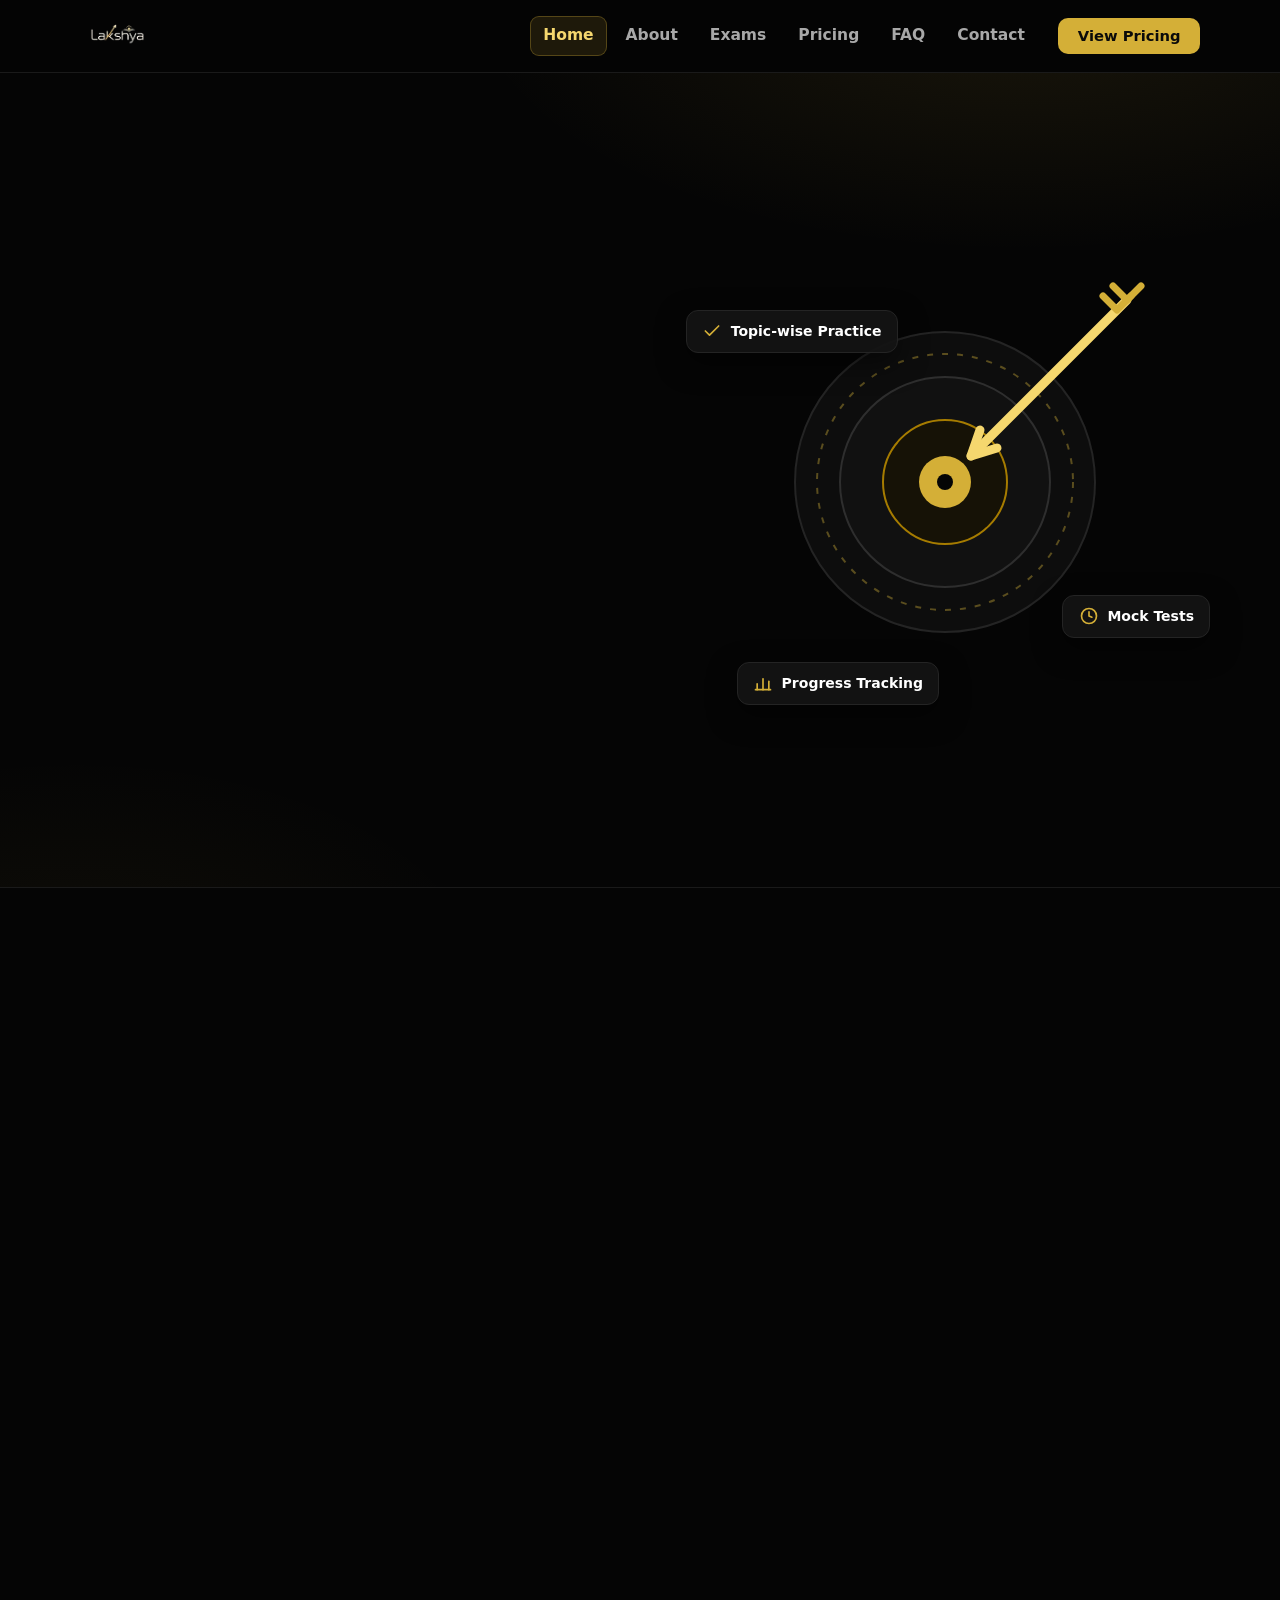
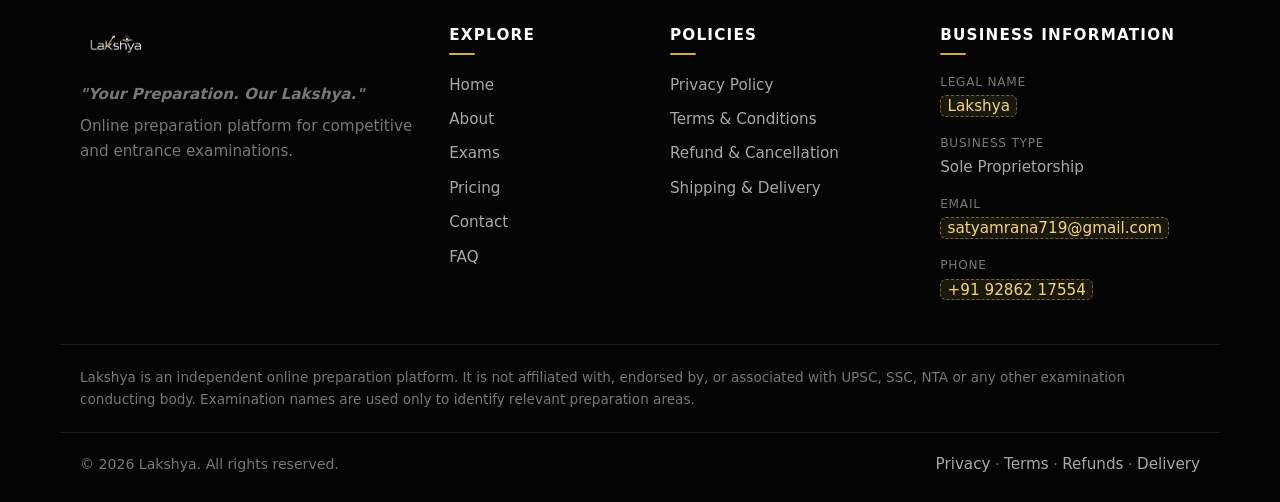
<file: index.html>
<!DOCTYPE html>
<html lang="en">
<head>
  <meta charset="UTF-8">
  <meta http-equiv="Content-Security-Policy" content="default-src 'self'; script-src 'self'; style-src 'self'; img-src 'self' data:; font-src 'self'; connect-src 'self'; form-action 'self'; base-uri 'self'; object-src 'none'">
  <meta name="viewport" content="width=device-width, initial-scale=1.0">
  <title>Lakshya — Online Exam Preparation for NDA, CDS &amp; SSC GD</title>
  <meta name="description" content="Lakshya is an online preparation platform offering structured study resources, practice questions, mock tests and previous-year question practice for NDA, CDS and SSC GD.">
  <link rel="canonical" href="https://www.REPLACE-WITH-YOUR-DOMAIN.com/">
  <meta name="robots" content="index, follow">
  <meta property="og:type" content="website">
  <meta property="og:site_name" content="Lakshya">
  <meta property="og:title" content="Lakshya — Online Exam Preparation Platform">
  <meta property="og:description" content="Structured online preparation resources for NDA, CDS and SSC GD. Prepare Smarter. Aim Higher. Achieve Your Lakshya.">
  <meta property="og:url" content="https://www.REPLACE-WITH-YOUR-DOMAIN.com/">
  <meta property="og:image" content="https://www.REPLACE-WITH-YOUR-DOMAIN.com/assets/og-image.png">
  <meta property="og:image:width" content="1200">
  <meta property="og:image:height" content="630">
  <meta property="og:locale" content="en_IN">
  <meta name="twitter:card" content="summary_large_image">
  <meta name="twitter:title" content="Lakshya — Online Exam Preparation Platform">
  <meta name="twitter:description" content="Structured online preparation resources for NDA, CDS and SSC GD.">
  <meta name="twitter:image" content="https://www.REPLACE-WITH-YOUR-DOMAIN.com/assets/og-image.png">
  <link rel="icon" type="image/svg+xml" href="assets/favicon.svg">
  <link rel="apple-touch-icon" href="assets/apple-touch-icon.png">
  <meta name="theme-color" content="#050505">
  <link rel="stylesheet" href="css/styles.css">
  <script type="application/ld+json">
  {
    "@context": "https://schema.org",
    "@type": "Organization",
    "name": "Lakshya",
    "description": "Online preparation platform for competitive and entrance examinations.",
    "url": "https://www.REPLACE-WITH-YOUR-DOMAIN.com/"
  }
  </script>
</head>
<body>
  <a class="skip-link" href="#main">Skip to main content</a>

  <header class="site-header">
    <div class="container header-inner">
      <a class="brand" href="index.html" aria-label="Lakshya — Home">
        <img class="brand-logo" src="assets/logo.png" alt="Lakshya" width="167" height="92">
      </a>
      <nav class="site-nav" id="site-nav" aria-label="Main navigation">
        <ul>
          <li><a href="index.html" aria-current="page">Home</a></li>
          <li><a href="about.html">About</a></li>
          <li><a href="exams.html">Exams</a></li>
          <li><a href="pricing.html">Pricing</a></li>
          <li><a href="faq.html">FAQ</a></li>
          <li><a href="contact.html">Contact</a></li>
        </ul>
        <div class="nav-cta-wrap">
          <a class="btn btn-accent" href="https://github.com/semwalsuraj707-cloud/lakshyaweb/releases/latest/download/app-release.apk">Download Apk, V 1.0.0</a>
          <a class="btn btn-accent" href="pricing.html">View Pricing</a>
        </div>
      </nav>
      <a class="btn btn-accent btn-sm header-cta" href="pricing.html">View Pricing</a>
      <button class="nav-toggle" type="button" aria-expanded="false" aria-controls="site-nav">
        <span class="visually-hidden">Toggle navigation menu</span>
        <svg class="icon i-menu" viewBox="0 0 24 24" fill="none" stroke="currentColor" stroke-width="2" stroke-linecap="round" aria-hidden="true" focusable="false"><line x1="4" y1="7" x2="20" y2="7"/><line x1="4" y1="12" x2="20" y2="12"/><line x1="4" y1="17" x2="20" y2="17"/></svg>
        <svg class="icon i-close" viewBox="0 0 24 24" fill="none" stroke="currentColor" stroke-width="2" stroke-linecap="round" aria-hidden="true" focusable="false"><line x1="6" y1="6" x2="18" y2="18"/><line x1="18" y1="6" x2="6" y2="18"/></svg>
      </button>
    </div>
  </header>

  <main id="main">

    <!-- ================= HERO ================= -->
    <section class="hero">
      <div class="container hero-inner">
        <div class="hero-copy" data-reveal>
          <span class="eyebrow">Online Exam Preparation Platform</span>
          <h1>Prepare Smarter. Aim Higher. Achieve Your <span class="accent">Lakshya</span>.</h1>
          <p class="lead">Lakshya provides structured online preparation resources for India's leading competitive and entrance examinations — NDA, CDS and SSC GD — so you can prepare systematically, practise consistently and track your progress.</p>
          <div class="hero-ctas">
            <a class="btn btn-primary" href="exams.html">Explore Exams
              <svg class="icon" viewBox="0 0 24 24" fill="none" stroke="currentColor" stroke-width="2" stroke-linecap="round" stroke-linejoin="round" aria-hidden="true" focusable="false"><line x1="5" y1="12" x2="19" y2="12"/><polyline points="12 5 19 12 12 19"/></svg>
            </a>
            <a class="btn btn-primary" href="https://github.com/semwalsuraj707-cloud/lakshyaweb/releases/latest/download/app-release.apk">
              Download Apk, V 1.0.0
              <svg class="icon" viewBox="0 0 24 24" fill="none" stroke="currentColor" stroke-width="2" stroke-linecap="round" stroke-linejoin="round" aria-hidden="true" focusable="false"><path d="M21 15v4a2 2 0 0 1-2 2H5a2 2 0 0 1-2-2v-4"/><polyline points="7 10 12 15 17 10"/><line x1="12" y1="15" x2="12" y2="3"/></svg>
            </a>
            <a class="btn btn-outline" href="pricing.html">View Pricing</a>
          </div>
          <p class="hero-note">Self-paced digital learning resources. Lakshya is an independent platform and is not affiliated with any examination conducting body.</p>
        </div>

        <div class="hero-visual" aria-hidden="true">
          <div class="target-wrap">
            <svg viewBox="0 0 420 420" focusable="false">
              <circle cx="210" cy="210" r="150" fill="#0d0d0d"/>
              <circle cx="210" cy="210" r="150" fill="none" stroke="#242424" stroke-width="2"/>
              <circle cx="210" cy="210" r="128" fill="none" stroke="#5a4d1e" stroke-width="2" stroke-dasharray="6 9"/>
              <circle cx="210" cy="210" r="105" fill="#111111"/>
              <circle cx="210" cy="210" r="105" fill="none" stroke="#2e2e2e" stroke-width="2"/>
              <circle cx="210" cy="210" r="62" fill="#161206"/>
              <circle cx="210" cy="210" r="62" fill="none" stroke="#A67C00" stroke-width="2"/>
              <circle cx="210" cy="210" r="26" fill="#D4AF37"/>
              <circle cx="210" cy="210" r="8" fill="#050505"/>
              <line x1="392" y1="28" x2="236" y2="184" stroke="#F5D76E" stroke-width="9" stroke-linecap="round"/>
              <polyline points="245,158 236,184 262,176" fill="none" stroke="#F5D76E" stroke-width="9" stroke-linecap="round" stroke-linejoin="round"/>
              <polyline points="378,14 392,28 406,14" fill="none" stroke="#D4AF37" stroke-width="7" stroke-linecap="round" stroke-linejoin="round"/>
              <polyline points="368,24 382,38 396,24" fill="none" stroke="#D4AF37" stroke-width="7" stroke-linecap="round" stroke-linejoin="round"/>
            </svg>
          </div>
          <div class="float-chip chip-1">
            <svg class="icon" viewBox="0 0 24 24" fill="none" stroke="currentColor" stroke-width="2" stroke-linecap="round" stroke-linejoin="round" aria-hidden="true" focusable="false"><polyline points="20 6 9 17 4 12"/></svg>
            Topic-wise Practice
          </div>
          <div class="float-chip chip-2">
            <svg class="icon" viewBox="0 0 24 24" fill="none" stroke="currentColor" stroke-width="2" stroke-linecap="round" stroke-linejoin="round" aria-hidden="true" focusable="false"><circle cx="12" cy="12" r="9"/><polyline points="12 7 12 12 15.5 13.5"/></svg>
            Mock Tests
          </div>
          <div class="float-chip chip-3">
            <svg class="icon" viewBox="0 0 24 24" fill="none" stroke="currentColor" stroke-width="2" stroke-linecap="round" stroke-linejoin="round" aria-hidden="true" focusable="false"><line x1="5" y1="20" x2="5" y2="13"/><line x1="12" y1="20" x2="12" y2="7"/><line x1="19" y1="20" x2="19" y2="10"/><line x1="3" y1="20" x2="21" y2="20"/></svg>
            Progress Tracking
          </div>
        </div>
      </div>
    </section>

    <!-- ================= WHY LAKSHYA ================= -->
    <!-- EDITABLE: keep these cards aligned with what your platform actually offers. -->
    <section class="section">
      <div class="container">
        <div class="section-head" data-reveal>
          <span class="eyebrow">Why Lakshya</span>
          <h2>Preparation, Organised</h2>
          <p>Everything you need to prepare methodically — in one place, at your own pace.</p>
        </div>
        <div class="grid cols-3">
          <article class="card" data-reveal>
            <div class="icon-box">
              <svg class="icon-lg" viewBox="0 0 24 24" fill="none" stroke="currentColor" stroke-width="2" stroke-linecap="round" stroke-linejoin="round" aria-hidden="true" focusable="false"><polygon points="12 3 21 8 12 13 3 8"/><polyline points="3 13 12 18 21 13"/></svg>
            </div>
            <h3>Structured Preparation</h3>
            <p>Exam-oriented resources organised topic by topic, so you always know what to study next.</p>
          </article>
          <article class="card" data-reveal>
            <div class="icon-box is-accent">
              <svg class="icon-lg" viewBox="0 0 24 24" fill="none" stroke="currentColor" stroke-width="2" stroke-linecap="round" stroke-linejoin="round" aria-hidden="true" focusable="false"><rect x="5" y="4" width="14" height="17" rx="2"/><rect x="9" y="2" width="6" height="4" rx="1"/><polyline points="9 13 11 15 15 11"/></svg>
            </div>
            <h3>Practice Questions</h3>
            <p>Strengthen concepts with practice questions across subjects and difficulty levels.</p>
          </article>
          <article class="card" data-reveal>
            <div class="icon-box">
              <svg class="icon-lg" viewBox="0 0 24 24" fill="none" stroke="currentColor" stroke-width="2" stroke-linecap="round" stroke-linejoin="round" aria-hidden="true" focusable="false"><circle cx="12" cy="12" r="9"/><polyline points="12 7 12 12 15.5 13.5"/></svg>
            </div>
            <h3>Mock Tests</h3>
            <p>Simulate exam conditions, manage your time and build confidence before the real thing.</p>
          </article>
          <article class="card" data-reveal>
            <div class="icon-box is-accent">
              <svg class="icon-lg" viewBox="0 0 24 24" fill="none" stroke="currentColor" stroke-width="2" stroke-linecap="round" stroke-linejoin="round" aria-hidden="true" focusable="false"><polyline points="1 4 1 10 7 10"/><path d="M3.51 15a9 9 0 1 0 2.13-9.36L1 10"/></svg>
            </div>
            <h3>Previous-Year Questions</h3>
            <p>Learn from the past with previous-year question practice for the examinations we support.</p>
          </article>
          <article class="card" data-reveal>
            <div class="icon-box">
              <svg class="icon-lg" viewBox="0 0 24 24" fill="none" stroke="currentColor" stroke-width="2" stroke-linecap="round" stroke-linejoin="round" aria-hidden="true" focusable="false"><line x1="5" y1="20" x2="5" y2="13"/><line x1="12" y1="20" x2="12" y2="7"/><line x1="19" y1="20" x2="19" y2="10"/><line x1="3" y1="20" x2="21" y2="20"/></svg>
            </div>
            <h3>Performance Analytics</h3>
            <p>Understand your strong and weak areas with clear, actionable performance insights.</p>
          </article>
          <article class="card" data-reveal>
            <div class="icon-box is-accent">
              <svg class="icon-lg" viewBox="0 0 24 24" fill="none" stroke="currentColor" stroke-width="2" stroke-linecap="round" stroke-linejoin="round" aria-hidden="true" focusable="false"><rect x="3" y="4" width="18" height="13" rx="2"/><line x1="8" y1="21" x2="16" y2="21"/><line x1="12" y1="17" x2="12" y2="21"/></svg>
            </div>
            <h3>Learn Anywhere</h3>
            <p>Self-paced digital resources you can access on your schedule — at home or on the go.</p>
          </article>
        </div>
      </div>
    </section>

    <!-- ================= EXAMS WE SUPPORT ================= -->
    <section class="section section-soft">
      <div class="container">
        <div class="section-head" data-reveal>
          <span class="eyebrow">Exams We Support</span>
          <h2>One Platform. Six Goals.</h2>
          <p>Preparation resources for defence, SSC and entrance examinations.</p>
        </div>
        <div class="grid cols-3">
          <article class="card exam-mini" data-reveal>
            <span class="exam-full">National Defence Academy</span>
            <h3>NDA</h3>
            <p>Preparation resources for the National Defence Academy examination.</p>
            <a class="text-link" href="exams.html#nda">View exam details
              <svg class="icon" viewBox="0 0 24 24" fill="none" stroke="currentColor" stroke-width="2" stroke-linecap="round" stroke-linejoin="round" aria-hidden="true" focusable="false"><line x1="5" y1="12" x2="19" y2="12"/><polyline points="12 5 19 12 12 19"/></svg>
            </a>
          </article>
          <article class="card exam-mini" data-reveal>
            <span class="exam-full">Combined Defence Services</span>
            <h3>CDS</h3>
            <p>Preparation resources for the Combined Defence Services examination.</p>
            <a class="text-link" href="exams.html#cds">View exam details
              <svg class="icon" viewBox="0 0 24 24" fill="none" stroke="currentColor" stroke-width="2" stroke-linecap="round" stroke-linejoin="round" aria-hidden="true" focusable="false"><line x1="5" y1="12" x2="19" y2="12"/><polyline points="12 5 19 12 12 19"/></svg>
            </a>
          </article>
          <article class="card exam-mini" data-reveal>
            <span class="exam-full">SSC General Duty</span>
            <h3>SSC GD</h3>
            <p>Preparation resources for SSC General Duty examination.</p>
            <a class="text-link" href="exams.html#ssc-gd">View exam details
              <svg class="icon" viewBox="0 0 24 24" fill="none" stroke="currentColor" stroke-width="2" stroke-linecap="round" stroke-linejoin="round" aria-hidden="true" focusable="false"><line x1="5" y1="12" x2="19" y2="12"/><polyline points="12 5 19 12 12 19"/></svg>
            </a>
          </article>
          </div>
      </div>
    </section>

    <!-- ================= LEARNING FEATURES ================= -->
    <!-- EDITABLE: keep this list aligned with the features your platform actually offers. -->
    <section class="section">
      <div class="container">
        <div class="split">
          <div data-reveal>
            <span class="eyebrow">Learning Features</span>
            <h2 class="split-title">Built Around How Learning Actually Works</h2>
            <p>Every Lakshya plan is designed around a simple loop: understand the topic, practise it, test yourself, and revise what needs work.</p>
            <ul class="check-list">
              <li>
                <svg class="icon" viewBox="0 0 24 24" fill="none" stroke="currentColor" stroke-width="2.4" stroke-linecap="round" stroke-linejoin="round" aria-hidden="true" focusable="false"><polyline points="20 6 9 17 4 12"/></svg>
                <span><strong>Topic-wise preparation</strong> — study the syllabus in a planned, logical order.</span>
              </li>
              <li>
                <svg class="icon" viewBox="0 0 24 24" fill="none" stroke="currentColor" stroke-width="2.4" stroke-linecap="round" stroke-linejoin="round" aria-hidden="true" focusable="false"><polyline points="20 6 9 17 4 12"/></svg>
                <span><strong>Practice questions</strong> — apply every concept immediately after learning it.</span>
              </li>
              <li>
                <svg class="icon" viewBox="0 0 24 24" fill="none" stroke="currentColor" stroke-width="2.4" stroke-linecap="round" stroke-linejoin="round" aria-hidden="true" focusable="false"><polyline points="20 6 9 17 4 12"/></svg>
                <span><strong>Mock tests</strong> — rehearse real exam timing and pressure.</span>
              </li>
              <li>
                <svg class="icon" viewBox="0 0 24 24" fill="none" stroke="currentColor" stroke-width="2.4" stroke-linecap="round" stroke-linejoin="round" aria-hidden="true" focusable="false"><polyline points="20 6 9 17 4 12"/></svg>
                <span><strong>Previous-year-question practice</strong> — understand how concepts have been asked before.</span>
              </li>
              <li>
                <svg class="icon" viewBox="0 0 24 24" fill="none" stroke="currentColor" stroke-width="2.4" stroke-linecap="round" stroke-linejoin="round" aria-hidden="true" focusable="false"><polyline points="20 6 9 17 4 12"/></svg>
                <span><strong>Performance analytics</strong> — see which topics need more attention.</span>
              </li>
              <li>
                <svg class="icon" viewBox="0 0 24 24" fill="none" stroke="currentColor" stroke-width="2.4" stroke-linecap="round" stroke-linejoin="round" aria-hidden="true" focusable="false"><polyline points="20 6 9 17 4 12"/></svg>
                <span><strong>Structured learning resources</strong> — organised material instead of scattered sources.</span>
              </li>
              <li>
                <svg class="icon" viewBox="0 0 24 24" fill="none" stroke="currentColor" stroke-width="2.4" stroke-linecap="round" stroke-linejoin="round" aria-hidden="true" focusable="false"><polyline points="20 6 9 17 4 12"/></svg>
                <span><strong>Progress tracking</strong> — know exactly how far you have come and what is left.</span>
              </li>
            </ul>
            <p class="mt-2"><small>Feature availability may vary by examination and by plan. See the <a href="pricing.html">Pricing</a> page for plan details.</small></p>
          </div>
          <div class="premium-panel" data-reveal>
            <h3>Premium Learning</h3>
            <p class="premium-lead">Go further with the complete Lakshya preparation system.</p>
            <ul class="premium-list">
              <li>Premium learning resources for your exam</li>
              <li>Additional practice and test access</li>
              <li>Performance analytics where available</li>
              <li>Structured preparation path from basics to revision</li>
              <li>Progress tracking across topics</li>
            </ul>
            <a class="btn btn-accent btn-block" href="pricing.html">View Pricing</a>
            <p class="premium-note">Free plan available — see Pricing for details.</p>
          </div>
        </div>
      </div>
    </section>

    <!-- ================= HOW LAKSHYA WORKS ================= -->
    <section class="section section-soft">
      <div class="container">
        <div class="section-head" data-reveal>
          <span class="eyebrow">How It Works</span>
          <h2>How Lakshya Works</h2>
          <p>From choosing your exam to tracking your progress — four simple steps.</p>
        </div>
        <div class="grid cols-4">
          <article class="card step" data-reveal>
            <span class="step-num">1</span>
            <h3>Choose your exam</h3>
            <p>Pick the examination you are preparing for — NDA, CDS or SSC GD.</p>
          </article>
          <article class="card step" data-reveal>
            <span class="step-num">2</span>
            <h3>Pick your plan</h3>
            <p>Start with the Free plan or unlock Premium for the full set of preparation resources.</p>
          </article>
          <article class="card step" data-reveal>
            <span class="step-num">3</span>
            <h3>Learn &amp; practise</h3>
            <p>Work through structured topics, practice questions, mock tests and previous-year questions.</p>
          </article>
          <article class="card step" data-reveal>
            <span class="step-num">4</span>
            <h3>Track &amp; revise</h3>
            <p>Follow your progress, focus on weak areas and revise systematically before exam day.</p>
          </article>
        </div>
      </div>
    </section>

    <!-- ================= FAQ PREVIEW ================= -->
    <section class="section">
      <div class="container">
        <div class="section-head" data-reveal>
          <span class="eyebrow">FAQ</span>
          <h2>Questions, Answered Honestly</h2>
          <p>Straight answers about how Lakshya works.</p>
        </div>
        <div class="faq-list">
          <details class="faq-item" data-reveal>
            <summary>
              What is Lakshya?
              <svg class="icon" viewBox="0 0 24 24" fill="none" stroke="currentColor" stroke-width="2" stroke-linecap="round" stroke-linejoin="round" aria-hidden="true" focusable="false"><polyline points="6 9 12 15 18 9"/></svg>
            </summary>
            <div class="faq-a">
              <p>Lakshya is an online preparation platform offering structured learning resources, practice questions, mock tests and previous-year question practice for competitive and entrance examinations in India. It is operated as a sole proprietorship.</p>
            </div>
          </details>
          <details class="faq-item" data-reveal>
            <summary>
              Which examinations does Lakshya support?
              <svg class="icon" viewBox="0 0 24 24" fill="none" stroke="currentColor" stroke-width="2" stroke-linecap="round" stroke-linejoin="round" aria-hidden="true" focusable="false"><polyline points="6 9 12 15 18 9"/></svg>
            </summary>
            <div class="faq-a">
              <p>We currently provide preparation resources for NDA, CDS and SSC GD. See the <a href="exams.html">Exams page</a> for details.</p>
            </div>
          </details>
          <details class="faq-item" data-reveal>
            <summary>
              Is Lakshya affiliated with UPSC or SSC?
              <svg class="icon" viewBox="0 0 24 24" fill="none" stroke="currentColor" stroke-width="2" stroke-linecap="round" stroke-linejoin="round" aria-hidden="true" focusable="false"><polyline points="6 9 12 15 18 9"/></svg>
            </summary>
            <div class="faq-a">
              <p>No. Lakshya is an independent education platform. It is not affiliated with, endorsed by, or associated with UPSC, SSC, NTA or any government body. Examination names are used only to identify relevant preparation areas. Always verify official exam details from official notifications.</p>
            </div>
          </details>
          <details class="faq-item" data-reveal>
            <summary>
              Does Lakshya guarantee examination selection?
              <svg class="icon" viewBox="0 0 24 24" fill="none" stroke="currentColor" stroke-width="2" stroke-linecap="round" stroke-linejoin="round" aria-hidden="true" focusable="false"><polyline points="6 9 12 15 18 9"/></svg>
            </summary>
            <div class="faq-a">
              <p>No. Lakshya provides educational preparation resources only. We do not and cannot guarantee examination results, ranks, admissions, selection or employment. Outcomes depend on each learner's effort and performance.</p>
            </div>
          </details>
        </div>
        <p class="text-center mt-3" data-reveal><a class="btn btn-outline" href="faq.html">View All FAQs</a></p>
      </div>
    </section>

    <!-- ================= CONTACT CTA ================= -->
    <section class="section section-soft">
      <div class="container">
        <div class="cta-band" data-reveal>
          <h2>Have Questions About Lakshya?</h2>
          <p>Whether it is about plans, payments or preparation — we are happy to help. Reach out and we will respond as soon as we can.</p>
          <div class="hero-ctas">
            <a class="btn btn-light" href="https://github.com/semwalsuraj707-cloud/lakshyaweb/releases/latest/download/app-release.apk">Download Apk, V 1.0.0</a>
            <a class="btn btn-light" href="contact.html">Contact Us</a>
            <a class="btn btn-ghost-light" href="faq.html">Read the FAQ</a>
          </div>
        </div>
      </div>
    </section>

  </main>

  <!-- ================= FOOTER ================= -->
  <footer class="site-footer">
    <div class="container footer-grid">
      <div class="footer-brand">
        <a class="brand" href="index.html" aria-label="Lakshya — Home">
          <img class="brand-logo" src="assets/logo.png" alt="Lakshya" width="167" height="92">
        </a>
        <p class="footer-tagline">"Your Preparation. Our Lakshya."</p>
        <p>Online preparation platform for competitive and entrance examinations.</p>
      </div>
      <nav aria-label="Footer — explore">
        <h3>Explore</h3>
        <ul>
          <li><a href="index.html">Home</a></li>
          <li><a href="about.html">About</a></li>
          <li><a href="exams.html">Exams</a></li>
          <li><a href="pricing.html">Pricing</a></li>
          <li><a href="contact.html">Contact</a></li>
          <li><a href="faq.html">FAQ</a></li>
        </ul>
      </nav>
      <nav aria-label="Footer — policies">
        <h3>Policies</h3>
        <ul>
          <li><a href="privacy-policy.html">Privacy Policy</a></li>
          <li><a href="terms.html">Terms &amp; Conditions</a></li>
          <li><a href="refund-policy.html">Refund &amp; Cancellation</a></li>
          <li><a href="shipping-policy.html">Shipping &amp; Delivery</a></li>
        </ul>
      </nav>
      <div class="footer-info">
        <h3>Business Information</h3>
        <dl class="footer-info-list">
          <dt>Legal Name</dt>
          <dd><span class="ph">Lakshya</span></dd>
          <dt>Business Type</dt>
          <dd>Sole Proprietorship</dd>
          <dt>Email</dt>
          <dd><span class="ph">satyamrana719@gmail.com</span></dd>
          <dt>Phone</dt>
          <dd><span class="ph">+91 92862 17554</span></dd>
        </dl>
      </div>
    </div>
    <div class="container footer-disclaimer">
      <p>Lakshya is an independent online preparation platform. It is not affiliated with, endorsed by, or associated with UPSC, SSC, NTA or any other examination conducting body. Examination names are used only to identify relevant preparation areas.</p>
    </div>
    <div class="container footer-bottom">
      <p>© <span class="js-year">2026</span> Lakshya. All rights reserved.</p>
      <p><a href="privacy-policy.html">Privacy</a> · <a href="terms.html">Terms</a> · <a href="refund-policy.html">Refunds</a> · <a href="shipping-policy.html">Delivery</a></p>
    </div>
  </footer>

  <script src="js/main.js" defer></script>
</body>
</html>
</file>
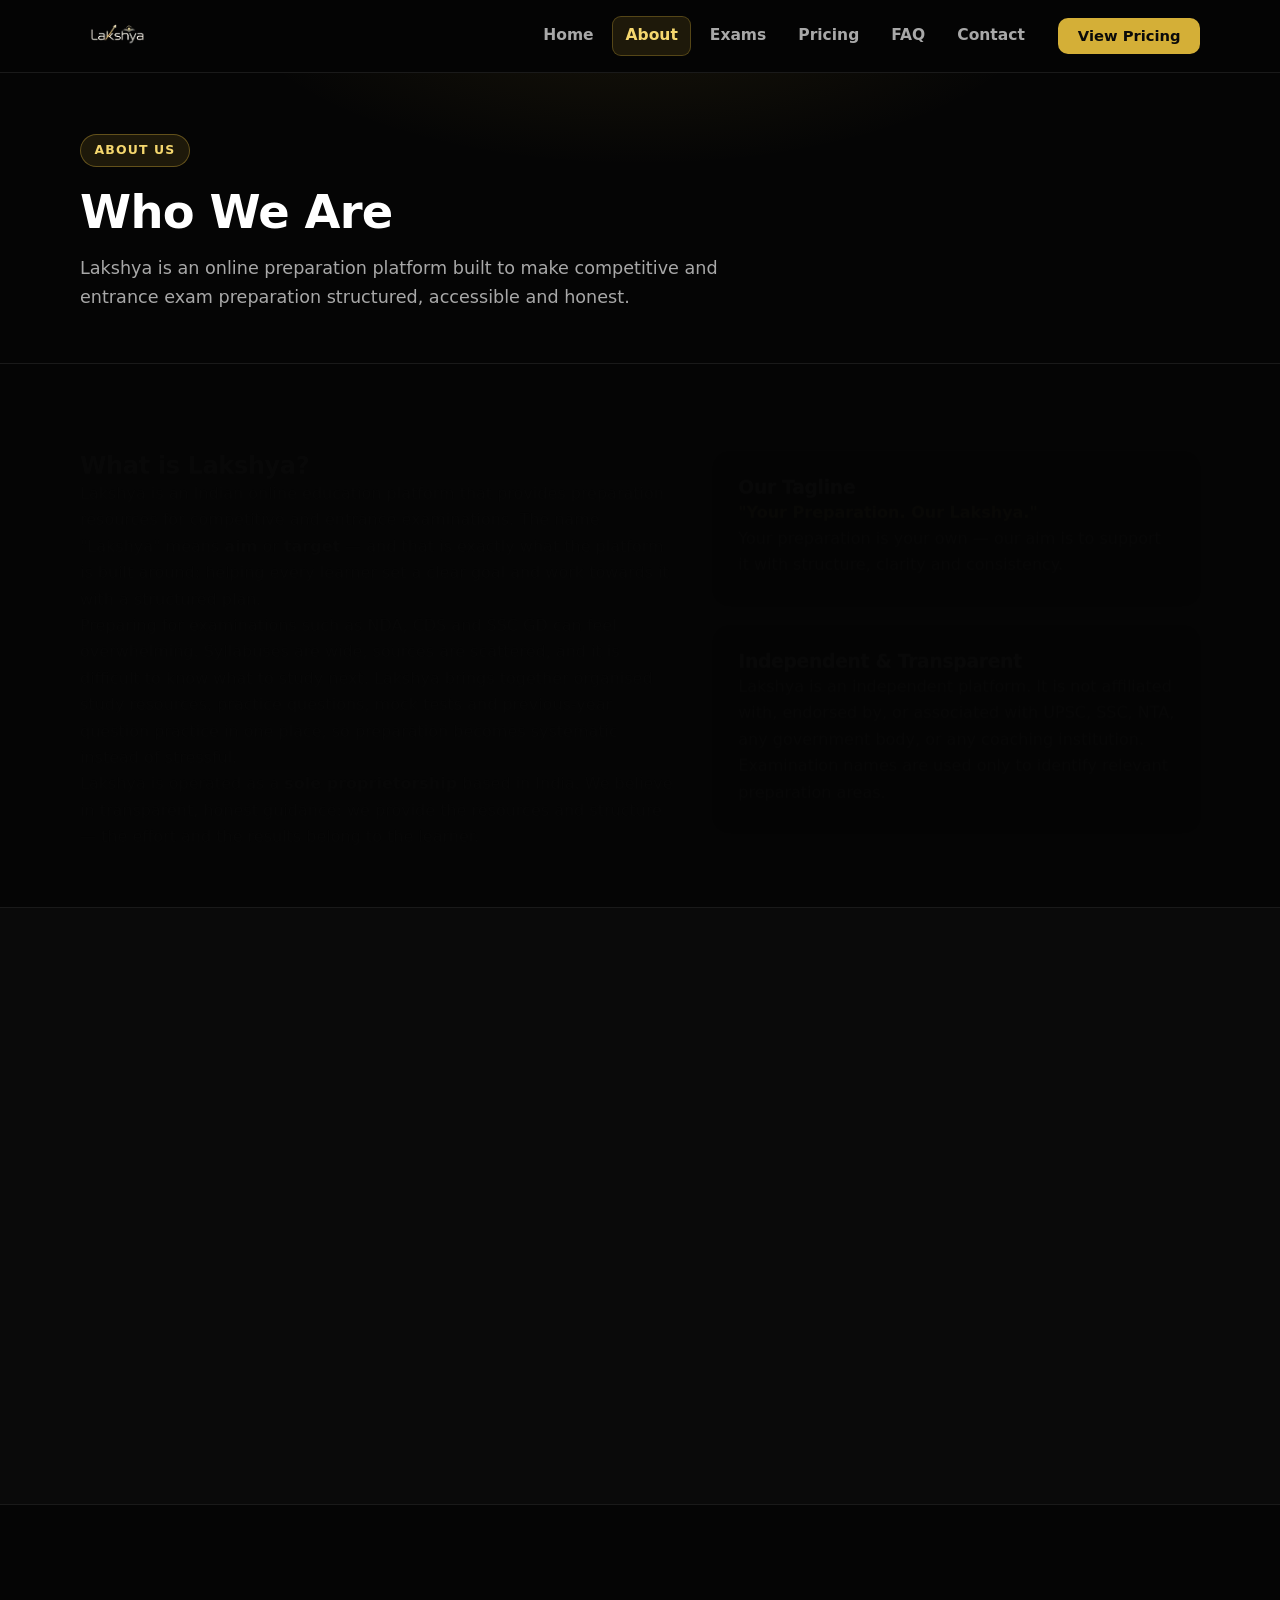
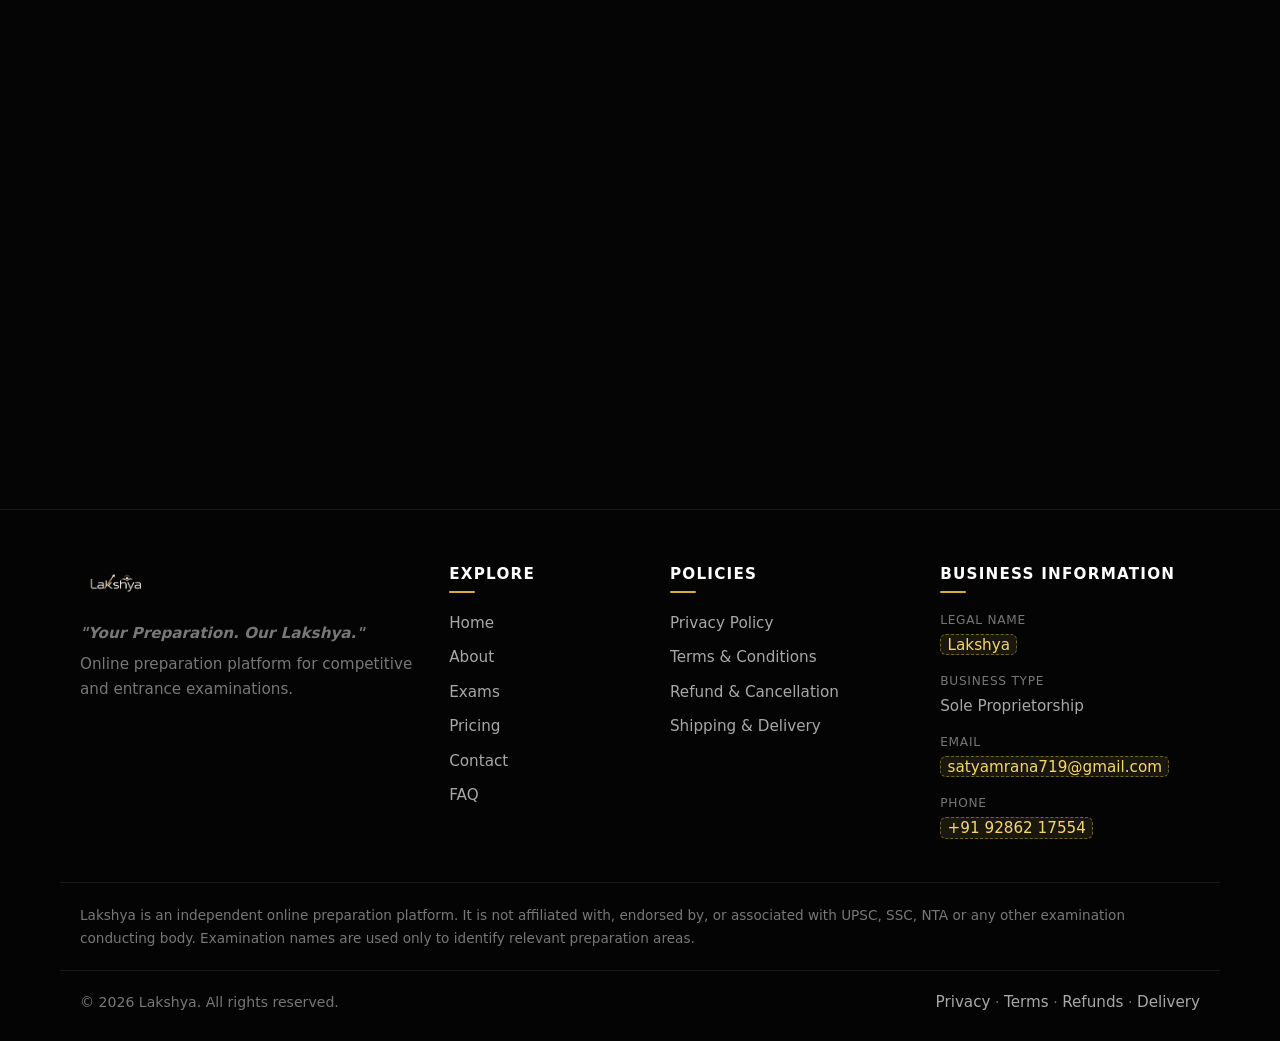
<file: about.html>
<!DOCTYPE html>
<html lang="en">
<head>
  <meta charset="UTF-8">
  <meta http-equiv="Content-Security-Policy" content="default-src 'self'; script-src 'self'; style-src 'self'; img-src 'self' data:; font-src 'self'; connect-src 'self'; form-action 'self'; base-uri 'self'; object-src 'none'">
  <meta name="viewport" content="width=device-width, initial-scale=1.0">
  <title>About Us | Lakshya — Online Exam Preparation Platform</title>
  <meta name="description" content="Learn about Lakshya — an Indian online preparation platform for NDA, CDS and SSC GD. Our mission, our approach to exam preparation, and official business information.">
  <link rel="canonical" href="https://www.REPLACE-WITH-YOUR-DOMAIN.com/about.html">
  <meta name="robots" content="index, follow">
  <meta property="og:type" content="website">
  <meta property="og:site_name" content="Lakshya">
  <meta property="og:title" content="About Lakshya">
  <meta property="og:description" content="Lakshya is an online preparation platform for competitive and entrance examinations. Our mission, approach, and official business information.">
  <meta property="og:url" content="https://www.REPLACE-WITH-YOUR-DOMAIN.com/about.html">
  <meta property="og:image" content="https://www.REPLACE-WITH-YOUR-DOMAIN.com/assets/og-image.png">
  <meta property="og:image:width" content="1200">
  <meta property="og:image:height" content="630">
  <meta property="og:locale" content="en_IN">
  <meta name="twitter:card" content="summary_large_image">
  <meta name="twitter:title" content="About Lakshya">
  <meta name="twitter:description" content="Lakshya is an online preparation platform for competitive and entrance examinations.">
  <meta name="twitter:image" content="https://www.REPLACE-WITH-YOUR-DOMAIN.com/assets/og-image.png">
  <link rel="icon" type="image/svg+xml" href="assets/favicon.svg">
  <link rel="apple-touch-icon" href="assets/apple-touch-icon.png">
  <meta name="theme-color" content="#050505">
  <link rel="stylesheet" href="css/styles.css">
</head>
<body>
  <a class="skip-link" href="#main">Skip to main content</a>

  <header class="site-header">
    <div class="container header-inner">
      <a class="brand" href="index.html" aria-label="Lakshya — Home">
        <img class="brand-logo" src="assets/logo.png" alt="Lakshya" width="167" height="92">
      </a>
      <nav class="site-nav" id="site-nav" aria-label="Main navigation">
        <ul>
          <li><a href="index.html">Home</a></li>
          <li><a href="about.html" aria-current="page">About</a></li>
          <li><a href="exams.html">Exams</a></li>
          <li><a href="pricing.html">Pricing</a></li>
          <li><a href="faq.html">FAQ</a></li>
          <li><a href="contact.html">Contact</a></li>
        </ul>
        <div class="nav-cta-wrap">
          <a class="btn btn-accent" href="https://github.com/semwalsuraj707-cloud/lakshyaweb/releases/latest/download/app-release.apk">Download Apk, V 1.0.0</a>
          <a class="btn btn-accent" href="pricing.html">View Pricing</a>
        </div>
      </nav>
      <a class="btn btn-accent btn-sm header-cta" href="pricing.html">View Pricing</a>
      <button class="nav-toggle" type="button" aria-expanded="false" aria-controls="site-nav">
        <span class="visually-hidden">Toggle navigation menu</span>
        <svg class="icon i-menu" viewBox="0 0 24 24" fill="none" stroke="currentColor" stroke-width="2" stroke-linecap="round" aria-hidden="true" focusable="false"><line x1="4" y1="7" x2="20" y2="7"/><line x1="4" y1="12" x2="20" y2="12"/><line x1="4" y1="17" x2="20" y2="17"/></svg>
        <svg class="icon i-close" viewBox="0 0 24 24" fill="none" stroke="currentColor" stroke-width="2" stroke-linecap="round" aria-hidden="true" focusable="false"><line x1="6" y1="6" x2="18" y2="18"/><line x1="18" y1="6" x2="6" y2="18"/></svg>
      </button>
    </div>
  </header>

  <main id="main">

    <!-- ================= PAGE HERO ================= -->
    <section class="page-hero">
      <div class="container">
        <span class="eyebrow">About Us</span>
        <h1>Who We Are</h1>
        <p class="lead">Lakshya is an online preparation platform built to make competitive and entrance exam preparation structured, accessible and honest.</p>
      </div>
    </section>

    <!-- ================= WHAT IS LAKSHYA ================= -->
    <section class="section">
      <div class="container">
        <div class="about-grid">
          <div data-reveal>
            <h2>What is Lakshya?</h2>
            <p>Lakshya is an Indian online education platform that provides preparation resources for competitive and entrance examinations. The name "Lakshya" means <strong>aim</strong> or <strong>target</strong> — and that is exactly what the platform is built around: helping every learner set a clear goal and work towards it with a structured plan.</p>
            <p>Preparing for examinations such as NDA, CDS and SSC GD can feel overwhelming. Syllabuses are wide, sources are scattered, and it is difficult to know what to study next. Lakshya brings together organised study resources, practice questions, mock tests and previous-year question practice in one place, so preparation becomes systematic instead of stressful.</p>
            <p>Lakshya is operated as a <strong>sole proprietorship</strong> based in India. We believe in transparent, honest guidance: we provide the resources and structure — the effort and the results belong to the learner.</p>
          </div>
          <div class="about-side" data-reveal>
            <div class="mini-panel">
              <h3>Our Tagline</h3>
              <p class="tagline">"Your Preparation. Our Lakshya."</p>
              <p>Your preparation is your own — our aim is to support it with structure, clarity and consistency.</p>
            </div>
            <div class="mini-panel is-accent">
              <h3>Independent &amp; Transparent</h3>
              <p>Lakshya is an independent platform. It is not affiliated with, endorsed by, or associated with UPSC, SSC, NTA, any government body, or any coaching institution. Examination names are used only to identify relevant preparation areas.</p>
            </div>
          </div>
        </div>
      </div>
    </section>

    <!-- ================= MISSION ================= -->
    <section class="section section-soft">
      <div class="container">
        <div class="section-head" data-reveal>
          <span class="eyebrow">Our Purpose</span>
          <h2>Our Mission</h2>
          <p>To make high-quality, structured exam preparation accessible to every learner in India — regardless of location, background or budget.</p>
        </div>
        <div class="grid cols-3">
          <article class="card" data-reveal>
            <div class="icon-box">
              <svg class="icon-lg" viewBox="0 0 24 24" fill="none" stroke="currentColor" stroke-width="2" stroke-linecap="round" stroke-linejoin="round" aria-hidden="true" focusable="false"><path d="M2 3h6a4 4 0 0 1 4 4v14a3 3 0 0 0-3-3H2z"/><path d="M22 3h-6a4 4 0 0 0-4 4v14a3 3 0 0 1 3-3h7z"/></svg>
            </div>
            <h3>Structure over chaos</h3>
            <p>Replace scattered sources with a clear, topic-wise preparation path for each examination we support.</p>
          </article>
          <article class="card" data-reveal>
            <div class="icon-box is-accent">
              <svg class="icon-lg" viewBox="0 0 24 24" fill="none" stroke="currentColor" stroke-width="2" stroke-linecap="round" stroke-linejoin="round" aria-hidden="true" focusable="false"><circle cx="12" cy="12" r="9"/><polyline points="12 7 12 12 15.5 13.5"/></svg>
            </div>
            <h3>Consistency over shortcuts</h3>
            <p>Daily practice, regular revision and honest feedback beat last-minute cramming. Our resources are designed for steady progress.</p>
          </article>
          <article class="card" data-reveal>
            <div class="icon-box">
              <svg class="icon-lg" viewBox="0 0 24 24" fill="none" stroke="currentColor" stroke-width="2" stroke-linecap="round" stroke-linejoin="round" aria-hidden="true" focusable="false"><rect x="5" y="11" width="14" height="9" rx="2"/><path d="M8 11V7a4 4 0 0 1 8 0v4"/></svg>
            </div>
            <h3>Honesty over hype</h3>
            <p>We never promise selections, ranks or jobs. We provide preparation resources — and we say so plainly.</p>
          </article>
        </div>
      </div>
    </section>

    <!-- ================= APPROACH ================= -->
    <section class="section">
      <div class="container">
        <div class="section-head" data-reveal>
          <span class="eyebrow">Our Approach</span>
          <h2>How We Think About Exam Preparation</h2>
          <p>Four principles guide every resource we build.</p>
        </div>
        <div class="grid cols-2">
          <article class="card" data-reveal>
            <h3>1. Syllabus-first planning</h3>
            <p>We organise preparation around the official syllabus areas of each examination, broken into manageable topics with a logical study order.</p>
          </article>
          <article class="card" data-reveal>
            <h3>2. Practice-driven learning</h3>
            <p>Concepts are reinforced with practice questions, mock tests and previous-year question practice, because testing yourself is how learning sticks.</p>
          </article>
          <article class="card" data-reveal>
            <h3>3. Self-paced flexibility</h3>
            <p>School, college and work schedules differ. Our resources are digital and self-paced, so learners study when it suits them best.</p>
          </article>
          <article class="card" data-reveal>
            <h3>4. Honest guidance</h3>
            <p>We do not promise selections, ranks, admissions or jobs. We provide preparation resources and clear information — and we always advise learners to verify exam details in official notifications.</p>
          </article>
        </div>

        <div class="chip-block" data-reveal>
          <h3 class="text-center chip-block-title">Examinations We Support</h3>
          <p class="chip-row center">
            <span class="chip">NDA</span>
            <span class="chip">CDS</span>
            <span class="chip">SSC GD</span>
          </p>
          <p class="text-center mt-2"><a class="text-link" href="exams.html">Explore the exams directory</a></p>
        </div>
      </div>
    </section>

    <!-- ================= WHY LEARNERS CAN USE LAKSHYA ================= -->
    <section class="section section-soft">
      <div class="container">
        <div class="about-grid">
          <div data-reveal>
            <h2>Why Prepare With Lakshya?</h2>
            <ul class="check-list">
              <li>
                <svg class="icon" viewBox="0 0 24 24" fill="none" stroke="currentColor" stroke-width="2.4" stroke-linecap="round" stroke-linejoin="round" aria-hidden="true" focusable="false"><polyline points="20 6 9 17 4 12"/></svg>
                <span><strong>Everything organised in one place</strong> — study resources, practice and tests mapped to your exam.</span>
              </li>
              <li>
                <svg class="icon" viewBox="0 0 24 24" fill="none" stroke="currentColor" stroke-width="2.4" stroke-linecap="round" stroke-linejoin="round" aria-hidden="true" focusable="false"><polyline points="20 6 9 17 4 12"/></svg>
                <span><strong>Self-paced and fully digital</strong> — no commuting, no fixed schedules, learn on any device.</span>
              </li>
              <li>
                <svg class="icon" viewBox="0 0 24 24" fill="none" stroke="currentColor" stroke-width="2.4" stroke-linecap="round" stroke-linejoin="round" aria-hidden="true" focusable="false"><polyline points="20 6 9 17 4 12"/></svg>
                <span><strong>A free plan to start with</strong> — try basic resources before choosing Premium.</span>
              </li>
              <li>
                <svg class="icon" viewBox="0 0 24 24" fill="none" stroke="currentColor" stroke-width="2.4" stroke-linecap="round" stroke-linejoin="round" aria-hidden="true" focusable="false"><polyline points="20 6 9 17 4 12"/></svg>
                <span><strong>Transparent pricing and policies</strong> — plan features, refund and delivery terms are published openly on this website.</span>
              </li>
              <li>
                <svg class="icon" viewBox="0 0 24 24" fill="none" stroke="currentColor" stroke-width="2.4" stroke-linecap="round" stroke-linejoin="round" aria-hidden="true" focusable="false"><polyline points="20 6 9 17 4 12"/></svg>
                <span><strong>Honest communication</strong> — no unrealistic promises about results, ever.</span>
              </li>
            </ul>
            <div class="hero-ctas">
              <a class="btn btn-primary" href="exams.html">Explore Exams</a>
              <a class="btn btn-outline" href="pricing.html">View Pricing</a>
            </div>
          </div>
          <div class="about-side" data-reveal>
            <div class="mini-panel is-navy">
              <h3>Our Focus</h3>
              <p>Structured and accessible digital preparation. We aim to keep Lakshya simple, affordable and genuinely useful — a calm, organised way to prepare for the examinations that matter to you.</p>
            </div>
            <div class="mini-panel">
              <h3>Always Verify Officially</h3>
              <p>Exam dates, eligibility and patterns change. Always confirm the latest details from the official notifications and websites of the respective examination conducting bodies.</p>
            </div>
          </div>
        </div>
      </div>
    </section>

    <!-- ================= BUSINESS INFORMATION ================= -->
    <section class="section" id="business-information">
      <div class="container">
        <div class="section-head" data-reveal>
          <span class="eyebrow">Official Details</span>
          <h2>Business Information</h2>
          <p>The official business details of Lakshya. Values shown as highlighted placeholders are to be completed by the business owner.</p>
        </div>
        <div class="biz-info" data-reveal>
          <dl>
            <dt>Business Name</dt>
            <dd><span class="ph">Lakshya</span></dd>
            <dt>Brand Name</dt>
            <dd>Lakshya</dd>
            <dt>Business Type</dt>
            <dd>Sole Proprietorship</dd>
            <dt>Business Email</dt>
            <dd><span class="ph">satyamrana719@gmail.com</span></dd>
            <dt>Phone</dt>
            <dd><span class="ph">+91 92862 17554</span></dd>
          </dl>
        </div>
        <p class="note mt-3" data-reveal>
          <strong>Note:</strong> Lakshya operates as a sole proprietorship. It is not a private limited company, LLP or partnership, and it is not affiliated with any government body or examination conducting authority.
        </p>
      </div>
    </section>
  </main>

  <!-- ================= FOOTER ================= -->
  <footer class="site-footer">
    <div class="container footer-grid">
      <div class="footer-brand">
        <a class="brand" href="index.html" aria-label="Lakshya — Home">
          <img class="brand-logo" src="assets/logo.png" alt="Lakshya" width="167" height="92">
        </a>
        <p class="footer-tagline">"Your Preparation. Our Lakshya."</p>
        <p>Online preparation platform for competitive and entrance examinations.</p>
      </div>
      <nav aria-label="Footer — explore">
        <h3>Explore</h3>
        <ul>
          <li><a href="index.html">Home</a></li>
          <li><a href="about.html">About</a></li>
          <li><a href="exams.html">Exams</a></li>
          <li><a href="pricing.html">Pricing</a></li>
          <li><a href="contact.html">Contact</a></li>
          <li><a href="faq.html">FAQ</a></li>
        </ul>
      </nav>
      <nav aria-label="Footer — policies">
        <h3>Policies</h3>
        <ul>
          <li><a href="privacy-policy.html">Privacy Policy</a></li>
          <li><a href="terms.html">Terms &amp; Conditions</a></li>
          <li><a href="refund-policy.html">Refund &amp; Cancellation</a></li>
          <li><a href="shipping-policy.html">Shipping &amp; Delivery</a></li>
        </ul>
      </nav>
      <div class="footer-info">
        <h3>Business Information</h3>
        <dl class="footer-info-list">
          <dt>Legal Name</dt>
          <dd><span class="ph">Lakshya</span></dd>
          <dt>Business Type</dt>
          <dd>Sole Proprietorship</dd>
          <dt>Email</dt>
          <dd><span class="ph">satyamrana719@gmail.com</span></dd>
          <dt>Phone</dt>
          <dd><span class="ph">+91 92862 17554</span></dd>
        </dl>
      </div>
    </div>
    <div class="container footer-disclaimer">
      <p>Lakshya is an independent online preparation platform. It is not affiliated with, endorsed by, or associated with UPSC, SSC, NTA or any other examination conducting body. Examination names are used only to identify relevant preparation areas.</p>
    </div>
    <div class="container footer-bottom">
      <p>© <span class="js-year">2026</span> Lakshya. All rights reserved.</p>
      <p><a href="privacy-policy.html">Privacy</a> · <a href="terms.html">Terms</a> · <a href="refund-policy.html">Refunds</a> · <a href="shipping-policy.html">Delivery</a></p>
    </div>
  </footer>

  <script src="js/main.js" defer></script>
</body>
</html>
</file>
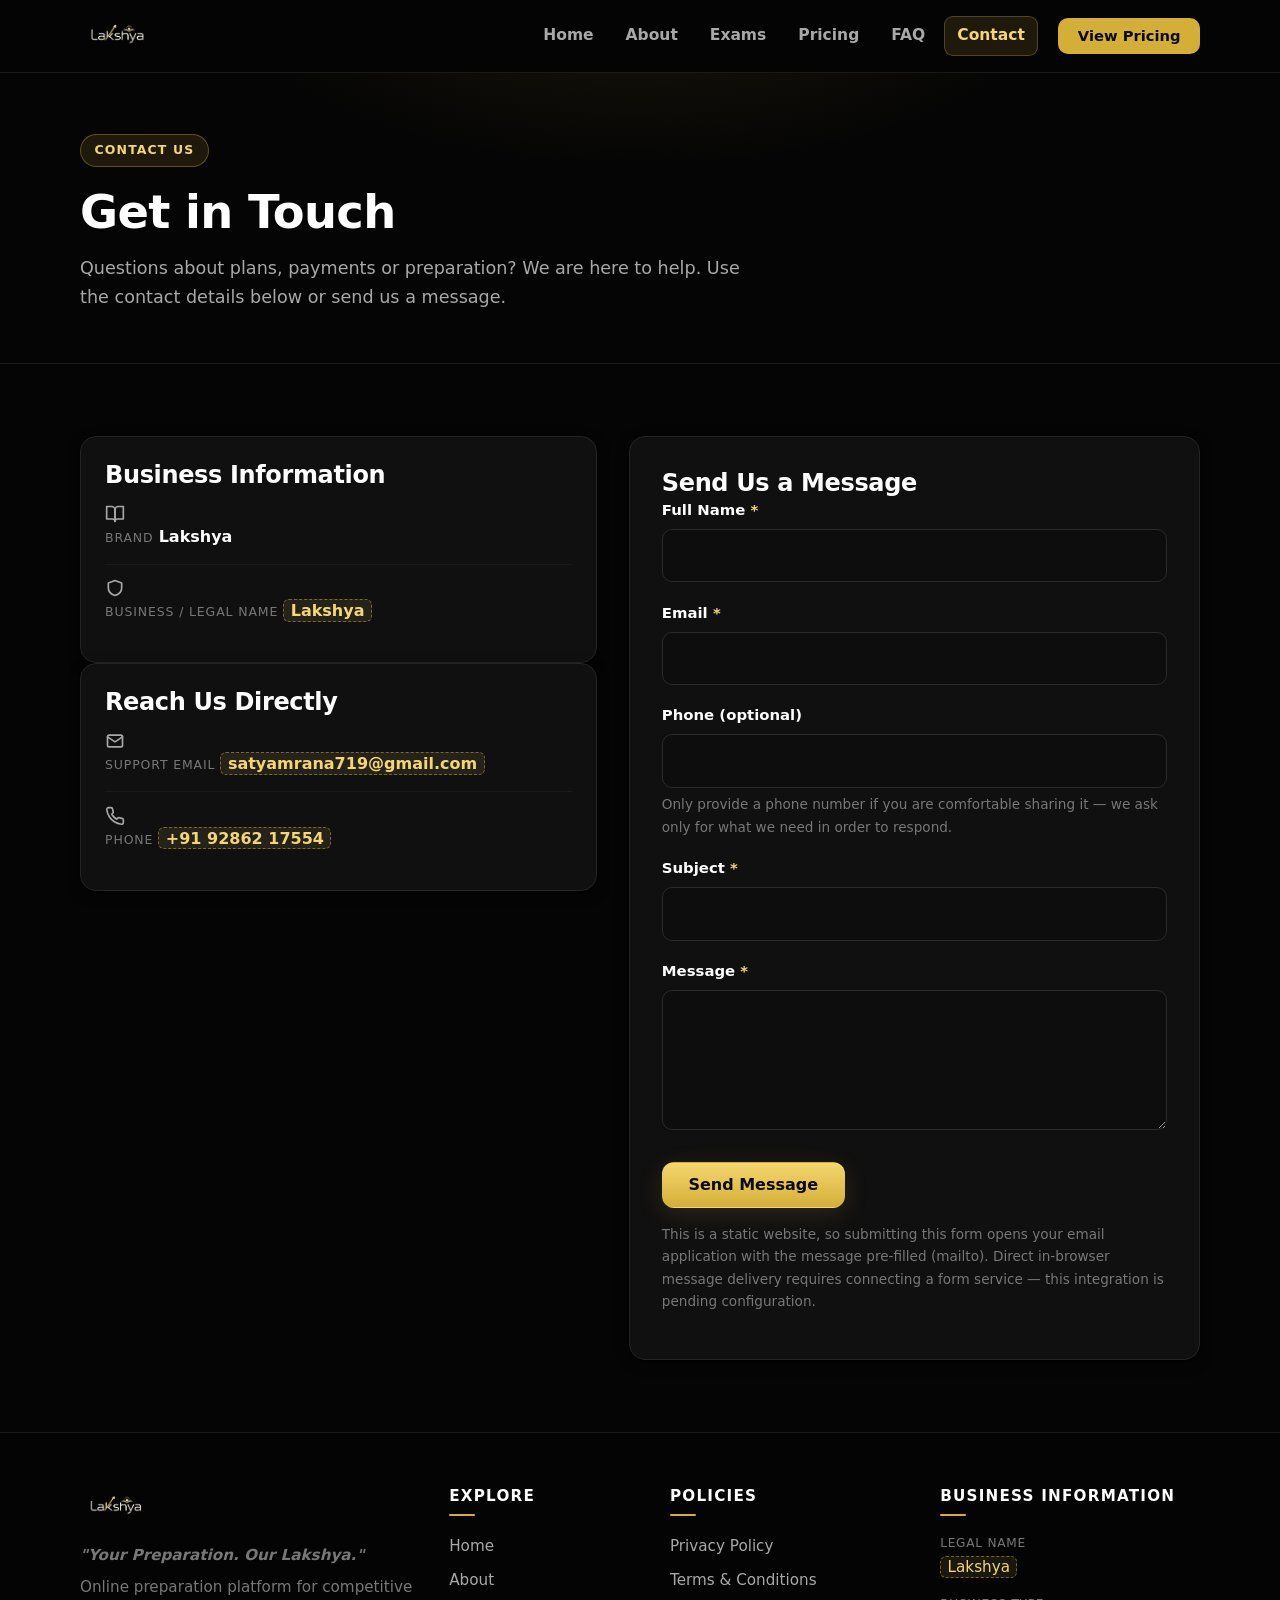
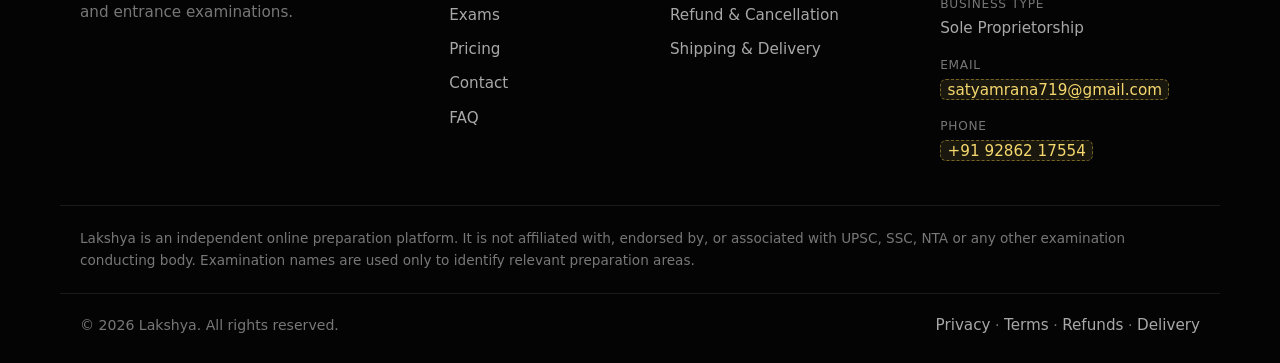
<file: contact.html>
<!DOCTYPE html>
<html lang="en">
<head>
  <meta charset="UTF-8">
  <meta http-equiv="Content-Security-Policy" content="default-src 'self'; script-src 'self'; style-src 'self'; img-src 'self' data:; font-src 'self'; connect-src 'self'; form-action 'self'; base-uri 'self'; object-src 'none'">
  <meta name="viewport" content="width=device-width, initial-scale=1.0">
  <title>Contact Us | Lakshya — Online Exam Preparation Platform</title>
  <meta name="description" content="Contact Lakshya for support, business enquiries and payment-related questions. Find our official business details, support email and contact form.">
  <link rel="canonical" href="https://www.REPLACE-WITH-YOUR-DOMAIN.com/contact.html">
  <meta name="robots" content="index, follow">
  <meta property="og:type" content="website">
  <meta property="og:site_name" content="Lakshya">
  <meta property="og:title" content="Contact Lakshya">
  <meta property="og:description" content="Support, business enquiries and payment support — official contact details for Lakshya.">
  <meta property="og:url" content="https://www.REPLACE-WITH-YOUR-DOMAIN.com/contact.html">
  <meta property="og:image" content="https://www.REPLACE-WITH-YOUR-DOMAIN.com/assets/og-image.png">
  <meta property="og:image:width" content="1200">
  <meta property="og:image:height" content="630">
  <meta property="og:locale" content="en_IN">
  <meta name="twitter:card" content="summary_large_image">
  <meta name="twitter:title" content="Contact Lakshya">
  <meta name="twitter:description" content="Support, business enquiries and payment support — official contact details for Lakshya.">
  <meta name="twitter:image" content="https://www.REPLACE-WITH-YOUR-DOMAIN.com/assets/og-image.png">
  <link rel="icon" type="image/svg+xml" href="assets/favicon.svg">
  <link rel="apple-touch-icon" href="assets/apple-touch-icon.png">
  <meta name="theme-color" content="#050505">
  <link rel="stylesheet" href="css/styles.css">
</head>
<body>
  <a class="skip-link" href="#main">Skip to main content</a>

  <header class="site-header">
    <div class="container header-inner">
      <a class="brand" href="index.html" aria-label="Lakshya — Home">
        <img class="brand-logo" src="assets/logo.png" alt="Lakshya" width="167" height="92">
      </a>
      <nav class="site-nav" id="site-nav" aria-label="Main navigation">
        <ul>
          <li><a href="index.html">Home</a></li>
          <li><a href="about.html">About</a></li>
          <li><a href="exams.html">Exams</a></li>
          <li><a href="pricing.html">Pricing</a></li>
          <li><a href="faq.html">FAQ</a></li>
          <li><a href="contact.html" aria-current="page">Contact</a></li>
        </ul>
        <div class="nav-cta-wrap">
          <a class="btn btn-accent" href="https://github.com/semwalsuraj707-cloud/lakshyaweb/releases/latest/download/app-release.apk">Download Apk, V 1.0.0</a>
          <a class="btn btn-accent" href="pricing.html">View Pricing</a>
        </div>
      </nav>
      <a class="btn btn-accent btn-sm header-cta" href="pricing.html">View Pricing</a>
      <button class="nav-toggle" type="button" aria-expanded="false" aria-controls="site-nav">
        <span class="visually-hidden">Toggle navigation menu</span>
        <svg class="icon i-menu" viewBox="0 0 24 24" fill="none" stroke="currentColor" stroke-width="2" stroke-linecap="round" aria-hidden="true" focusable="false"><line x1="4" y1="7" x2="20" y2="7"/><line x1="4" y1="12" x2="20" y2="12"/><line x1="4" y1="17" x2="20" y2="17"/></svg>
        <svg class="icon i-close" viewBox="0 0 24 24" fill="none" stroke="currentColor" stroke-width="2" stroke-linecap="round" aria-hidden="true" focusable="false"><line x1="6" y1="6" x2="18" y2="18"/><line x1="18" y1="6" x2="6" y2="18"/></svg>
      </button>
    </div>
  </header>

  <main id="main">

    <!-- ================= PAGE HERO ================= -->
    <section class="page-hero">
      <div class="container">
        <span class="eyebrow">Contact Us</span>
        <h1>Get in Touch</h1>
        <p class="lead">Questions about plans, payments or preparation? We are here to help. Use the contact details below or send us a message.</p>
      </div>
    </section>

    <!-- ================= CONTACT ================= -->
    <section class="section">
      <div class="container contact-layout">

        <!-- ----- Business details ----- -->
        <div>
          <div class="info-card" data-reveal>
            <h2>Business Information</h2>
            <div class="info-line">
              <svg class="icon" viewBox="0 0 24 24" fill="none" stroke="currentColor" stroke-width="2" stroke-linecap="round" stroke-linejoin="round" aria-hidden="true" focusable="false"><path d="M2 3h6a4 4 0 0 1 4 4v14a3 3 0 0 0-3-3H2z"/><path d="M22 3h-6a4 4 0 0 0-4 4v14a3 3 0 0 1 3-3h7z"/></svg>
              <div>
                <span class="info-label">Brand</span>
                <span class="info-value">Lakshya</span>
              </div>
            </div>
            <div class="info-line">
              <svg class="icon" viewBox="0 0 24 24" fill="none" stroke="currentColor" stroke-width="2" stroke-linecap="round" stroke-linejoin="round" aria-hidden="true" focusable="false"><path d="M12 3l8 3v6c0 5-3.5 7.6-8 9-4.5-1.4-8-4-8-9V6z"/></svg>
              <div>
                <span class="info-label">Business / Legal Name</span>
                <span class="info-value"><span class="ph">Lakshya</span></span>
              </div>
            </div>
          </div>

          <div class="info-card" data-reveal>
            <h2>Reach Us Directly</h2>
            <div class="info-line">
              <svg class="icon" viewBox="0 0 24 24" fill="none" stroke="currentColor" stroke-width="2" stroke-linecap="round" stroke-linejoin="round" aria-hidden="true" focusable="false"><rect x="3" y="5" width="18" height="14" rx="2"/><polyline points="3 7 12 13 21 7"/></svg>
              <div>
                <span class="info-label">Support Email</span>
                <span class="info-value"><span class="ph">satyamrana719@gmail.com</span></span>
              </div>
            </div>
            <div class="info-line">
              <svg class="icon" viewBox="0 0 24 24" fill="none" stroke="currentColor" stroke-width="2" stroke-linecap="round" stroke-linejoin="round" aria-hidden="true" focusable="false"><path d="M22 16.92v3a2 2 0 0 1-2.18 2 19.79 19.79 0 0 1-8.63-3.07 19.5 19.5 0 0 1-6-6A19.79 19.79 0 0 1 2.12 4.18 2 2 0 0 1 4.11 2h3a2 2 0 0 1 2 1.72c.13.96.36 1.9.7 2.81a2 2 0 0 1-.45 2.11L8.09 9.91a16 16 0 0 0 6 6l1.27-1.27a2 2 0 0 1 2.11-.45c.91.34 1.85.57 2.81.7A2 2 0 0 1 22 16.92z"/></svg>
              <div>
                <span class="info-label">Phone</span>
                <span class="info-value"><span class="ph">+91 92862 17554</span></span>
              </div>
            </div>
          </div>

          <div class="info-card" data-reveal>
            <h2>Enquiry Types</h2>
            <div class="info-line">
              <svg class="icon" viewBox="0 0 24 24" fill="none" stroke="currentColor" stroke-width="2" stroke-linecap="round" stroke-linejoin="round" aria-hidden="true" focusable="false"><rect x="5" y="4" width="14" height="17" rx="2"/><rect x="9" y="2" width="6" height="4" rx="1"/><polyline points="9 13 11 15 15 11"/></svg>
              <div>
                <span class="info-label">Support Email (study access &amp; technical help)</span>
                <span class="info-value"><span class="ph">satyamrana719@gmail.com</span></span>
              </div>
            </div>
            <div class="info-line">
              <svg class="icon" viewBox="0 0 24 24" fill="none" stroke="currentColor" stroke-width="2" stroke-linecap="round" stroke-linejoin="round" aria-hidden="true" focusable="false"><path d="M2 3h6a4 4 0 0 1 4 4v14a3 3 0 0 0-3-3H2z"/><path d="M22 3h-6a4 4 0 0 0-4 4v14a3 3 0 0 1 3-3h7z"/></svg>
              <div>
                <span class="info-label">Business Enquiries (partnerships &amp; general)</span>
                <span class="info-value"><span class="ph">satyamrana719@gmail.com</span></span>
              </div>
            </div>
            <div class="info-line">
              <svg class="icon" viewBox="0 0 24 24" fill="none" stroke="currentColor" stroke-width="2" stroke-linecap="round" stroke-linejoin="round" aria-hidden="true" focusable="false"><path d="M7 3h10"/><path d="M7 7.5h10"/><path d="M14.5 3c0 4.5-3.4 6.8-7.5 6.8L15 21"/></svg>
              <div>
                <span class="info-label">Payment Support (payments, refunds &amp; billing)</span>
                <span class="info-value"><span class="ph">satyamrana719@gmail.com</span> — also see the <a href="refund-policy.html">Refund &amp; Cancellation Policy</a></span>
              </div>
            </div>
          </div>
        </div>

        <!-- ----- Contact form ----- -->
        <div data-reveal>
          <form id="contact-form" class="contact-form" data-recipient="satyamrana719@gmail.com">
            <h2>Send Us a Message</h2>
            <div class="form-row">
              <label for="cf-name">Full Name <span class="req" aria-hidden="true">*</span></label>
              <input type="text" id="cf-name" name="name" autocomplete="name" required>
            </div>
            <div class="form-row">
              <label for="cf-email">Email <span class="req" aria-hidden="true">*</span></label>
              <input type="email" id="cf-email" name="email" autocomplete="email" required>
            </div>
            <div class="form-row">
              <label for="cf-phone">Phone (optional)</label>
              <input type="tel" id="cf-phone" name="phone" autocomplete="tel">
              <p class="form-hint">Only provide a phone number if you are comfortable sharing it — we ask only for what we need in order to respond.</p>
            </div>
            <div class="form-row">
              <label for="cf-subject">Subject <span class="req" aria-hidden="true">*</span></label>
              <input type="text" id="cf-subject" name="subject" required>
            </div>
            <div class="form-row">
              <label for="cf-message">Message <span class="req" aria-hidden="true">*</span></label>
              <textarea id="cf-message" name="message" required></textarea>
            </div>
            <button class="btn btn-primary" type="submit">Send Message</button>
            <p class="form-note">This is a static website, so submitting this form opens your email application with the message pre-filled (mailto). Direct in-browser message delivery requires connecting a form service — this integration is pending configuration.</p>
            <p class="form-status" id="form-status" role="status" aria-live="polite"></p>
          </form>
        </div>

      </div>
    </section>

  </main>

  <!-- ================= FOOTER ================= -->
  <footer class="site-footer">
    <div class="container footer-grid">
      <div class="footer-brand">
        <a class="brand" href="index.html" aria-label="Lakshya — Home">
          <img class="brand-logo" src="assets/logo.png" alt="Lakshya" width="167" height="92">
        </a>
        <p class="footer-tagline">"Your Preparation. Our Lakshya."</p>
        <p>Online preparation platform for competitive and entrance examinations.</p>
      </div>
      <nav aria-label="Footer — explore">
        <h3>Explore</h3>
        <ul>
          <li><a href="index.html">Home</a></li>
          <li><a href="about.html">About</a></li>
          <li><a href="exams.html">Exams</a></li>
          <li><a href="pricing.html">Pricing</a></li>
          <li><a href="contact.html">Contact</a></li>
          <li><a href="faq.html">FAQ</a></li>
        </ul>
      </nav>
      <nav aria-label="Footer — policies">
        <h3>Policies</h3>
        <ul>
          <li><a href="privacy-policy.html">Privacy Policy</a></li>
          <li><a href="terms.html">Terms &amp; Conditions</a></li>
          <li><a href="refund-policy.html">Refund &amp; Cancellation</a></li>
          <li><a href="shipping-policy.html">Shipping &amp; Delivery</a></li>
        </ul>
      </nav>
      <div class="footer-info">
        <h3>Business Information</h3>
        <dl class="footer-info-list">
          <dt>Legal Name</dt>
          <dd><span class="ph">Lakshya</span></dd>
          <dt>Business Type</dt>
          <dd>Sole Proprietorship</dd>
          <dt>Email</dt>
          <dd><span class="ph">satyamrana719@gmail.com</span></dd>
          <dt>Phone</dt>
          <dd><span class="ph">+91 92862 17554</span></dd>
        </dl>
      </div>
    </div>
    <div class="container footer-disclaimer">
      <p>Lakshya is an independent online preparation platform. It is not affiliated with, endorsed by, or associated with UPSC, SSC, NTA or any other examination conducting body. Examination names are used only to identify relevant preparation areas.</p>
    </div>
    <div class="container footer-bottom">
      <p>© <span class="js-year">2026</span> Lakshya. All rights reserved.</p>
      <p><a href="privacy-policy.html">Privacy</a> · <a href="terms.html">Terms</a> · <a href="refund-policy.html">Refunds</a> · <a href="shipping-policy.html">Delivery</a></p>
    </div>
  </footer>

  <script src="js/main.js" defer></script>
</body>
</html>
</file>
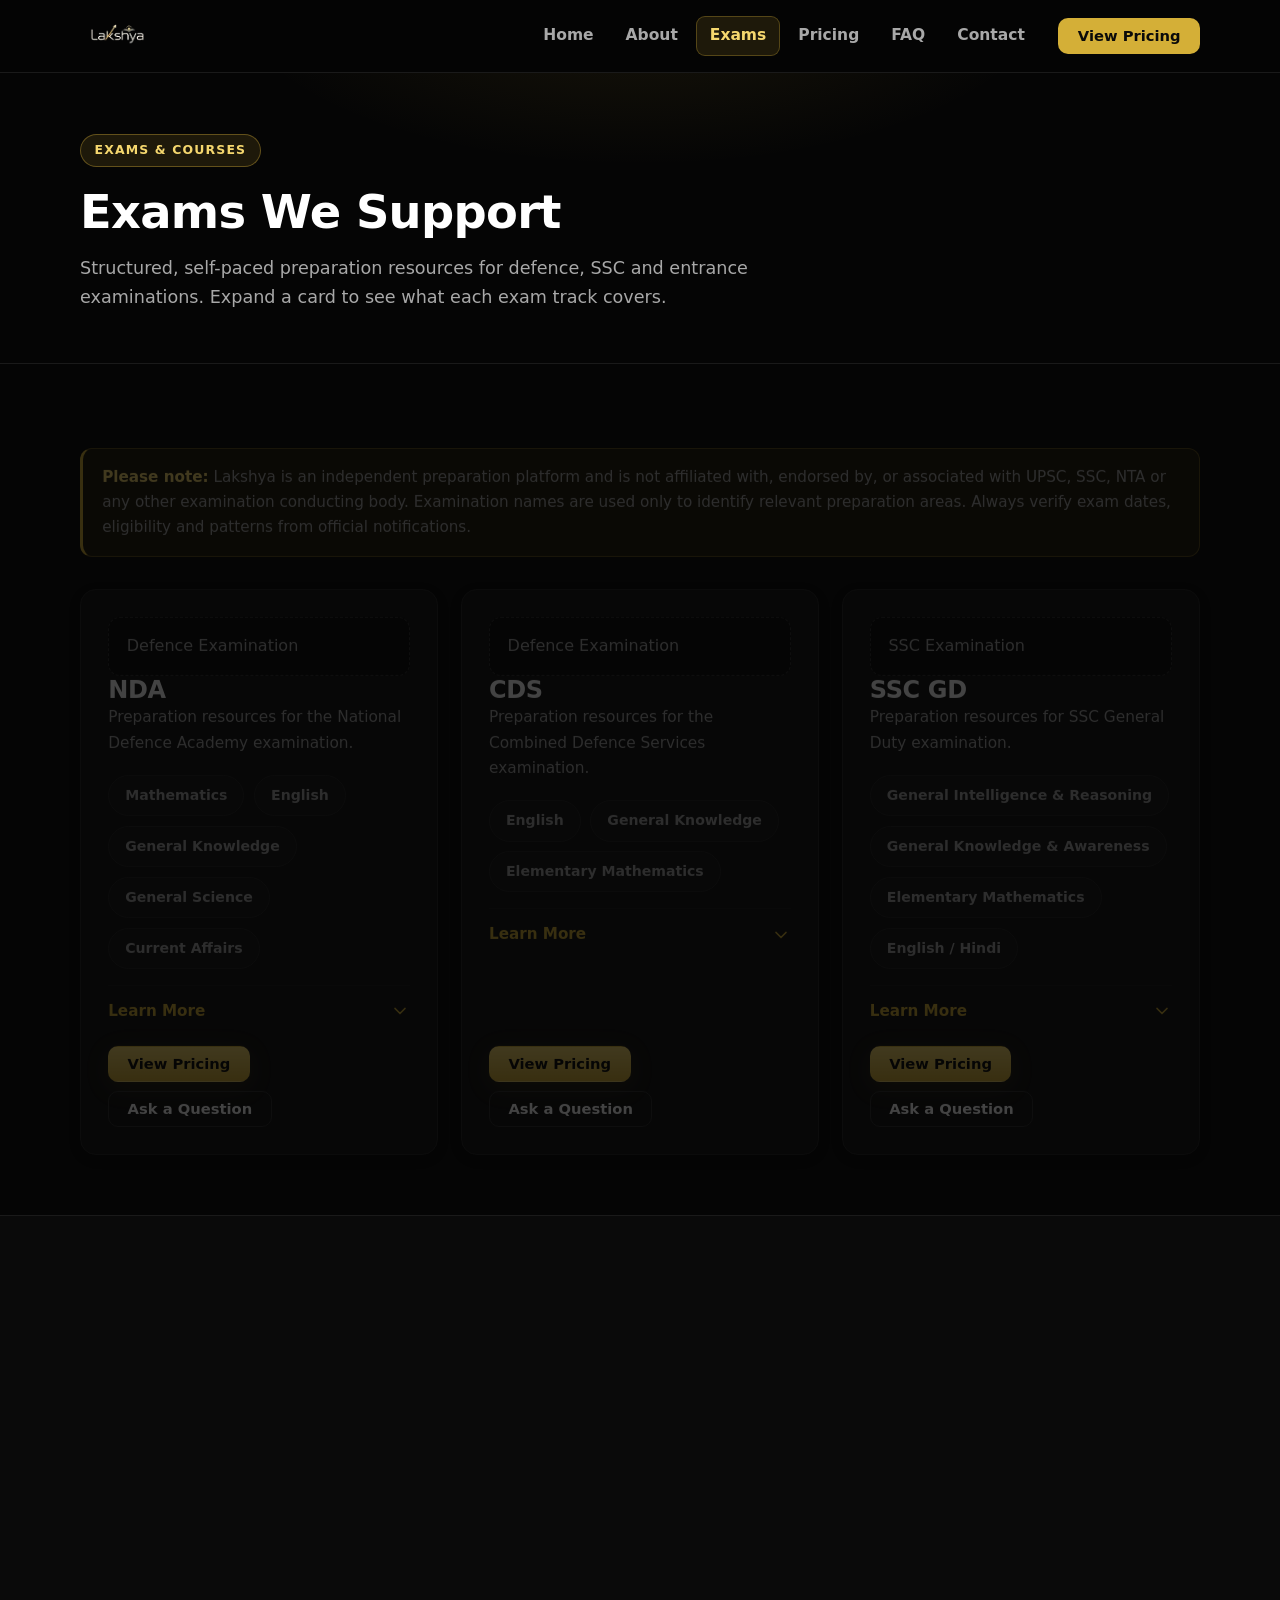
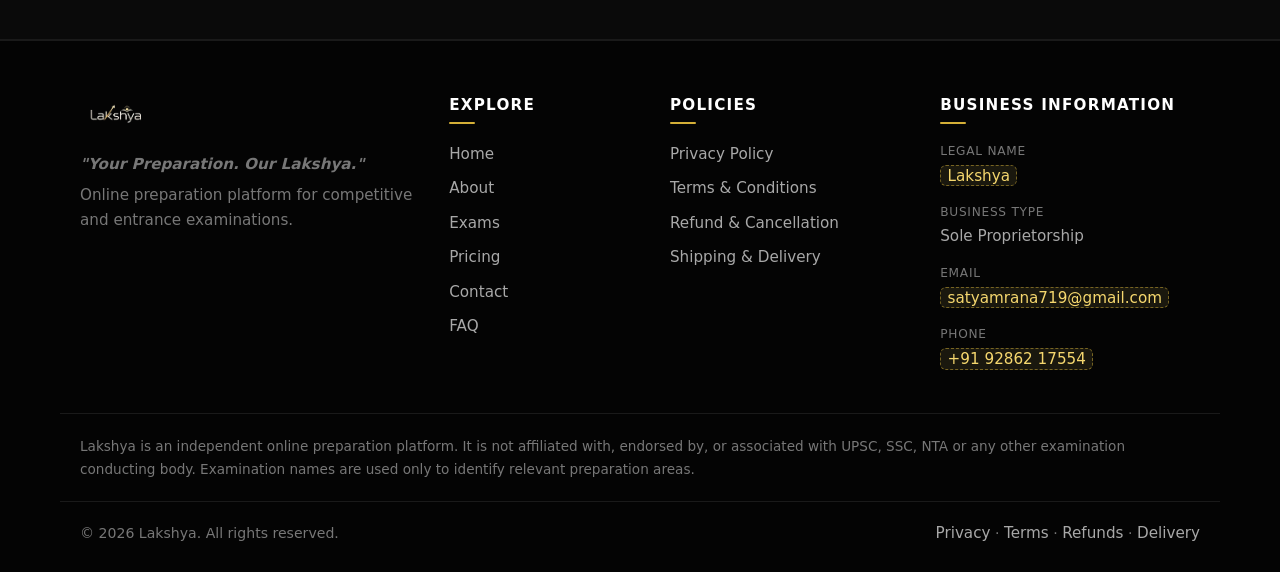
<file: exams.html>
<!DOCTYPE html>
<html lang="en">
<head>
  <meta charset="UTF-8">
  <meta http-equiv="Content-Security-Policy" content="default-src 'self'; script-src 'self'; style-src 'self'; img-src 'self' data:; font-src 'self'; connect-src 'self'; form-action 'self'; base-uri 'self'; object-src 'none'">
  <meta name="viewport" content="width=device-width, initial-scale=1.0">
  <title>Exams We Support — NDA, CDS, SSC GD | Lakshya</title>
  <meta name="description" content="Explore Lakshya's online preparation resources for NDA, CDS and SSC GD — structured study material, practice questions, mock tests and previous-year question practice.">
  <link rel="canonical" href="https://www.REPLACE-WITH-YOUR-DOMAIN.com/exams.html">
  <meta name="robots" content="index, follow">
  <meta property="og:type" content="website">
  <meta property="og:site_name" content="Lakshya">
  <meta property="og:title" content="Exams We Support | Lakshya">
  <meta property="og:description" content="Preparation resources for NDA, CDS and SSC GD — structured, self-paced and practice-driven.">
  <meta property="og:url" content="https://www.REPLACE-WITH-YOUR-DOMAIN.com/exams.html">
  <meta property="og:image" content="https://www.REPLACE-WITH-YOUR-DOMAIN.com/assets/og-image.png">
  <meta property="og:image:width" content="1200">
  <meta property="og:image:height" content="630">
  <meta property="og:locale" content="en_IN">
  <meta name="twitter:card" content="summary_large_image">
  <meta name="twitter:title" content="Exams We Support | Lakshya">
  <meta name="twitter:description" content="Preparation resources for NDA, CDS and SSC GD.">
  <meta name="twitter:image" content="https://www.REPLACE-WITH-YOUR-DOMAIN.com/assets/og-image.png">
  <link rel="icon" type="image/svg+xml" href="assets/favicon.svg">
  <link rel="apple-touch-icon" href="assets/apple-touch-icon.png">
  <meta name="theme-color" content="#050505">
  <link rel="stylesheet" href="css/styles.css">
</head>
<body>
  <a class="skip-link" href="#main">Skip to main content</a>

  <header class="site-header">
    <div class="container header-inner">
      <a class="brand" href="index.html" aria-label="Lakshya — Home">
        <img class="brand-logo" src="assets/logo.png" alt="Lakshya" width="167" height="92">
      </a>
      <nav class="site-nav" id="site-nav" aria-label="Main navigation">
        <ul>
          <li><a href="index.html">Home</a></li>
          <li><a href="about.html">About</a></li>
          <li><a href="exams.html" aria-current="page">Exams</a></li>
          <li><a href="pricing.html">Pricing</a></li>
          <li><a href="faq.html">FAQ</a></li>
          <li><a href="contact.html">Contact</a></li>
        </ul>
        <div class="nav-cta-wrap">
          <a class="btn btn-accent" href="https://github.com/semwalsuraj707-cloud/lakshyaweb/releases/latest/download/app-release.apk">Download Apk, V 1.0.0</a>
          <a class="btn btn-accent" href="pricing.html">View Pricing</a>
        </div>
      </nav>
      <a class="btn btn-accent btn-sm header-cta" href="pricing.html">View Pricing</a>
      <button class="nav-toggle" type="button" aria-expanded="false" aria-controls="site-nav">
        <span class="visually-hidden">Toggle navigation menu</span>
        <svg class="icon i-menu" viewBox="0 0 24 24" fill="none" stroke="currentColor" stroke-width="2" stroke-linecap="round" aria-hidden="true" focusable="false"><line x1="4" y1="7" x2="20" y2="7"/><line x1="4" y1="12" x2="20" y2="12"/><line x1="4" y1="17" x2="20" y2="17"/></svg>
        <svg class="icon i-close" viewBox="0 0 24 24" fill="none" stroke="currentColor" stroke-width="2" stroke-linecap="round" aria-hidden="true" focusable="false"><line x1="6" y1="6" x2="18" y2="18"/><line x1="18" y1="6" x2="6" y2="18"/></svg>
      </button>
    </div>
  </header>

  <main id="main">

    <!-- ================= PAGE HERO ================= -->
    <section class="page-hero">
      <div class="container">
        <span class="eyebrow">Exams &amp; Courses</span>
        <h1>Exams We Support</h1>
        <p class="lead">Structured, self-paced preparation resources for defence, SSC and entrance examinations. Expand a card to see what each exam track covers.</p>
      </div>
    </section>

    <section class="section">
      <div class="container">
        <p class="note" data-reveal>
          <strong>Please note:</strong> Lakshya is an independent preparation platform and is not affiliated with, endorsed by, or associated with UPSC, SSC, NTA or any other examination conducting body. Examination names are used only to identify relevant preparation areas. Always verify exam dates, eligibility and patterns from official notifications.
        </p>

        <div class="grid cols-2 exam-grid mt-3">

          <!-- ============ NDA ============ -->
          <article class="card exam-card" id="nda" data-reveal>
            <span class="exam-full">Defence Examination</span>
            <h2>NDA</h2>
            <p>Preparation resources for the National Defence Academy examination.</p>
            <div class="chip-row">
              <span class="chip">Mathematics</span>
              <span class="chip">English</span>
              <span class="chip">General Knowledge</span>
              <span class="chip">General Science</span>
              <span class="chip">Current Affairs</span>
            </div>
            <details class="exam-details">
              <summary>
                Learn More
                <svg class="icon" viewBox="0 0 24 24" fill="none" stroke="currentColor" stroke-width="2" stroke-linecap="round" stroke-linejoin="round" aria-hidden="true" focusable="false"><polyline points="6 9 12 15 18 9"/></svg>
              </summary>
              <div class="exam-details-body">
                <p><strong>About the exam:</strong> The National Defence Academy &amp; Naval Academy examination is conducted by the Union Public Service Commission (UPSC) for admission to the National Defence Academy.</p>
                <p><strong>Commonly covered areas:</strong> Mathematics, and a General Ability Test covering English, Physics, Chemistry, General Science, History &amp; Freedom Movement, Geography and Current Events.</p>
                <p><strong>What Lakshya provides:</strong> topic-wise study resources, practice questions, previous-year-question practice and mock-test style practice for this track, organised for self-paced study.</p>
                <p class="small-print">Refer to the latest official UPSC notification for the authoritative syllabus and pattern.</p>
              </div>
            </details>
            <div class="exam-cta">
              <a class="btn btn-primary btn-sm" href="pricing.html">View Pricing</a>
              <a class="btn btn-outline btn-sm" href="contact.html">Ask a Question</a>
            </div>
          </article>

          <!-- ============ CDS ============ -->
          <article class="card exam-card" id="cds" data-reveal>
            <span class="exam-full">Defence Examination</span>
            <h2>CDS</h2>
            <p>Preparation resources for the Combined Defence Services examination.</p>
            <div class="chip-row">
              <span class="chip">English</span>
              <span class="chip">General Knowledge</span>
              <span class="chip">Elementary Mathematics</span>
            </div>
            <details class="exam-details">
              <summary>
                Learn More
                <svg class="icon" viewBox="0 0 24 24" fill="none" stroke="currentColor" stroke-width="2" stroke-linecap="round" stroke-linejoin="round" aria-hidden="true" focusable="false"><polyline points="6 9 12 15 18 9"/></svg>
              </summary>
              <div class="exam-details-body">
                <p><strong>About the exam:</strong> The Combined Defence Services examination is conducted by the Union Public Service Commission (UPSC) for recruitment into the Indian Military Academy, Naval Academy, Air Force Academy and Officers Training Academy.</p>
                <p><strong>Commonly covered areas:</strong> English, General Knowledge and Elementary Mathematics (subject combination varies by academy — check the official notification).</p>
                <p><strong>What Lakshya provides:</strong> topic-wise study resources, practice questions, previous-year-question practice and mock-test style practice for this track, organised for self-paced study.</p>
                <p class="small-print">Refer to the latest official UPSC notification for the authoritative syllabus and pattern.</p>
              </div>
            </details>
            <div class="exam-cta">
              <a class="btn btn-primary btn-sm" href="pricing.html">View Pricing</a>
              <a class="btn btn-outline btn-sm" href="contact.html">Ask a Question</a>
            </div>
          </article>

          <!-- ============ SSC GD ============ -->
          <article class="card exam-card" id="ssc-gd" data-reveal>
            <span class="exam-full">SSC Examination</span>
            <h2>SSC GD</h2>
            <p>Preparation resources for SSC General Duty examination.</p>
            <div class="chip-row">
              <span class="chip">General Intelligence &amp; Reasoning</span>
              <span class="chip">General Knowledge &amp; Awareness</span>
              <span class="chip">Elementary Mathematics</span>
              <span class="chip">English / Hindi</span>
            </div>
            <details class="exam-details">
              <summary>
                Learn More
                <svg class="icon" viewBox="0 0 24 24" fill="none" stroke="currentColor" stroke-width="2" stroke-linecap="round" stroke-linejoin="round" aria-hidden="true" focusable="false"><polyline points="6 9 12 15 18 9"/></svg>
              </summary>
              <div class="exam-details-body">
                <p><strong>About the exam:</strong> The SSC General Duty (GD) Constable examination is conducted by the Staff Selection Commission (SSC) for recruitment of Constable (GD) in Central Armed Police Forces, SSF and Rifleman (GD) in Assam Rifles.</p>
                <p><strong>Commonly covered areas:</strong> General Intelligence &amp; Reasoning, General Knowledge &amp; General Awareness, Elementary Mathematics and English/Hindi.</p>
                <p><strong>What Lakshya provides:</strong> topic-wise study resources, practice questions, previous-year-question practice and mock-test style practice for this track, organised for self-paced study.</p>
                <p class="small-print">Refer to the latest official SSC notification for the authoritative syllabus and pattern.</p>
              </div>
            </details>
            <div class="exam-cta">
              <a class="btn btn-primary btn-sm" href="pricing.html">View Pricing</a>
              <a class="btn btn-outline btn-sm" href="contact.html">Ask a Question</a>
            </div>
          </article>

          </div>
      </div>
    </section>

    <!-- ================= CTA ================= -->
    <section class="section section-soft">
      <div class="container">
        <div class="cta-band" data-reveal>
          <h2>Ready to Start Preparing?</h2>
          <p>Start with the Free plan, or unlock the full Premium preparation experience for your exam.</p>
          <div class="hero-ctas">
            <a class="btn btn-light" href="pricing.html">View Pricing</a>
            <a class="btn btn-ghost-light" href="contact.html">Talk to Us</a>
          </div>
        </div>
      </div>
    </section>

  </main>

  <!-- ================= FOOTER ================= -->
  <footer class="site-footer">
    <div class="container footer-grid">
      <div class="footer-brand">
        <a class="brand" href="index.html" aria-label="Lakshya — Home">
          <img class="brand-logo" src="assets/logo.png" alt="Lakshya" width="167" height="92">
        </a>
        <p class="footer-tagline">"Your Preparation. Our Lakshya."</p>
        <p>Online preparation platform for competitive and entrance examinations.</p>
      </div>
      <nav aria-label="Footer — explore">
        <h3>Explore</h3>
        <ul>
          <li><a href="index.html">Home</a></li>
          <li><a href="about.html">About</a></li>
          <li><a href="exams.html">Exams</a></li>
          <li><a href="pricing.html">Pricing</a></li>
          <li><a href="contact.html">Contact</a></li>
          <li><a href="faq.html">FAQ</a></li>
        </ul>
      </nav>
      <nav aria-label="Footer — policies">
        <h3>Policies</h3>
        <ul>
          <li><a href="privacy-policy.html">Privacy Policy</a></li>
          <li><a href="terms.html">Terms &amp; Conditions</a></li>
          <li><a href="refund-policy.html">Refund &amp; Cancellation</a></li>
          <li><a href="shipping-policy.html">Shipping &amp; Delivery</a></li>
        </ul>
      </nav>
      <div class="footer-info">
        <h3>Business Information</h3>
        <dl class="footer-info-list">
          <dt>Legal Name</dt>
          <dd><span class="ph">Lakshya</span></dd>
          <dt>Business Type</dt>
          <dd>Sole Proprietorship</dd>
          <dt>Email</dt>
          <dd><span class="ph">satyamrana719@gmail.com</span></dd>
          <dt>Phone</dt>
          <dd><span class="ph">+91 92862 17554</span></dd>
        </dl>
      </div>
    </div>
    <div class="container footer-disclaimer">
      <p>Lakshya is an independent online preparation platform. It is not affiliated with, endorsed by, or associated with UPSC, SSC, NTA or any other examination conducting body. Examination names are used only to identify relevant preparation areas.</p>
    </div>
    <div class="container footer-bottom">
      <p>© <span class="js-year">2026</span> Lakshya. All rights reserved.</p>
      <p><a href="privacy-policy.html">Privacy</a> · <a href="terms.html">Terms</a> · <a href="refund-policy.html">Refunds</a> · <a href="shipping-policy.html">Delivery</a></p>
    </div>
  </footer>

  <script src="js/main.js" defer></script>
</body>
</html>
</file>
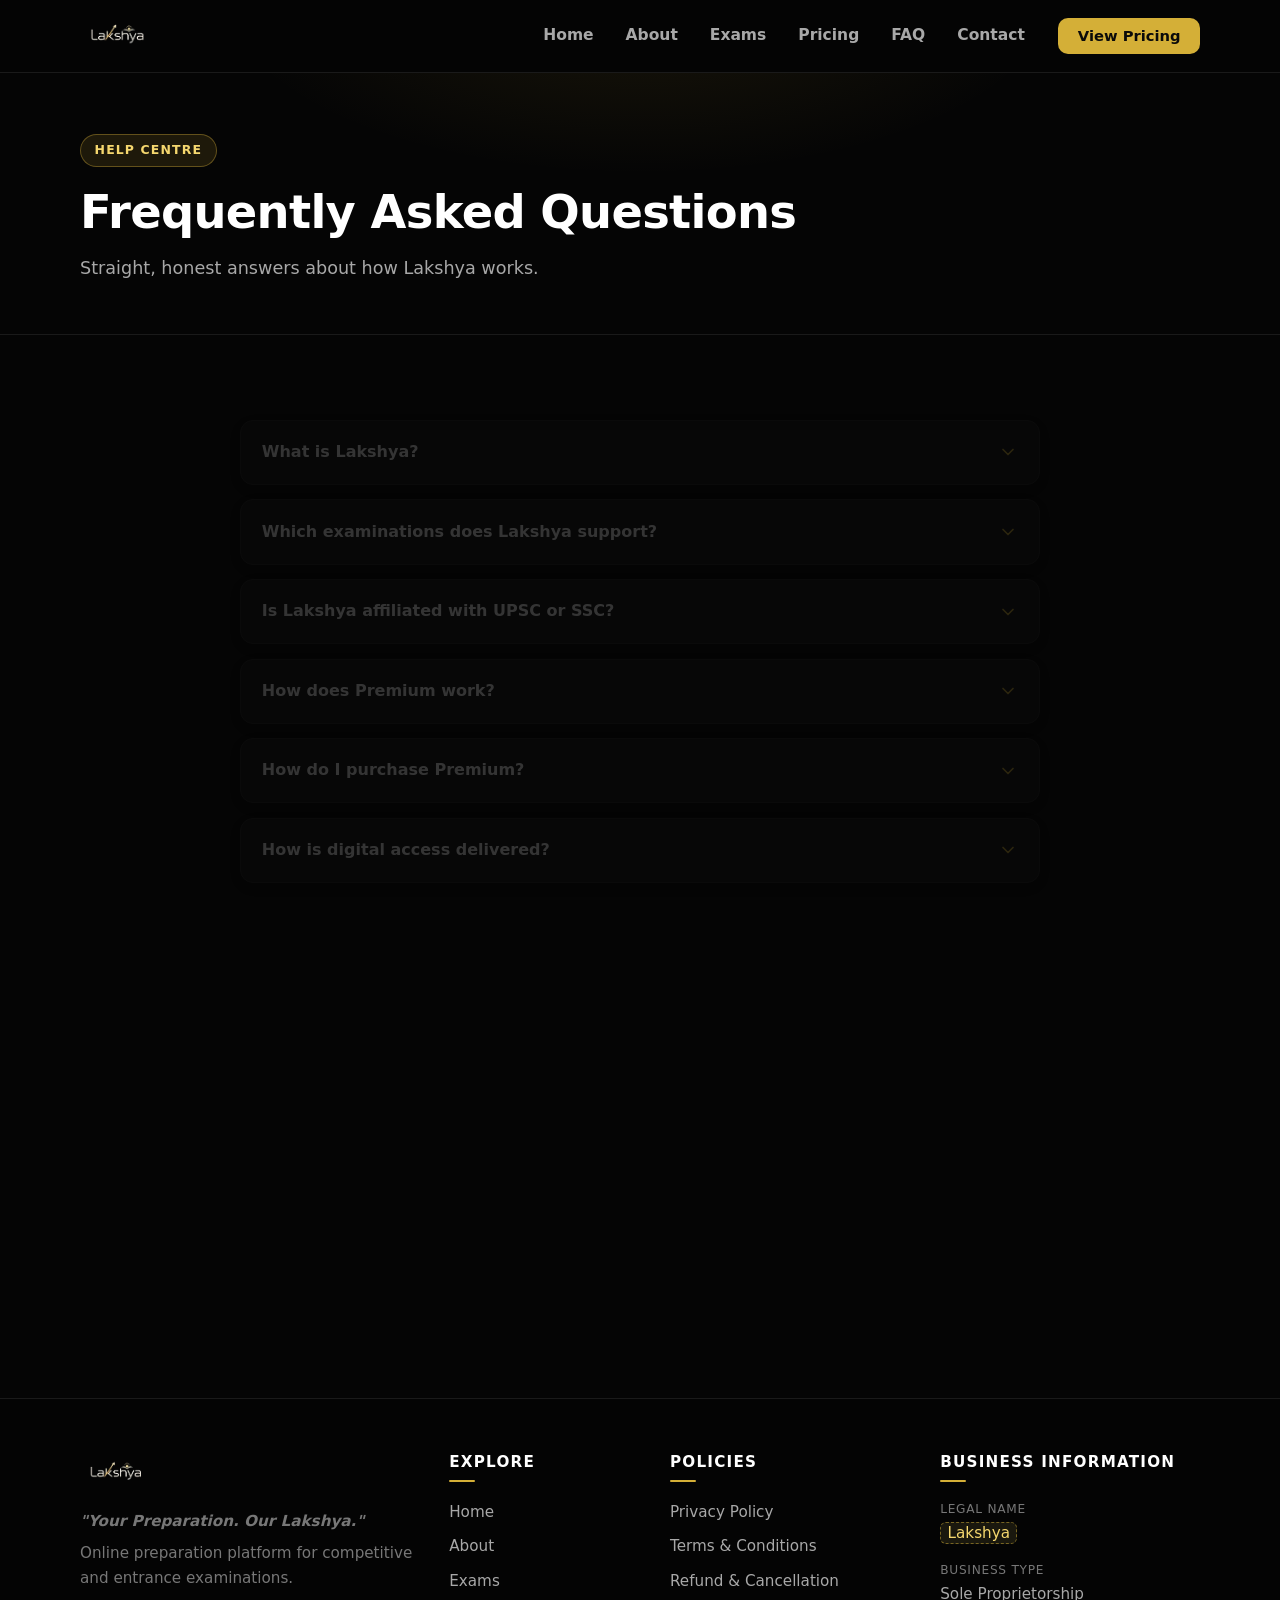
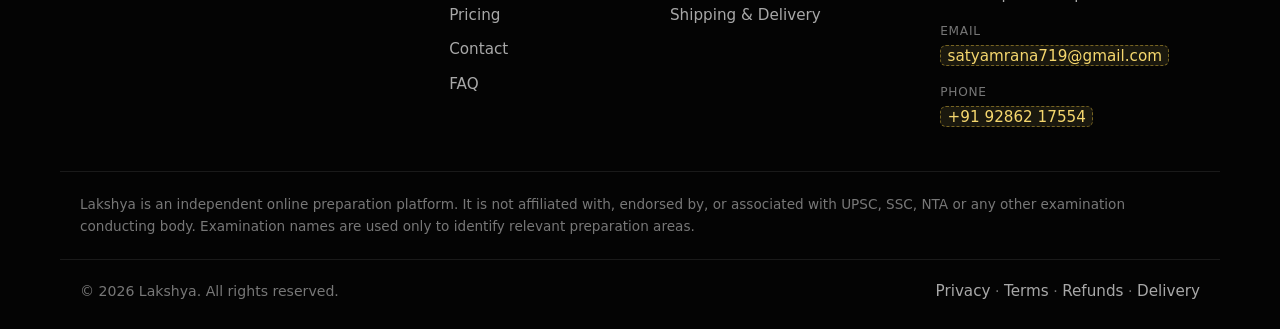
<file: faq.html>
<!DOCTYPE html>
<html lang="en">
<head>
  <meta charset="UTF-8">
  <meta http-equiv="Content-Security-Policy" content="default-src 'self'; script-src 'self'; style-src 'self'; img-src 'self' data:; font-src 'self'; connect-src 'self'; form-action 'self'; base-uri 'self'; object-src 'none'">
  <meta name="viewport" content="width=device-width, initial-scale=1.0">
  <title>Frequently Asked Questions | Lakshya</title>
  <meta name="description" content="Answers to common questions about Lakshya — supported exams, Premium plans, digital delivery, payments, refunds, cancellation and our independence from exam authorities.">
  <link rel="canonical" href="https://www.REPLACE-WITH-YOUR-DOMAIN.com/faq.html">
  <meta name="robots" content="index, follow">
  <meta property="og:type" content="website">
  <meta property="og:site_name" content="Lakshya">
  <meta property="og:title" content="Frequently Asked Questions | Lakshya">
  <meta property="og:description" content="Straight answers about the Lakshya preparation platform.">
  <meta property="og:url" content="https://www.REPLACE-WITH-YOUR-DOMAIN.com/faq.html">
  <meta property="og:image" content="https://www.REPLACE-WITH-YOUR-DOMAIN.com/assets/og-image.png">
  <meta property="og:image:width" content="1200">
  <meta property="og:image:height" content="630">
  <meta property="og:locale" content="en_IN">
  <meta name="twitter:card" content="summary_large_image">
  <meta name="twitter:title" content="Frequently Asked Questions | Lakshya">
  <meta name="twitter:description" content="Straight answers about the Lakshya preparation platform.">
  <meta name="twitter:image" content="https://www.REPLACE-WITH-YOUR-DOMAIN.com/assets/og-image.png">
  <link rel="icon" type="image/svg+xml" href="assets/favicon.svg">
  <link rel="apple-touch-icon" href="assets/apple-touch-icon.png">
  <meta name="theme-color" content="#050505">
  <link rel="stylesheet" href="css/styles.css">
</head>
<body>
  <a class="skip-link" href="#main">Skip to main content</a>

  <header class="site-header">
    <div class="container header-inner">
      <a class="brand" href="index.html" aria-label="Lakshya — Home">
        <img class="brand-logo" src="assets/logo.png" alt="Lakshya" width="167" height="92">
      </a>
      <nav class="site-nav" id="site-nav" aria-label="Main navigation">
        <ul>
          <li><a href="index.html">Home</a></li>
          <li><a href="about.html">About</a></li>
          <li><a href="exams.html">Exams</a></li>
          <li><a href="pricing.html">Pricing</a></li>
          <li><a href="faq.html">FAQ</a></li>
          <li><a href="contact.html">Contact</a></li>
        </ul>
        <div class="nav-cta-wrap">
          <a class="btn btn-accent" href="https://github.com/semwalsuraj707-cloud/lakshyaweb/releases/latest/download/app-release.apk">Download Apk, V 1.0.0</a>
          <a class="btn btn-accent" href="pricing.html">View Pricing</a>
        </div>
      </nav>
      <a class="btn btn-accent btn-sm header-cta" href="pricing.html">View Pricing</a>
      <button class="nav-toggle" type="button" aria-expanded="false" aria-controls="site-nav">
        <span class="visually-hidden">Toggle navigation menu</span>
        <svg class="icon i-menu" viewBox="0 0 24 24" fill="none" stroke="currentColor" stroke-width="2" stroke-linecap="round" aria-hidden="true" focusable="false"><line x1="4" y1="7" x2="20" y2="7"/><line x1="4" y1="12" x2="20" y2="12"/><line x1="4" y1="17" x2="20" y2="17"/></svg>
        <svg class="icon i-close" viewBox="0 0 24 24" fill="none" stroke="currentColor" stroke-width="2" stroke-linecap="round" aria-hidden="true" focusable="false"><line x1="6" y1="6" x2="18" y2="18"/><line x1="18" y1="6" x2="6" y2="18"/></svg>
      </button>
    </div>
  </header>

  <main id="main">

    <!-- ================= PAGE HERO ================= -->
    <section class="page-hero">
      <div class="container">
        <span class="eyebrow">Help Centre</span>
        <h1>Frequently Asked Questions</h1>
        <p class="lead">Straight, honest answers about how Lakshya works.</p>
      </div>
    </section>

    <section class="section">
      <div class="container">
        <div class="faq-list">

          <details class="faq-item" data-reveal>
            <summary>
              What is Lakshya?
              <svg class="icon" viewBox="0 0 24 24" fill="none" stroke="currentColor" stroke-width="2" stroke-linecap="round" stroke-linejoin="round" aria-hidden="true" focusable="false"><polyline points="6 9 12 15 18 9"/></svg>
            </summary>
            <div class="faq-a">
              <p>Lakshya is an online preparation platform that provides structured learning resources, practice questions, mock tests and previous-year question practice for competitive and entrance examinations in India. It is operated as a sole proprietorship. See the <a href="about.html">About</a> page for more details.</p>
            </div>
          </details>

          <details class="faq-item" data-reveal>
            <summary>
              Which examinations does Lakshya support?
              <svg class="icon" viewBox="0 0 24 24" fill="none" stroke="currentColor" stroke-width="2" stroke-linecap="round" stroke-linejoin="round" aria-hidden="true" focusable="false"><polyline points="6 9 12 15 18 9"/></svg>
            </summary>
            <div class="faq-a">
              <p>We currently provide preparation resources for NDA, CDS and SSC GD. Visit the <a href="exams.html">Exams page</a> for details of each track.</p>
            </div>
          </details>

          <details class="faq-item" data-reveal>
            <summary>
              Is Lakshya affiliated with UPSC or SSC?
              <svg class="icon" viewBox="0 0 24 24" fill="none" stroke="currentColor" stroke-width="2" stroke-linecap="round" stroke-linejoin="round" aria-hidden="true" focusable="false"><polyline points="6 9 12 15 18 9"/></svg>
            </summary>
            <div class="faq-a">
              <p>No. Lakshya is an independent education platform. It is not affiliated with, endorsed by, or associated with UPSC, SSC, NTA or any government body. Examination names are used only to identify relevant preparation areas. Always verify official exam details from official notifications and websites of the respective conducting bodies.</p>
            </div>
          </details>

          <details class="faq-item" data-reveal>
            <summary>
              How does Premium work?
              <svg class="icon" viewBox="0 0 24 24" fill="none" stroke="currentColor" stroke-width="2" stroke-linecap="round" stroke-linejoin="round" aria-hidden="true" focusable="false"><polyline points="6 9 12 15 18 9"/></svg>
            </summary>
            <div class="faq-a">
              <p>Premium unlocks the complete Lakshya preparation experience for your chosen examination — premium learning resources, additional practice and test access, performance analytics where available, and structured, topic-wise preparation resources. Exact inclusions are listed on the <a href="pricing.html">Pricing</a> page, and the billing model (monthly/yearly or one-time) is shown at checkout.</p>
            </div>
          </details>

          <details class="faq-item" data-reveal>
            <summary>
              How do I purchase Premium?
              <svg class="icon" viewBox="0 0 24 24" fill="none" stroke="currentColor" stroke-width="2" stroke-linecap="round" stroke-linejoin="round" aria-hidden="true" focusable="false"><polyline points="6 9 12 15 18 9"/></svg>
            </summary>
            <div class="faq-a">
              <p>Premium is priced at ₹99 — see the <a href="pricing.html">Pricing</a> page. To activate it, contact us through the <a href="contact.html">Contact page</a> or email satyamrana719@gmail.com, and we will set up your access.</p>
            </div>
          </details>

          <details class="faq-item" data-reveal>
            <summary>
              How is digital access delivered?
              <svg class="icon" viewBox="0 0 24 24" fill="none" stroke="currentColor" stroke-width="2" stroke-linecap="round" stroke-linejoin="round" aria-hidden="true" focusable="false"><polyline points="6 9 12 15 18 9"/></svg>
            </summary>
            <div class="faq-a">
              <p>Lakshya products are digital. Access is delivered electronically to your Lakshya account after successful payment confirmation — there is no physical shipping. Details are in our <a href="shipping-policy.html">Shipping &amp; Delivery Policy</a>.</p>
            </div>
          </details>


          <details class="faq-item" data-reveal>
            <summary>
              What happens if my payment succeeds but Premium is not activated?
              <svg class="icon" viewBox="0 0 24 24" fill="none" stroke="currentColor" stroke-width="2" stroke-linecap="round" stroke-linejoin="round" aria-hidden="true" focusable="false"><polyline points="6 9 12 15 18 9"/></svg>
            </summary>
            <div class="faq-a">
              <p>Contact us with your payment date, amount, transaction reference and registered email address. We will verify the payment with our payment service provider and either activate your access or ensure the amount is returned to you. See the <a href="shipping-policy.html">Shipping &amp; Delivery Policy</a> for the exact steps.</p>
            </div>
          </details>

          <details class="faq-item" data-reveal>
            <summary>
              How can I contact support?
              <svg class="icon" viewBox="0 0 24 24" fill="none" stroke="currentColor" stroke-width="2" stroke-linecap="round" stroke-linejoin="round" aria-hidden="true" focusable="false"><polyline points="6 9 12 15 18 9"/></svg>
            </summary>
            <div class="faq-a">
              <p>You can reach us through the <a href="contact.html">Contact page</a>, or by email or phone — the current details are listed there and on the About page.</p>
            </div>
          </details>

          <details class="faq-item" data-reveal>
            <summary>
              Can I cancel my subscription?
              <svg class="icon" viewBox="0 0 24 24" fill="none" stroke="currentColor" stroke-width="2" stroke-linecap="round" stroke-linejoin="round" aria-hidden="true" focusable="false"><polyline points="6 9 12 15 18 9"/></svg>
            </summary>
            <div class="faq-a">
              <p>Yes — cancellation rules for your plan are stated in our <a href="refund-policy.html">Refund &amp; Cancellation Policy</a>. In general, you can stop renewing before the next billing date; the access you have already purchased remains available until the end of its period.</p>
            </div>
          </details>

          <details class="faq-item" data-reveal>
            <summary>
              How do refunds work?
              <svg class="icon" viewBox="0 0 24 24" fill="none" stroke="currentColor" stroke-width="2" stroke-linecap="round" stroke-linejoin="round" aria-hidden="true" focusable="false"><polyline points="6 9 12 15 18 9"/></svg>
            </summary>
            <div class="faq-a">
              <p>Refund eligibility, the request process and timelines are described in the <a href="refund-policy.html">Refund &amp; Cancellation Policy</a>. Duplicate, failed and accidental payments are handled there too. Approved refunds are returned to the original payment method via our payment service provider.</p>
            </div>
          </details>

          <details class="faq-item" data-reveal>
            <summary>
              Does Lakshya guarantee examination selection?
              <svg class="icon" viewBox="0 0 24 24" fill="none" stroke="currentColor" stroke-width="2" stroke-linecap="round" stroke-linejoin="round" aria-hidden="true" focusable="false"><polyline points="6 9 12 15 18 9"/></svg>
            </summary>
            <div class="faq-a">
              <p>No. Lakshya provides educational preparation resources only. We do not and cannot guarantee examination results, ranks, admissions, selection, or employment. Your outcome depends on your own preparation and performance in the examination. Any claim of a guaranteed result, anywhere, is not from Lakshya.</p>
            </div>
          </details>

        </div>

        <p class="text-center mt-3" data-reveal>Still have a question? <a href="contact.html">Contact us</a> — we are happy to help.</p>
      </div>
    </section>



  </main>

  <!-- ================= FOOTER ================= -->
  <footer class="site-footer">
    <div class="container footer-grid">
      <div class="footer-brand">
        <a class="brand" href="index.html" aria-label="Lakshya — Home">
          <img class="brand-logo" src="assets/logo.png" alt="Lakshya" width="167" height="92">
        </a>
        <p class="footer-tagline">"Your Preparation. Our Lakshya."</p>
        <p>Online preparation platform for competitive and entrance examinations.</p>
      </div>
      <nav aria-label="Footer — explore">
        <h3>Explore</h3>
        <ul>
          <li><a href="index.html">Home</a></li>
          <li><a href="about.html">About</a></li>
          <li><a href="exams.html">Exams</a></li>
          <li><a href="pricing.html">Pricing</a></li>
          <li><a href="contact.html">Contact</a></li>
          <li><a href="faq.html">FAQ</a></li>
        </ul>
      </nav>
      <nav aria-label="Footer — policies">
        <h3>Policies</h3>
        <ul>
          <li><a href="privacy-policy.html">Privacy Policy</a></li>
          <li><a href="terms.html">Terms &amp; Conditions</a></li>
          <li><a href="refund-policy.html">Refund &amp; Cancellation</a></li>
          <li><a href="shipping-policy.html">Shipping &amp; Delivery</a></li>
        </ul>
      </nav>
      <div class="footer-info">
        <h3>Business Information</h3>
        <dl class="footer-info-list">
          <dt>Legal Name</dt>
          <dd><span class="ph">Lakshya</span></dd>
          <dt>Business Type</dt>
          <dd>Sole Proprietorship</dd>
          <dt>Email</dt>
          <dd><span class="ph">satyamrana719@gmail.com</span></dd>
          <dt>Phone</dt>
          <dd><span class="ph">+91 92862 17554</span></dd>
        </dl>
      </div>
    </div>
    <div class="container footer-disclaimer">
      <p>Lakshya is an independent online preparation platform. It is not affiliated with, endorsed by, or associated with UPSC, SSC, NTA or any other examination conducting body. Examination names are used only to identify relevant preparation areas.</p>
    </div>
    <div class="container footer-bottom">
      <p>© <span class="js-year">2026</span> Lakshya. All rights reserved.</p>
      <p><a href="privacy-policy.html">Privacy</a> · <a href="terms.html">Terms</a> · <a href="refund-policy.html">Refunds</a> · <a href="shipping-policy.html">Delivery</a></p>
    </div>
  </footer>

  <script src="js/main.js" defer></script>
</body>
</html>
</file>
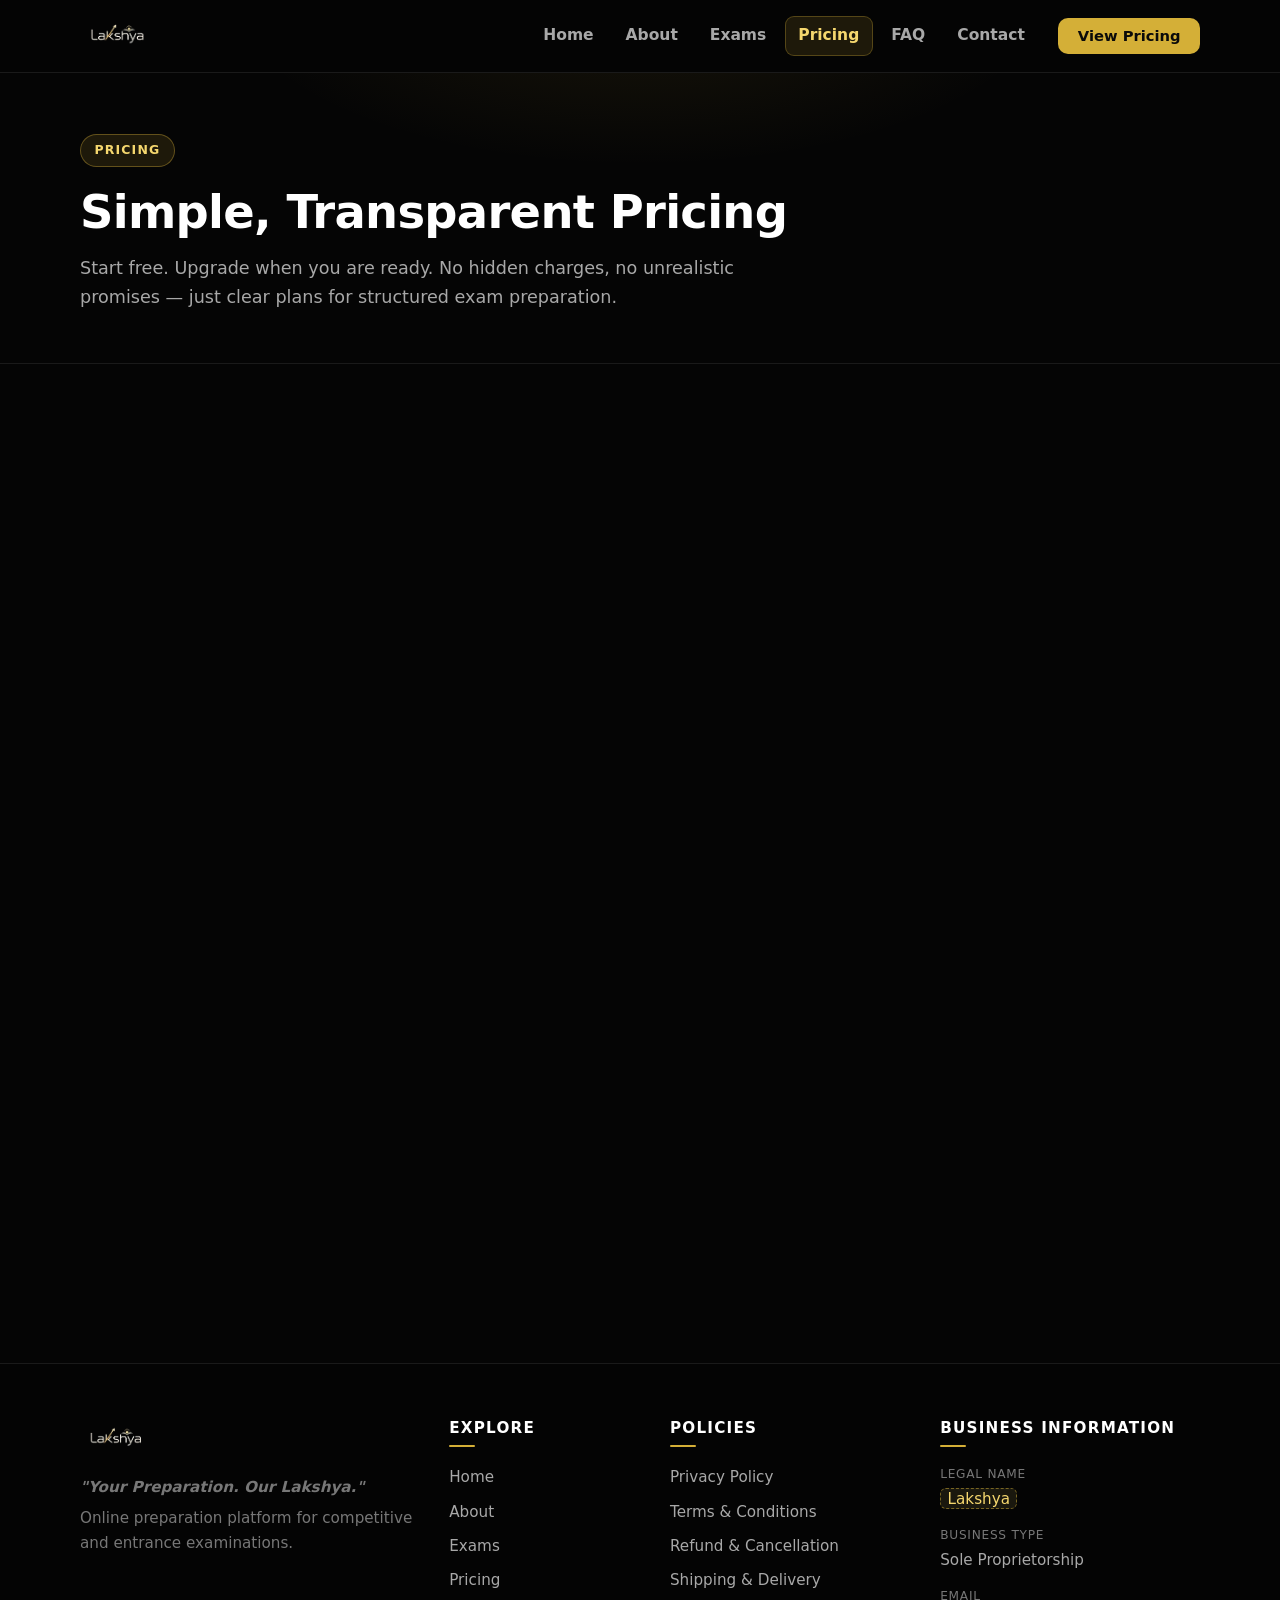
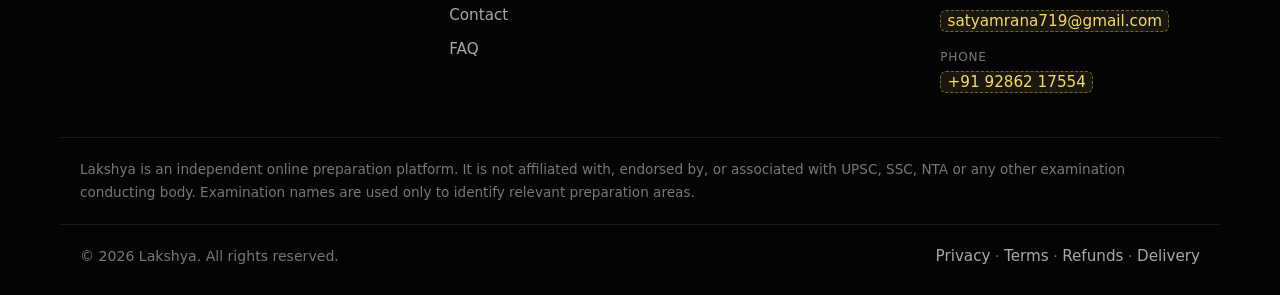
<file: pricing.html>
<!DOCTYPE html>
<html lang="en">
<head>
  <meta charset="UTF-8">
  <meta http-equiv="Content-Security-Policy" content="default-src 'self'; script-src 'self'; style-src 'self'; img-src 'self' data:; font-src 'self'; connect-src 'self'; form-action 'self'; base-uri 'self'; object-src 'none'">
  <meta name="viewport" content="width=device-width, initial-scale=1.0">
  <title>Pricing — Free &amp; Premium Plans | Lakshya</title>
  <meta name="description" content="Transparent pricing for Lakshya's online exam preparation platform. Start free with basic resources or upgrade to Premium for complete structured preparation, additional practice and analytics.">
  <link rel="canonical" href="https://www.REPLACE-WITH-YOUR-DOMAIN.com/pricing.html">
  <meta name="robots" content="index, follow">
  <meta property="og:type" content="website">
  <meta property="og:site_name" content="Lakshya">
  <meta property="og:title" content="Pricing | Lakshya">
  <meta property="og:description" content="Transparent Free and Premium plans for structured online exam preparation.">
  <meta property="og:url" content="https://www.REPLACE-WITH-YOUR-DOMAIN.com/pricing.html">
  <meta property="og:image" content="https://www.REPLACE-WITH-YOUR-DOMAIN.com/assets/og-image.png">
  <meta property="og:image:width" content="1200">
  <meta property="og:image:height" content="630">
  <meta property="og:locale" content="en_IN">
  <meta name="twitter:card" content="summary_large_image">
  <meta name="twitter:title" content="Pricing | Lakshya">
  <meta name="twitter:description" content="Transparent Free and Premium plans for structured online exam preparation.">
  <meta name="twitter:image" content="https://www.REPLACE-WITH-YOUR-DOMAIN.com/assets/og-image.png">
  <link rel="icon" type="image/svg+xml" href="assets/favicon.svg">
  <link rel="apple-touch-icon" href="assets/apple-touch-icon.png">
  <meta name="theme-color" content="#050505">
  <link rel="stylesheet" href="css/styles.css">
</head>
<body>
  <a class="skip-link" href="#main">Skip to main content</a>

  <header class="site-header">
    <div class="container header-inner">
      <a class="brand" href="index.html" aria-label="Lakshya — Home">
        <img class="brand-logo" src="assets/logo.png" alt="Lakshya" width="167" height="92">
      </a>
      <nav class="site-nav" id="site-nav" aria-label="Main navigation">
        <ul>
          <li><a href="index.html">Home</a></li>
          <li><a href="about.html">About</a></li>
          <li><a href="exams.html">Exams</a></li>
          <li><a href="pricing.html" aria-current="page">Pricing</a></li>
          <li><a href="faq.html">FAQ</a></li>
          <li><a href="contact.html">Contact</a></li>
        </ul>
        <div class="nav-cta-wrap">
          <a class="btn btn-accent" href="https://github.com/semwalsuraj707-cloud/lakshyaweb/releases/latest/download/app-release.apk">Download Apk, V 1.0.0</a>
          <a class="btn btn-accent" href="pricing.html">View Pricing</a>
        </div>
      </nav>
      <a class="btn btn-accent btn-sm header-cta" href="pricing.html">View Pricing</a>
      <button class="nav-toggle" type="button" aria-expanded="false" aria-controls="site-nav">
        <span class="visually-hidden">Toggle navigation menu</span>
        <svg class="icon i-menu" viewBox="0 0 24 24" fill="none" stroke="currentColor" stroke-width="2" stroke-linecap="round" aria-hidden="true" focusable="false"><line x1="4" y1="7" x2="20" y2="7"/><line x1="4" y1="12" x2="20" y2="12"/><line x1="4" y1="17" x2="20" y2="17"/></svg>
        <svg class="icon i-close" viewBox="0 0 24 24" fill="none" stroke="currentColor" stroke-width="2" stroke-linecap="round" aria-hidden="true" focusable="false"><line x1="6" y1="6" x2="18" y2="18"/><line x1="18" y1="6" x2="6" y2="18"/></svg>
      </button>
    </div>
  </header>

  <main id="main">

    <!-- ================= PAGE HERO ================= -->
    <section class="page-hero">
      <div class="container">
        <span class="eyebrow">Pricing</span>
        <h1>Simple, Transparent Pricing</h1>
        <p class="lead">Start free. Upgrade when you are ready. No hidden charges, no unrealistic promises — just clear plans for structured exam preparation.</p>
      </div>
    </section>

    <!-- ================= PLANS ================= -->
    <section class="section">
      <div class="container">
        <div class="pricing-grid">

          <!-- ---------- FREE PLAN ---------- -->
          <article class="plan" data-reveal>
            <h3>Free</h3>
            <p class="plan-desc">A starting point to experience structured preparation on Lakshya.</p>
            <p class="plan-price">₹0</p>
            <span class="plan-billing">Free forever — no payment details required</span>
            <ul class="check-list">
              <li>
                <svg class="icon" viewBox="0 0 24 24" fill="none" stroke="currentColor" stroke-width="2.4" stroke-linecap="round" stroke-linejoin="round" aria-hidden="true" focusable="false"><polyline points="20 6 9 17 4 12"/></svg>
                <span>Basic learning resources for supported exams</span>
              </li>
              <li>
                <svg class="icon" viewBox="0 0 24 24" fill="none" stroke="currentColor" stroke-width="2.4" stroke-linecap="round" stroke-linejoin="round" aria-hidden="true" focusable="false"><polyline points="20 6 9 17 4 12"/></svg>
                <span>Selected practice questions</span>
              </li>
              <li>
                <svg class="icon" viewBox="0 0 24 24" fill="none" stroke="currentColor" stroke-width="2.4" stroke-linecap="round" stroke-linejoin="round" aria-hidden="true" focusable="false"><polyline points="20 6 9 17 4 12"/></svg>
                <span>Basic access to available materials</span>
              </li>
            </ul>
            <a class="btn btn-outline btn-block" href="exams.html">Explore Exams</a>
          </article>

          <!-- ---------- PREMIUM PLAN ---------- -->
          <article class="plan plan-featured" data-reveal>
            <span class="plan-badge">Recommended</span>
            <h3>Premium</h3>
            <p class="plan-desc">The complete Lakshya preparation experience for your chosen examination.</p>
            <p class="plan-price">₹99</p>
            <span class="plan-billing">Complete Premium access</span>
            <ul class="check-list">
              <li>
                <svg class="icon" viewBox="0 0 24 24" fill="none" stroke="currentColor" stroke-width="2.4" stroke-linecap="round" stroke-linejoin="round" aria-hidden="true" focusable="false"><polyline points="20 6 9 17 4 12"/></svg>
                <span>Premium learning resources for your exam</span>
              </li>
              <li>
                <svg class="icon" viewBox="0 0 24 24" fill="none" stroke="currentColor" stroke-width="2.4" stroke-linecap="round" stroke-linejoin="round" aria-hidden="true" focusable="false"><polyline points="20 6 9 17 4 12"/></svg>
                <span>Additional practice and test access</span>
              </li>
              <li>
                <svg class="icon" viewBox="0 0 24 24" fill="none" stroke="currentColor" stroke-width="2.4" stroke-linecap="round" stroke-linejoin="round" aria-hidden="true" focusable="false"><polyline points="20 6 9 17 4 12"/></svg>
                <span>Performance analytics (where available)</span>
              </li>
              <li>
                <svg class="icon" viewBox="0 0 24 24" fill="none" stroke="currentColor" stroke-width="2.4" stroke-linecap="round" stroke-linejoin="round" aria-hidden="true" focusable="false"><polyline points="20 6 9 17 4 12"/></svg>
                <span>Structured preparation resources, organised topic-wise</span>
              </li>
              <li>
                <svg class="icon" viewBox="0 0 24 24" fill="none" stroke="currentColor" stroke-width="2.4" stroke-linecap="round" stroke-linejoin="round" aria-hidden="true" focusable="false"><polyline points="20 6 9 17 4 12"/></svg>
                <span>Progress tracking across your preparation</span>
              </li>
            </ul>
            <a class="btn btn-accent btn-block" href="contact.html">Contact Us to Enroll</a>
          </article>

        </div>

        <p class="pricing-note" data-reveal>
          Prices and plan features may be updated from time to time. The plan you purchase is governed by the features described at the time of your purchase, and by our <a href="terms.html">Terms &amp; Conditions</a>.
        </p>

        <!-- ---------- PAYMENT SAFETY ---------- -->
        <div class="payment-safety">
          <div class="card" data-reveal>
            <div class="icon-box">
              <svg class="icon-lg" viewBox="0 0 24 24" fill="none" stroke="currentColor" stroke-width="2" stroke-linecap="round" stroke-linejoin="round" aria-hidden="true" focusable="false"><path d="M12 3l8 3v6c0 5-3.5 7.6-8 9-4.5-1.4-8-4-8-9V6z"/></svg>
            </div>
            <h3>Secure payments</h3>
            <p>Payments are processed through our payment gateway provider. We never ask for, and never store, your card, UPI or banking credentials on this website.</p>
          </div>
          <div class="card" data-reveal>
            <div class="icon-box is-accent">
              <svg class="icon-lg" viewBox="0 0 24 24" fill="none" stroke="currentColor" stroke-width="2" stroke-linecap="round" stroke-linejoin="round" aria-hidden="true" focusable="false"><rect x="3" y="4" width="18" height="13" rx="2"/><line x1="8" y1="21" x2="16" y2="21"/><line x1="12" y1="17" x2="12" y2="21"/></svg>
            </div>
            <h3>Instant digital access</h3>
            <p>Lakshya is a digital platform. Access is delivered to your Lakshya account after successful payment — see our <a href="shipping-policy.html">Delivery Policy</a>.</p>
          </div>
          <div class="card" data-reveal>
            <div class="icon-box">
              <svg class="icon-lg" viewBox="0 0 24 24" fill="none" stroke="currentColor" stroke-width="2" stroke-linecap="round" stroke-linejoin="round" aria-hidden="true" focusable="false"><circle cx="12" cy="12" r="9"/><path d="M9.5 9a2.5 2.5 0 0 1 4.9.8c0 1.6-2.4 2-2.4 3.2"/><line x1="12" y1="17" x2="12" y2="17.01"/></svg>
            </div>
            <h3>Clear refund rules</h3>
            <p>Refund, cancellation and duplicate-payment rules are published in the <a href="refund-policy.html">Refund &amp; Cancellation Policy</a>. No hidden terms.</p>
          </div>
        </div>
      </div>
    </section>

  </main>

  <!-- ================= FOOTER ================= -->
  <footer class="site-footer">
    <div class="container footer-grid">
      <div class="footer-brand">
        <a class="brand" href="index.html" aria-label="Lakshya — Home">
          <img class="brand-logo" src="assets/logo.png" alt="Lakshya" width="167" height="92">
        </a>
        <p class="footer-tagline">"Your Preparation. Our Lakshya."</p>
        <p>Online preparation platform for competitive and entrance examinations.</p>
      </div>
      <nav aria-label="Footer — explore">
        <h3>Explore</h3>
        <ul>
          <li><a href="index.html">Home</a></li>
          <li><a href="about.html">About</a></li>
          <li><a href="exams.html">Exams</a></li>
          <li><a href="pricing.html">Pricing</a></li>
          <li><a href="contact.html">Contact</a></li>
          <li><a href="faq.html">FAQ</a></li>
        </ul>
      </nav>
      <nav aria-label="Footer — policies">
        <h3>Policies</h3>
        <ul>
          <li><a href="privacy-policy.html">Privacy Policy</a></li>
          <li><a href="terms.html">Terms &amp; Conditions</a></li>
          <li><a href="refund-policy.html">Refund &amp; Cancellation</a></li>
          <li><a href="shipping-policy.html">Shipping &amp; Delivery</a></li>
        </ul>
      </nav>
      <div class="footer-info">
        <h3>Business Information</h3>
        <dl class="footer-info-list">
          <dt>Legal Name</dt>
          <dd><span class="ph">Lakshya</span></dd>
          <dt>Business Type</dt>
          <dd>Sole Proprietorship</dd>
          <dt>Email</dt>
          <dd><span class="ph">satyamrana719@gmail.com</span></dd>
          <dt>Phone</dt>
          <dd><span class="ph">+91 92862 17554</span></dd>
        </dl>
      </div>
    </div>
    <div class="container footer-disclaimer">
      <p>Lakshya is an independent online preparation platform. It is not affiliated with, endorsed by, or associated with UPSC, SSC, NTA or any other examination conducting body. Examination names are used only to identify relevant preparation areas.</p>
    </div>
    <div class="container footer-bottom">
      <p>© <span class="js-year">2026</span> Lakshya. All rights reserved.</p>
      <p><a href="privacy-policy.html">Privacy</a> · <a href="terms.html">Terms</a> · <a href="refund-policy.html">Refunds</a> · <a href="shipping-policy.html">Delivery</a></p>
    </div>
  </footer>

  <script src="js/main.js" defer></script>
</body>
</html>
</file>
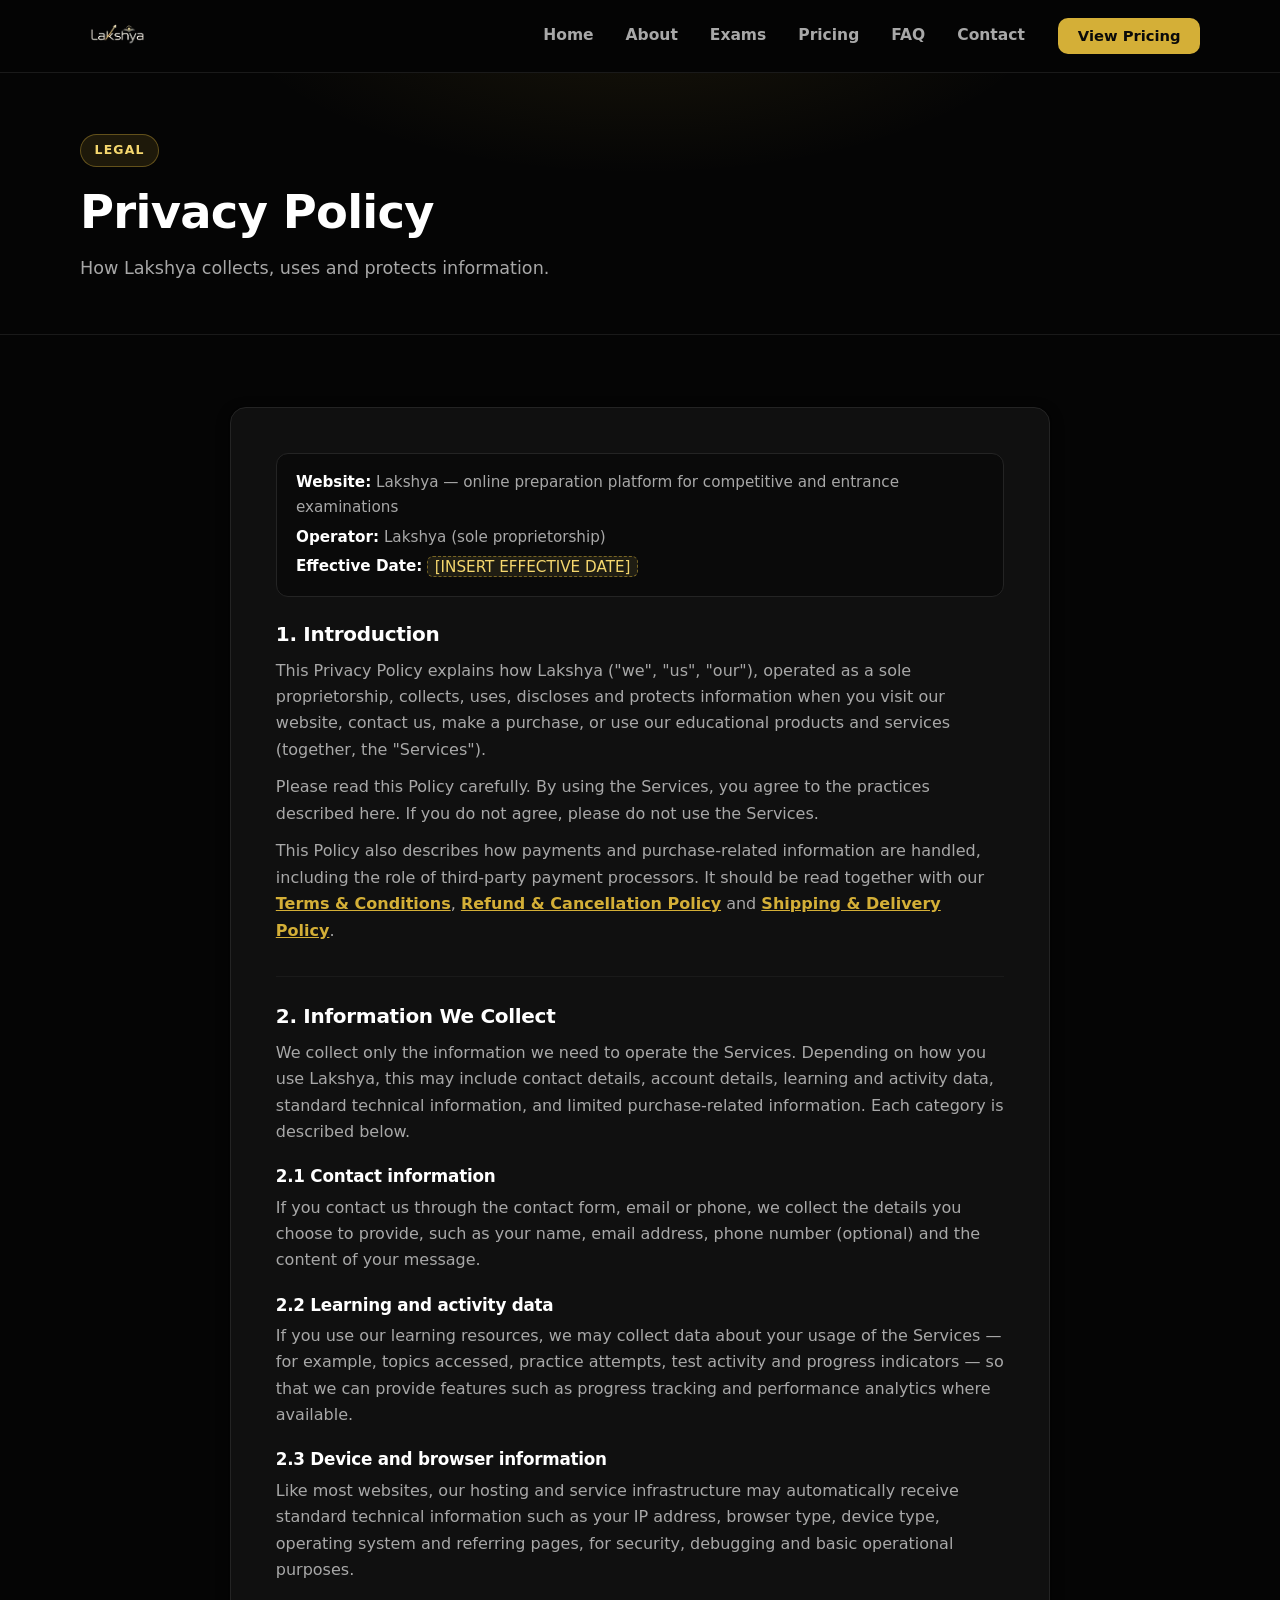
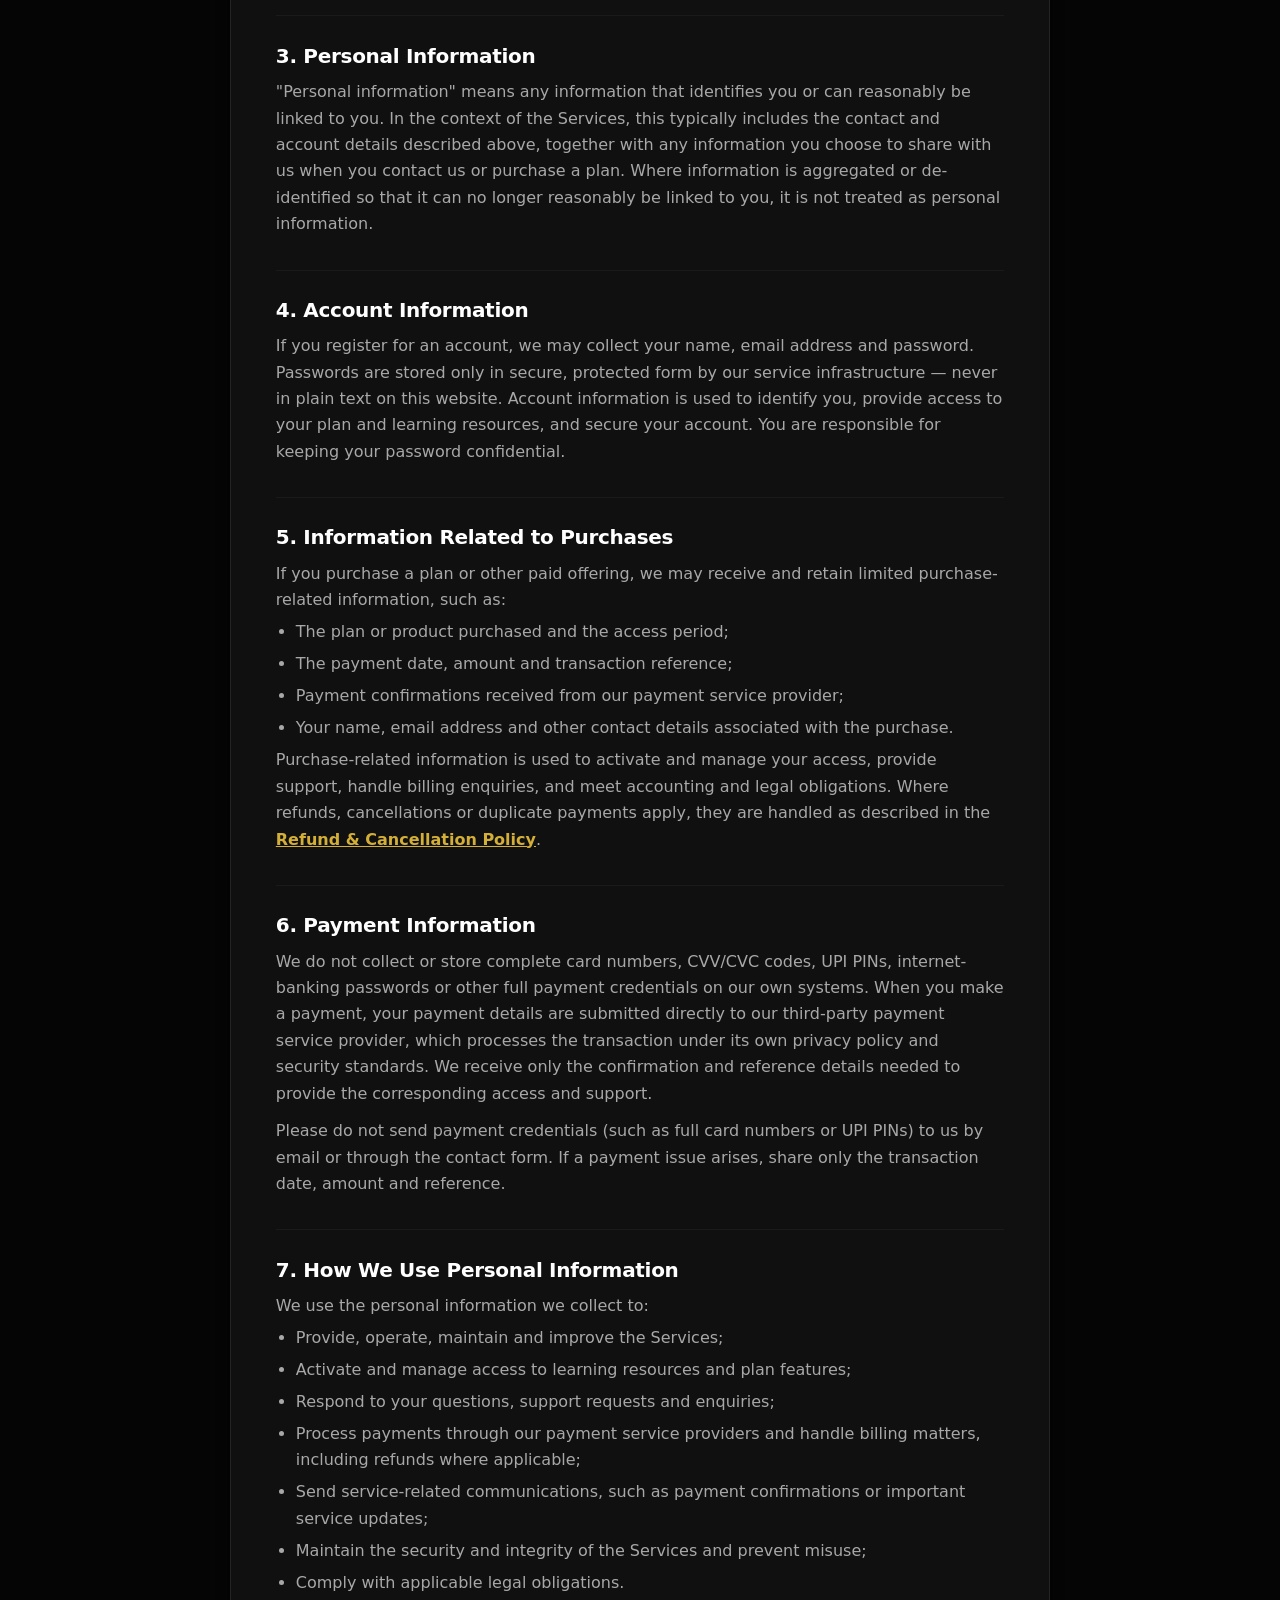
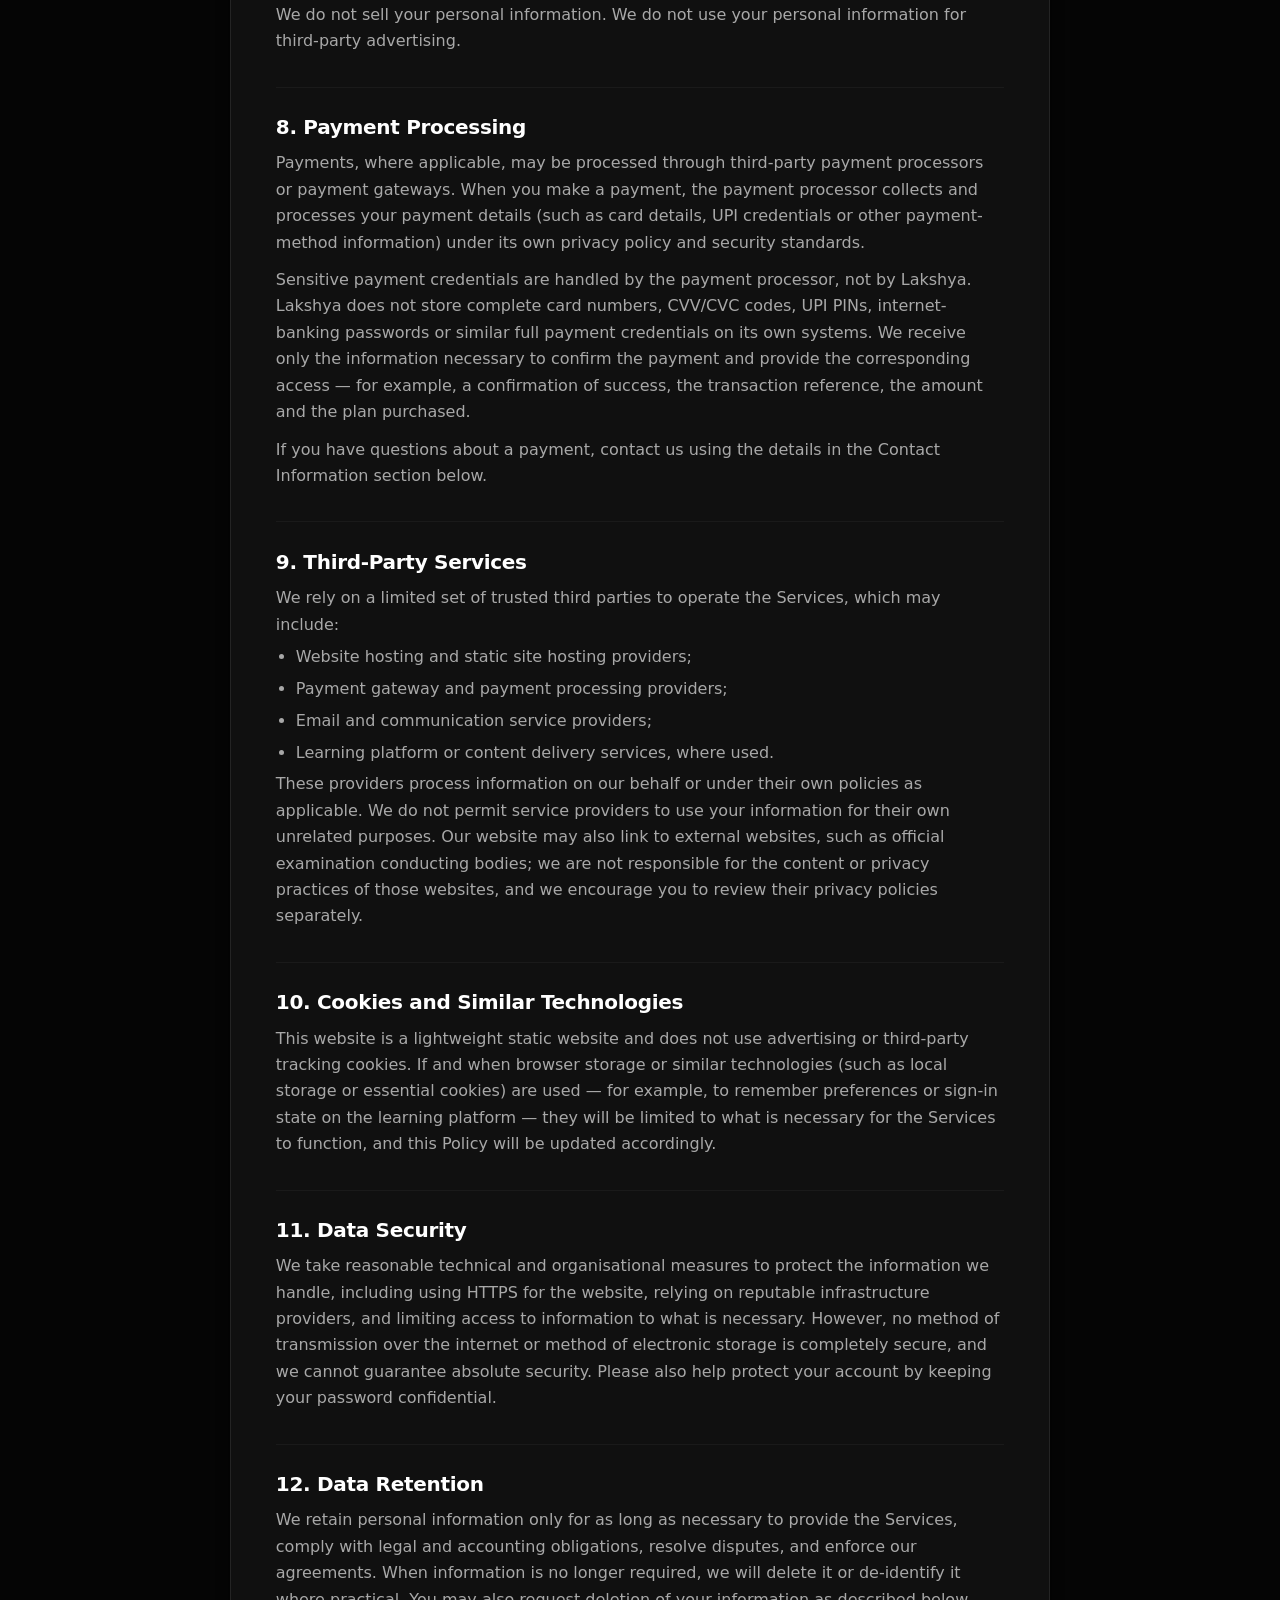
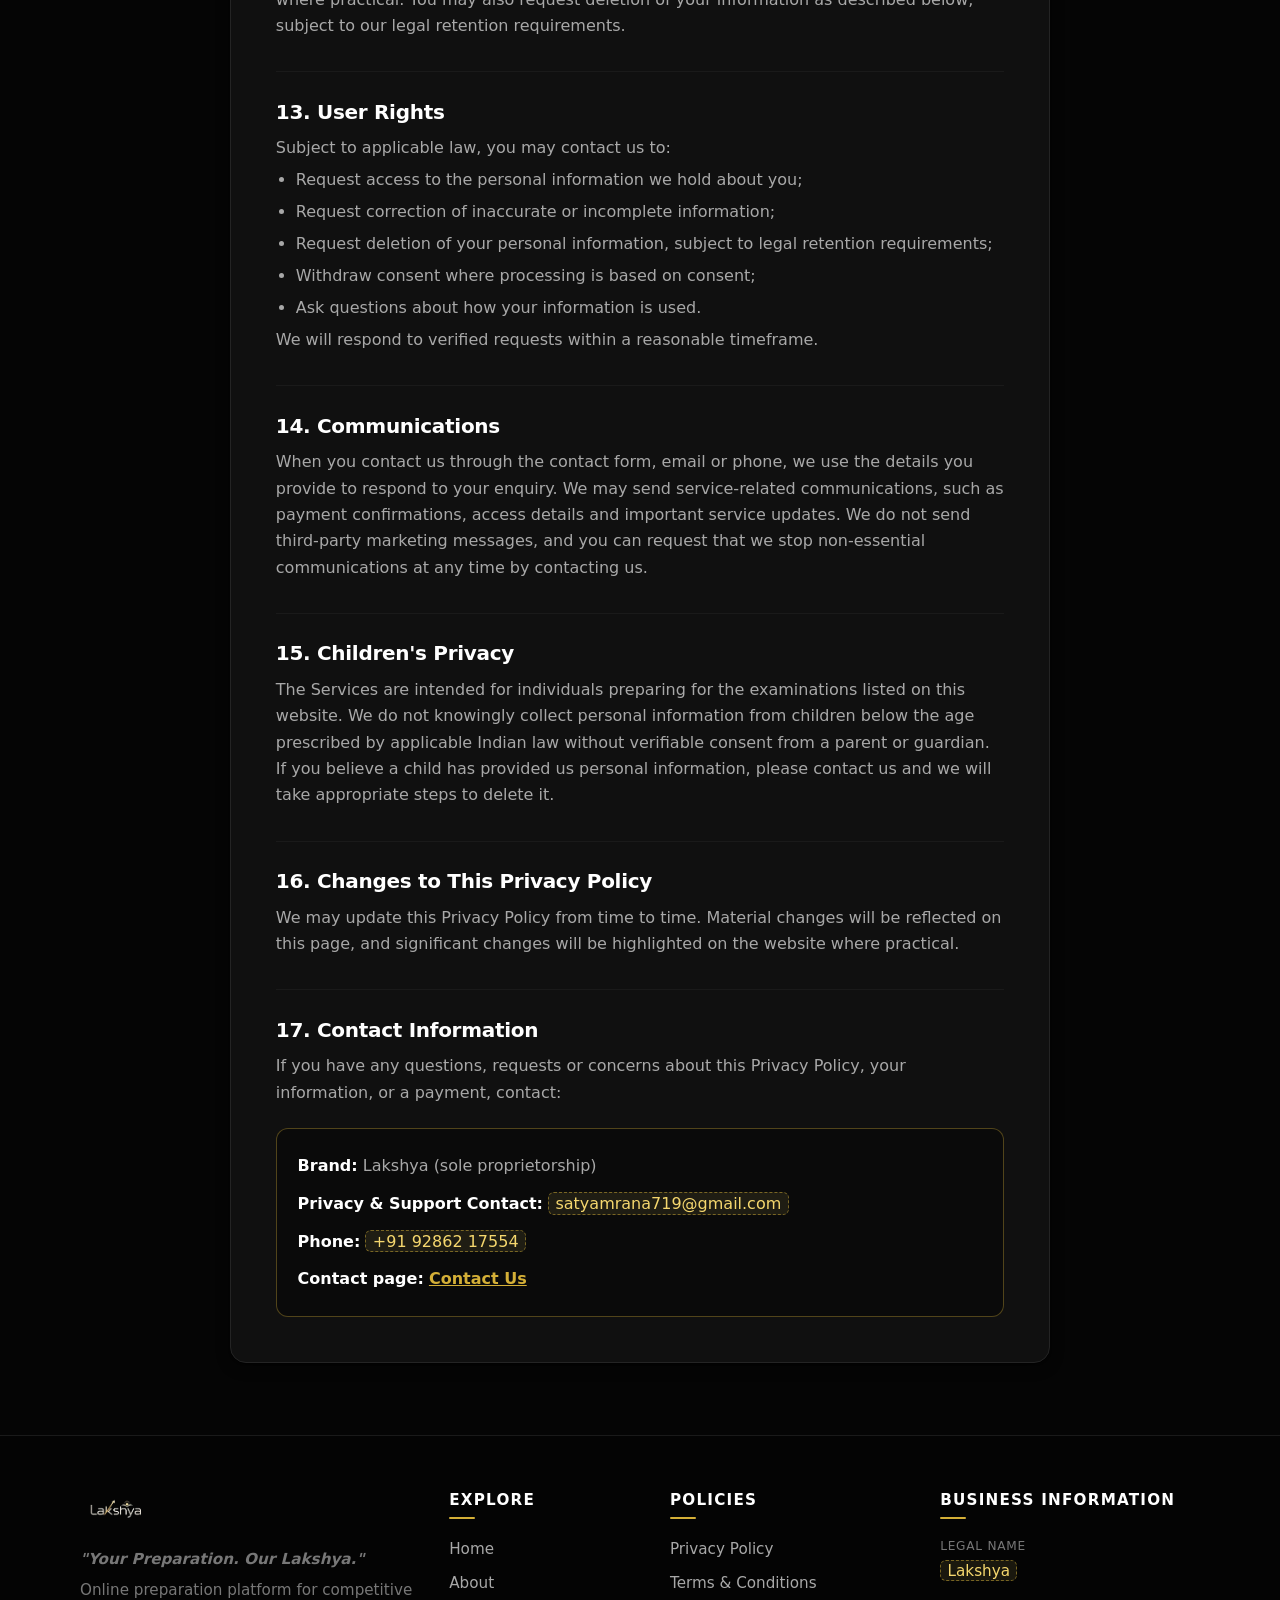
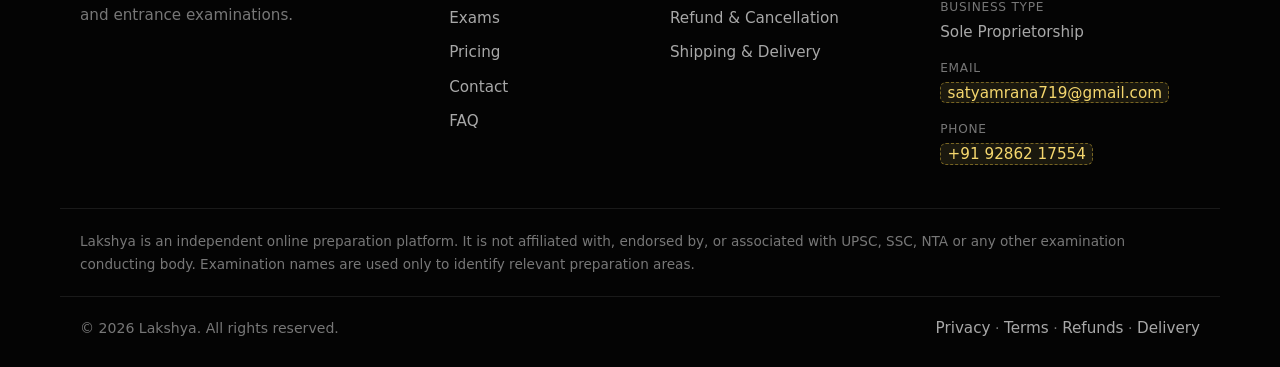
<file: privacy-policy.html>
<!DOCTYPE html>
<html lang="en">
<head>
  <meta charset="UTF-8">
  <meta http-equiv="Content-Security-Policy" content="default-src 'self'; script-src 'self'; style-src 'self'; img-src 'self' data:; font-src 'self'; connect-src 'self'; form-action 'self'; base-uri 'self'; object-src 'none'">
  <meta name="viewport" content="width=device-width, initial-scale=1.0">
  <title>Privacy Policy | Lakshya</title>
  <meta name="description" content="Privacy Policy for Lakshya, an online preparation platform for competitive and entrance examinations. Learn what information we collect, how we use it, and your rights.">
  <link rel="canonical" href="https://www.REPLACE-WITH-YOUR-DOMAIN.com/privacy-policy.html">
  <meta name="robots" content="index, follow">
  <meta property="og:type" content="website">
  <meta property="og:site_name" content="Lakshya">
  <meta property="og:title" content="Privacy Policy | Lakshya">
  <meta property="og:description" content="How Lakshya collects, uses and protects information.">
  <meta property="og:url" content="https://www.REPLACE-WITH-YOUR-DOMAIN.com/privacy-policy.html">
  <meta property="og:image" content="https://www.REPLACE-WITH-YOUR-DOMAIN.com/assets/og-image.png">
  <meta property="og:locale" content="en_IN">
  <meta name="twitter:card" content="summary_large_image">
  <meta name="twitter:title" content="Privacy Policy | Lakshya">
  <meta name="twitter:description" content="How Lakshya collects, uses and protects information.">
  <meta name="twitter:image" content="https://www.REPLACE-WITH-YOUR-DOMAIN.com/assets/og-image.png">
  <link rel="icon" type="image/svg+xml" href="assets/favicon.svg">
  <link rel="apple-touch-icon" href="assets/apple-touch-icon.png">
  <meta name="theme-color" content="#050505">
  <link rel="stylesheet" href="css/styles.css">
</head>
<body>
  <a class="skip-link" href="#main">Skip to main content</a>

  <header class="site-header">
    <div class="container header-inner">
      <a class="brand" href="index.html" aria-label="Lakshya — Home">
        <img class="brand-logo" src="assets/logo.png" alt="Lakshya" width="167" height="92">
      </a>
      <nav class="site-nav" id="site-nav" aria-label="Main navigation">
        <ul>
          <li><a href="index.html">Home</a></li>
          <li><a href="about.html">About</a></li>
          <li><a href="exams.html">Exams</a></li>
          <li><a href="pricing.html">Pricing</a></li>
          <li><a href="faq.html">FAQ</a></li>
          <li><a href="contact.html">Contact</a></li>
        </ul>
        <div class="nav-cta-wrap">
          <a class="btn btn-accent" href="https://github.com/semwalsuraj707-cloud/lakshyaweb/releases/latest/download/app-release.apk">Download Apk, V 1.0.0</a>
          <a class="btn btn-accent" href="pricing.html">View Pricing</a>
        </div>
      </nav>
      <a class="btn btn-accent btn-sm header-cta" href="pricing.html">View Pricing</a>
      <button class="nav-toggle" type="button" aria-expanded="false" aria-controls="site-nav">
        <span class="visually-hidden">Toggle navigation menu</span>
        <svg class="icon i-menu" viewBox="0 0 24 24" fill="none" stroke="currentColor" stroke-width="2" stroke-linecap="round" aria-hidden="true" focusable="false"><line x1="4" y1="7" x2="20" y2="7"/><line x1="4" y1="12" x2="20" y2="12"/><line x1="4" y1="17" x2="20" y2="17"/></svg>
        <svg class="icon i-close" viewBox="0 0 24 24" fill="none" stroke="currentColor" stroke-width="2" stroke-linecap="round" aria-hidden="true" focusable="false"><line x1="6" y1="6" x2="18" y2="18"/><line x1="18" y1="6" x2="6" y2="18"/></svg>
      </button>
    </div>
  </header>

  <main id="main">

    <!-- ================= PAGE HERO ================= -->
    <section class="page-hero">
      <div class="container">
        <span class="eyebrow">Legal</span>
        <h1>Privacy Policy</h1>
        <p class="lead">How Lakshya collects, uses and protects information.</p>
      </div>
    </section>

    <section class="section">
      <div class="container legal-wrap">
        <div class="legal-card">

          <div class="policy-meta">
            <p><strong>Website:</strong> Lakshya — online preparation platform for competitive and entrance examinations</p>
            <p><strong>Operator:</strong> Lakshya (sole proprietorship)</p>
            <p><strong>Effective Date:</strong> <span class="ph">[INSERT EFFECTIVE DATE]</span></p>
          </div>

          <h2>1. Introduction</h2>
          <p>This Privacy Policy explains how Lakshya ("we", "us", "our"), operated as a sole proprietorship, collects, uses, discloses and protects information when you visit our website, contact us, make a purchase, or use our educational products and services (together, the "Services").</p>
          <p>Please read this Policy carefully. By using the Services, you agree to the practices described here. If you do not agree, please do not use the Services.</p>
          <p>This Policy also describes how payments and purchase-related information are handled, including the role of third-party payment processors. It should be read together with our <a href="terms.html">Terms &amp; Conditions</a>, <a href="refund-policy.html">Refund &amp; Cancellation Policy</a> and <a href="shipping-policy.html">Shipping &amp; Delivery Policy</a>.</p>

          <h2>2. Information We Collect</h2>
          <p>We collect only the information we need to operate the Services. Depending on how you use Lakshya, this may include contact details, account details, learning and activity data, standard technical information, and limited purchase-related information. Each category is described below.</p>

          <h3>2.1 Contact information</h3>
          <p>If you contact us through the contact form, email or phone, we collect the details you choose to provide, such as your name, email address, phone number (optional) and the content of your message.</p>

          <h3>2.2 Learning and activity data</h3>
          <p>If you use our learning resources, we may collect data about your usage of the Services — for example, topics accessed, practice attempts, test activity and progress indicators — so that we can provide features such as progress tracking and performance analytics where available.</p>

          <h3>2.3 Device and browser information</h3>
          <p>Like most websites, our hosting and service infrastructure may automatically receive standard technical information such as your IP address, browser type, device type, operating system and referring pages, for security, debugging and basic operational purposes.</p>

          <h2>3. Personal Information</h2>
          <p>"Personal information" means any information that identifies you or can reasonably be linked to you. In the context of the Services, this typically includes the contact and account details described above, together with any information you choose to share with us when you contact us or purchase a plan. Where information is aggregated or de-identified so that it can no longer reasonably be linked to you, it is not treated as personal information.</p>

          <h2>4. Account Information</h2>
          <p>If you register for an account, we may collect your name, email address and password. Passwords are stored only in secure, protected form by our service infrastructure — never in plain text on this website. Account information is used to identify you, provide access to your plan and learning resources, and secure your account. You are responsible for keeping your password confidential.</p>

          <h2>5. Information Related to Purchases</h2>
          <p>If you purchase a plan or other paid offering, we may receive and retain limited purchase-related information, such as:</p>
          <ul>
            <li>The plan or product purchased and the access period;</li>
            <li>The payment date, amount and transaction reference;</li>
            <li>Payment confirmations received from our payment service provider;</li>
            <li>Your name, email address and other contact details associated with the purchase.</li>
          </ul>
          <p>Purchase-related information is used to activate and manage your access, provide support, handle billing enquiries, and meet accounting and legal obligations. Where refunds, cancellations or duplicate payments apply, they are handled as described in the <a href="refund-policy.html">Refund &amp; Cancellation Policy</a>.</p>

          <h2>6. Payment Information</h2>
          <p>We do not collect or store complete card numbers, CVV/CVC codes, UPI PINs, internet-banking passwords or other full payment credentials on our own systems. When you make a payment, your payment details are submitted directly to our third-party payment service provider, which processes the transaction under its own privacy policy and security standards. We receive only the confirmation and reference details needed to provide the corresponding access and support.</p>
          <p>Please do not send payment credentials (such as full card numbers or UPI PINs) to us by email or through the contact form. If a payment issue arises, share only the transaction date, amount and reference.</p>

          <h2>7. How We Use Personal Information</h2>
          <p>We use the personal information we collect to:</p>
          <ul>
            <li>Provide, operate, maintain and improve the Services;</li>
            <li>Activate and manage access to learning resources and plan features;</li>
            <li>Respond to your questions, support requests and enquiries;</li>
            <li>Process payments through our payment service providers and handle billing matters, including refunds where applicable;</li>
            <li>Send service-related communications, such as payment confirmations or important service updates;</li>
            <li>Maintain the security and integrity of the Services and prevent misuse;</li>
            <li>Comply with applicable legal obligations.</li>
          </ul>
          <p>We do not sell your personal information. We do not use your personal information for third-party advertising.</p>

          <h2>8. Payment Processing</h2>
          <p>Payments, where applicable, may be processed through third-party payment processors or payment gateways. When you make a payment, the payment processor collects and processes your payment details (such as card details, UPI credentials or other payment-method information) under its own privacy policy and security standards.</p>
          <p>Sensitive payment credentials are handled by the payment processor, not by Lakshya. Lakshya does not store complete card numbers, CVV/CVC codes, UPI PINs, internet-banking passwords or similar full payment credentials on its own systems. We receive only the information necessary to confirm the payment and provide the corresponding access — for example, a confirmation of success, the transaction reference, the amount and the plan purchased.</p>
          <p>If you have questions about a payment, contact us using the details in the Contact Information section below.</p>

          <h2>9. Third-Party Services</h2>
          <p>We rely on a limited set of trusted third parties to operate the Services, which may include:</p>
          <ul>
            <li>Website hosting and static site hosting providers;</li>
            <li>Payment gateway and payment processing providers;</li>
            <li>Email and communication service providers;</li>
            <li>Learning platform or content delivery services, where used.</li>
          </ul>
          <p>These providers process information on our behalf or under their own policies as applicable. We do not permit service providers to use your information for their own unrelated purposes. Our website may also link to external websites, such as official examination conducting bodies; we are not responsible for the content or privacy practices of those websites, and we encourage you to review their privacy policies separately.</p>

          <h2>10. Cookies and Similar Technologies</h2>
          <p>This website is a lightweight static website and does not use advertising or third-party tracking cookies. If and when browser storage or similar technologies (such as local storage or essential cookies) are used — for example, to remember preferences or sign-in state on the learning platform — they will be limited to what is necessary for the Services to function, and this Policy will be updated accordingly.</p>

          <h2>11. Data Security</h2>
          <p>We take reasonable technical and organisational measures to protect the information we handle, including using HTTPS for the website, relying on reputable infrastructure providers, and limiting access to information to what is necessary. However, no method of transmission over the internet or method of electronic storage is completely secure, and we cannot guarantee absolute security. Please also help protect your account by keeping your password confidential.</p>

          <h2>12. Data Retention</h2>
          <p>We retain personal information only for as long as necessary to provide the Services, comply with legal and accounting obligations, resolve disputes, and enforce our agreements. When information is no longer required, we will delete it or de-identify it where practical. You may also request deletion of your information as described below, subject to our legal retention requirements.</p>

          <h2>13. User Rights</h2>
          <p>Subject to applicable law, you may contact us to:</p>
          <ul>
            <li>Request access to the personal information we hold about you;</li>
            <li>Request correction of inaccurate or incomplete information;</li>
            <li>Request deletion of your personal information, subject to legal retention requirements;</li>
            <li>Withdraw consent where processing is based on consent;</li>
            <li>Ask questions about how your information is used.</li>
          </ul>
          <p>We will respond to verified requests within a reasonable timeframe.</p>

          <h2>14. Communications</h2>
          <p>When you contact us through the contact form, email or phone, we use the details you provide to respond to your enquiry. We may send service-related communications, such as payment confirmations, access details and important service updates. We do not send third-party marketing messages, and you can request that we stop non-essential communications at any time by contacting us.</p>

          <h2>15. Children's Privacy</h2>
          <p>The Services are intended for individuals preparing for the examinations listed on this website. We do not knowingly collect personal information from children below the age prescribed by applicable Indian law without verifiable consent from a parent or guardian. If you believe a child has provided us personal information, please contact us and we will take appropriate steps to delete it.</p>

          <h2>16. Changes to This Privacy Policy</h2>
          <p>We may update this Privacy Policy from time to time. Material changes will be reflected on this page, and significant changes will be highlighted on the website where practical.</p>

          <h2>17. Contact Information</h2>
          <p>If you have any questions, requests or concerns about this Privacy Policy, your information, or a payment, contact:</p>
          <div class="legal-contact-box">
            <p><strong>Brand:</strong> Lakshya (sole proprietorship)</p>
            <p><strong>Privacy &amp; Support Contact:</strong> <span class="ph">satyamrana719@gmail.com</span></p>
            <p><strong>Phone:</strong> <span class="ph">+91 92862 17554</span></p>
            <p><strong>Contact page:</strong> <a href="contact.html">Contact Us</a></p>
          </div>

        </div>
      </div>
    </section>

  </main>

  <!-- ================= FOOTER ================= -->
  <footer class="site-footer">
    <div class="container footer-grid">
      <div class="footer-brand">
        <a class="brand" href="index.html" aria-label="Lakshya — Home">
          <img class="brand-logo" src="assets/logo.png" alt="Lakshya" width="167" height="92">
        </a>
        <p class="footer-tagline">"Your Preparation. Our Lakshya."</p>
        <p>Online preparation platform for competitive and entrance examinations.</p>
      </div>
      <nav aria-label="Footer — explore">
        <h3>Explore</h3>
        <ul>
          <li><a href="index.html">Home</a></li>
          <li><a href="about.html">About</a></li>
          <li><a href="exams.html">Exams</a></li>
          <li><a href="pricing.html">Pricing</a></li>
          <li><a href="contact.html">Contact</a></li>
          <li><a href="faq.html">FAQ</a></li>
        </ul>
      </nav>
      <nav aria-label="Footer — policies">
        <h3>Policies</h3>
        <ul>
          <li><a href="privacy-policy.html">Privacy Policy</a></li>
          <li><a href="terms.html">Terms &amp; Conditions</a></li>
          <li><a href="refund-policy.html">Refund &amp; Cancellation</a></li>
          <li><a href="shipping-policy.html">Shipping &amp; Delivery</a></li>
        </ul>
      </nav>
      <div class="footer-info">
        <h3>Business Information</h3>
        <dl class="footer-info-list">
          <dt>Legal Name</dt>
          <dd><span class="ph">Lakshya</span></dd>
          <dt>Business Type</dt>
          <dd>Sole Proprietorship</dd>
          <dt>Email</dt>
          <dd><span class="ph">satyamrana719@gmail.com</span></dd>
          <dt>Phone</dt>
          <dd><span class="ph">+91 92862 17554</span></dd>
        </dl>
      </div>
    </div>
    <div class="container footer-disclaimer">
      <p>Lakshya is an independent online preparation platform. It is not affiliated with, endorsed by, or associated with UPSC, SSC, NTA or any other examination conducting body. Examination names are used only to identify relevant preparation areas.</p>
    </div>
    <div class="container footer-bottom">
      <p>© <span class="js-year">2026</span> Lakshya. All rights reserved.</p>
      <p><a href="privacy-policy.html">Privacy</a> · <a href="terms.html">Terms</a> · <a href="refund-policy.html">Refunds</a> · <a href="shipping-policy.html">Delivery</a></p>
    </div>
  </footer>

  <script src="js/main.js" defer></script>
</body>
</html>
</file>
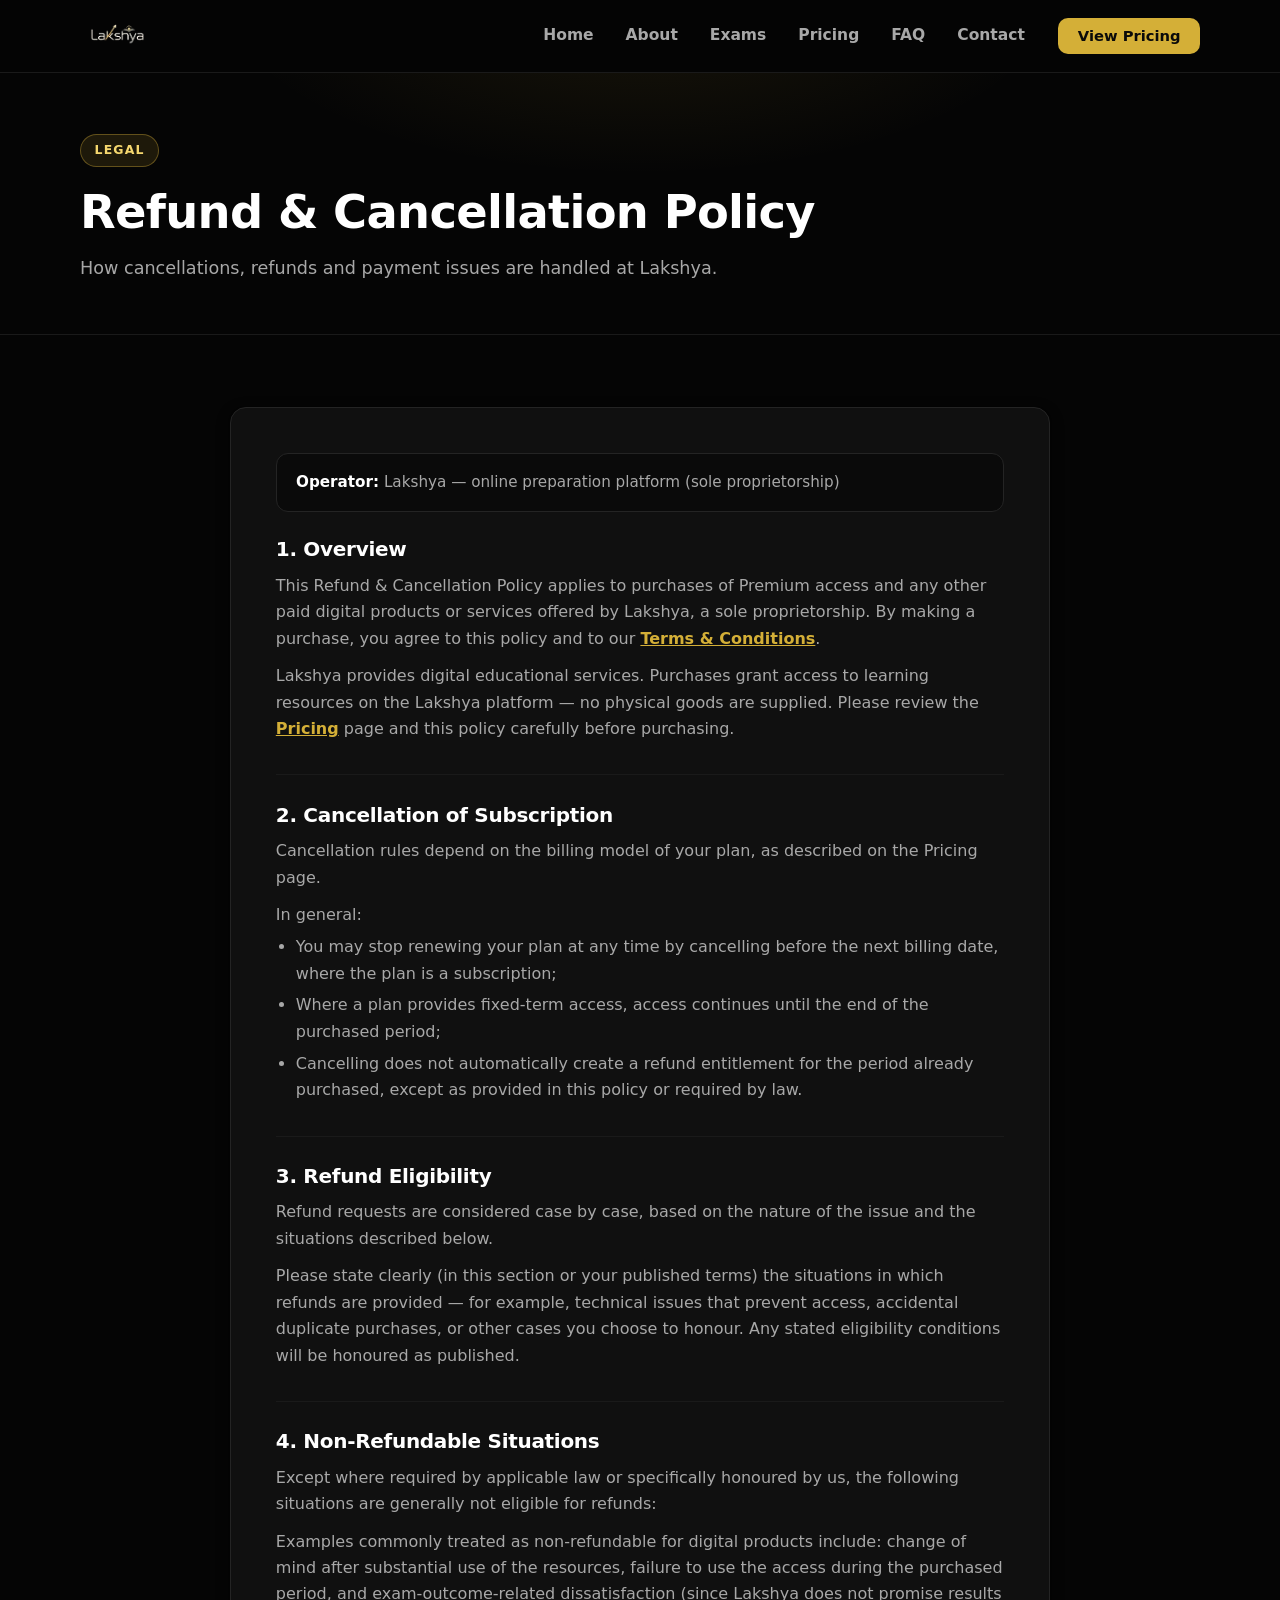
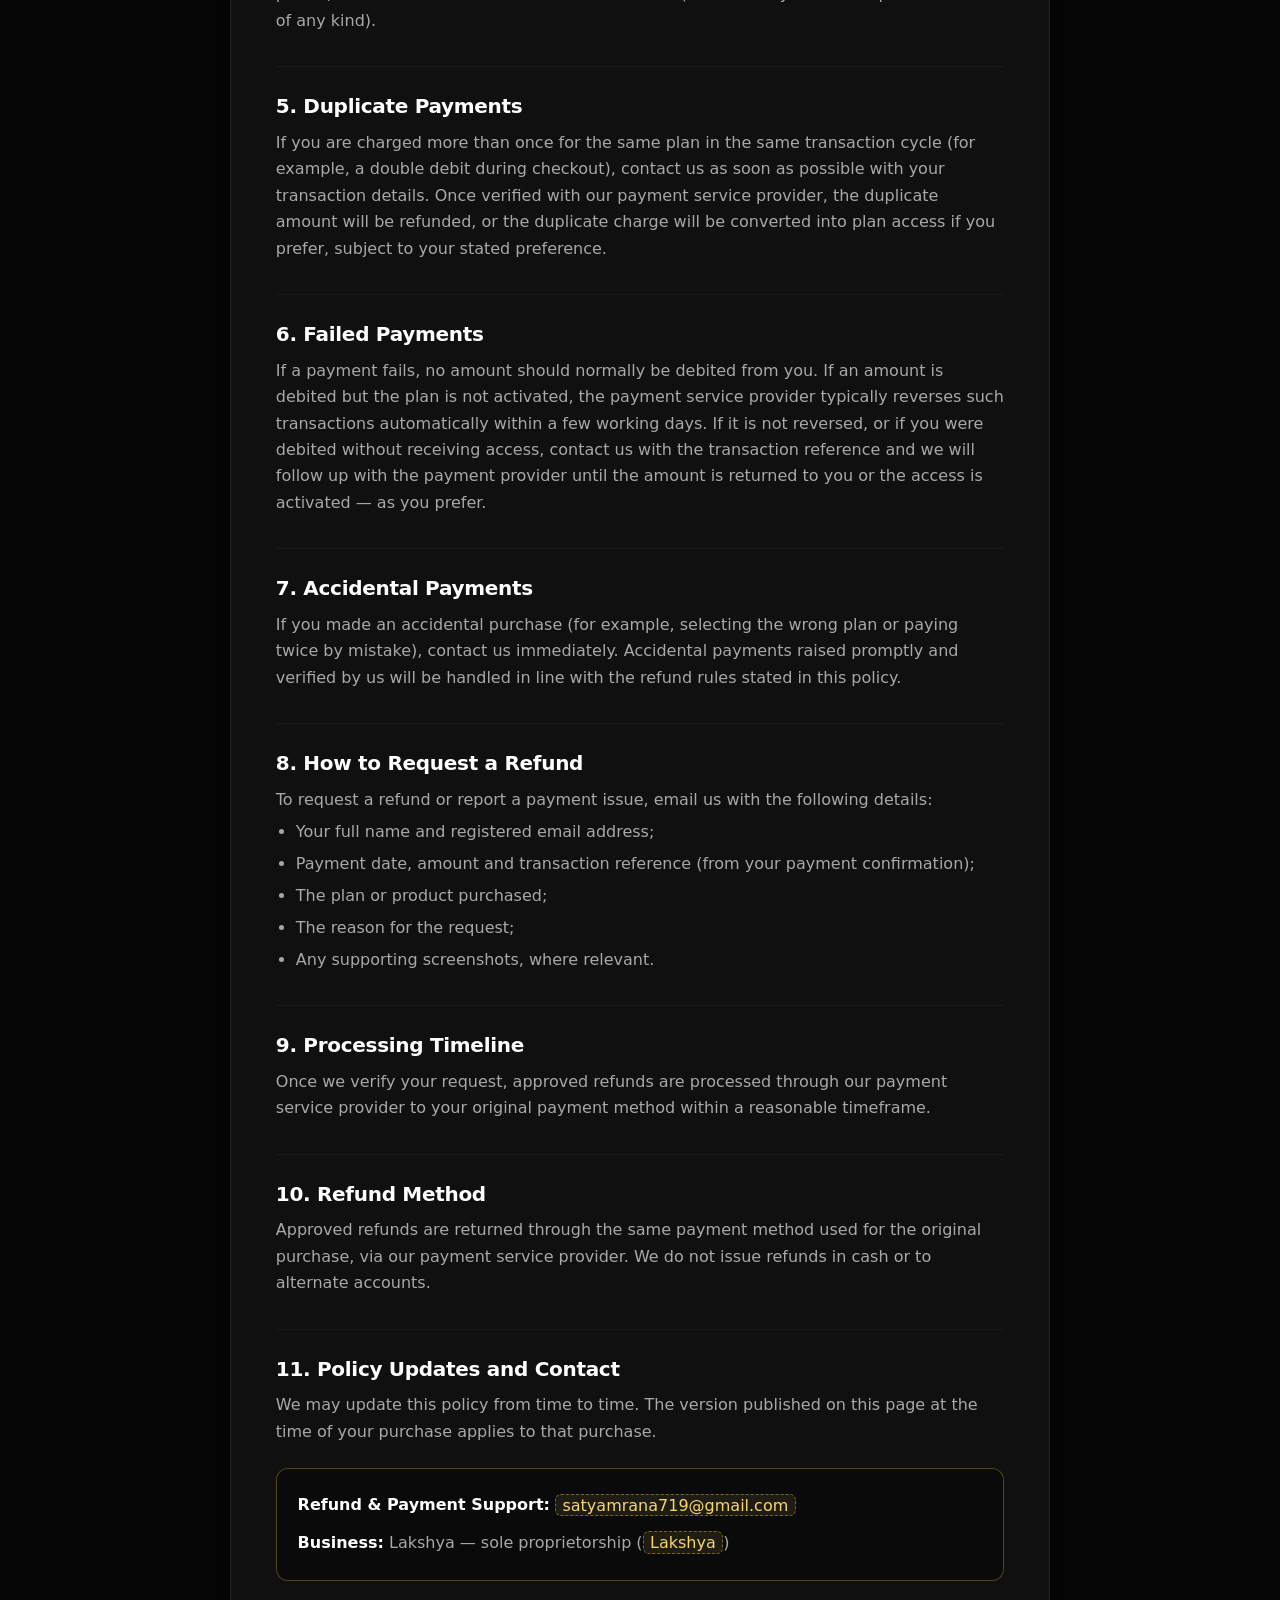
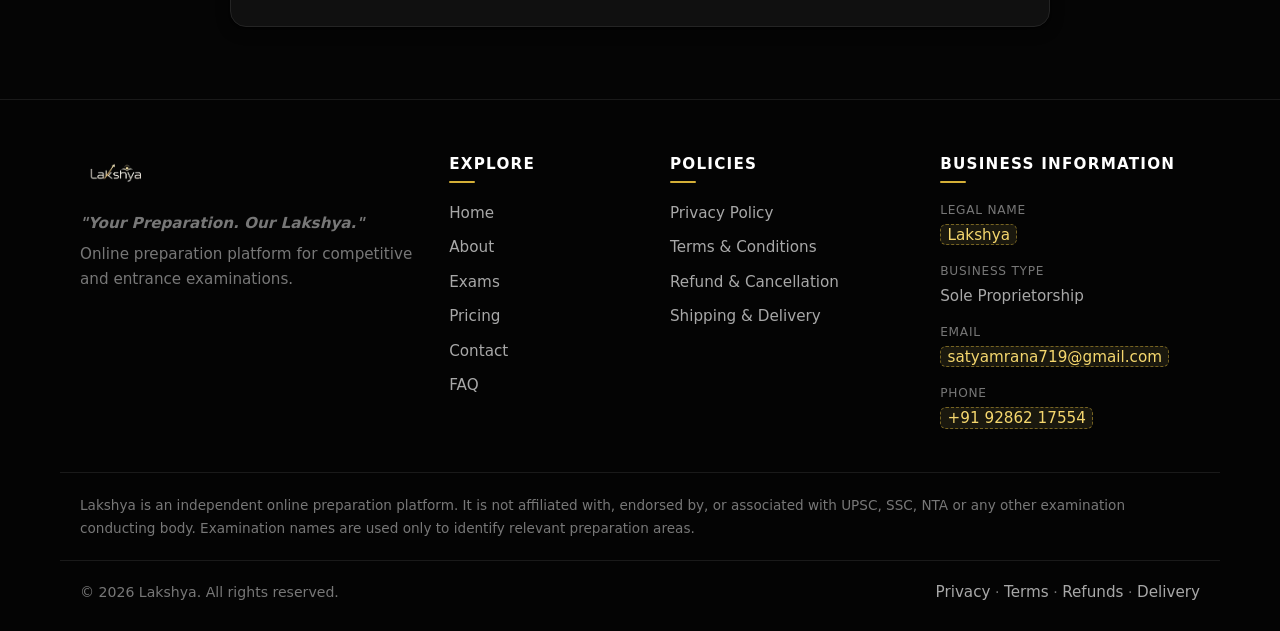
<file: refund-policy.html>
<!DOCTYPE html>
<html lang="en">
<head>
  <meta charset="UTF-8">
  <meta http-equiv="Content-Security-Policy" content="default-src 'self'; script-src 'self'; style-src 'self'; img-src 'self' data:; font-src 'self'; connect-src 'self'; form-action 'self'; base-uri 'self'; object-src 'none'">
  <meta name="viewport" content="width=device-width, initial-scale=1.0">
  <title>Refund & Cancellation Policy | Lakshya</title>
  <meta name="description" content="Refund and cancellation policy for Lakshya — how subscription cancellation, refund eligibility, duplicate payments, failed payments and refund requests are handled.">
  <link rel="canonical" href="https://www.REPLACE-WITH-YOUR-DOMAIN.com/refund-policy.html">
  <meta name="robots" content="index, follow">
  <meta property="og:type" content="website">
  <meta property="og:site_name" content="Lakshya">
  <meta property="og:title" content="Refund & Cancellation Policy | Lakshya">
  <meta property="og:description" content="How cancellations, refunds and payment issues are handled at Lakshya.">
  <meta property="og:url" content="https://www.REPLACE-WITH-YOUR-DOMAIN.com/refund-policy.html">
  <meta property="og:image" content="https://www.REPLACE-WITH-YOUR-DOMAIN.com/assets/og-image.png">
  <meta property="og:image:width" content="1200">
  <meta property="og:image:height" content="630">
  <meta property="og:locale" content="en_IN">
  <meta name="twitter:card" content="summary_large_image">
  <meta name="twitter:title" content="Refund & Cancellation Policy | Lakshya">
  <meta name="twitter:description" content="How cancellations, refunds and payment issues are handled at Lakshya.">
  <meta name="twitter:image" content="https://www.REPLACE-WITH-YOUR-DOMAIN.com/assets/og-image.png">
  <link rel="icon" type="image/svg+xml" href="assets/favicon.svg">
  <link rel="apple-touch-icon" href="assets/apple-touch-icon.png">
  <meta name="theme-color" content="#050505">
  <link rel="stylesheet" href="css/styles.css">
</head>
<body>
  <a class="skip-link" href="#main">Skip to main content</a>

  <header class="site-header">
    <div class="container header-inner">
      <a class="brand" href="index.html" aria-label="Lakshya — Home">
        <img class="brand-logo" src="assets/logo.png" alt="Lakshya" width="167" height="92">
      </a>
      <nav class="site-nav" id="site-nav" aria-label="Main navigation">
        <ul>
          <li><a href="index.html">Home</a></li>
          <li><a href="about.html">About</a></li>
          <li><a href="exams.html">Exams</a></li>
          <li><a href="pricing.html">Pricing</a></li>
          <li><a href="faq.html">FAQ</a></li>
          <li><a href="contact.html">Contact</a></li>
        </ul>
        <div class="nav-cta-wrap">
          <a class="btn btn-accent" href="https://github.com/semwalsuraj707-cloud/lakshyaweb/releases/latest/download/app-release.apk">Download Apk, V 1.0.0</a>
          <a class="btn btn-accent" href="pricing.html">View Pricing</a>
        </div>
      </nav>
      <a class="btn btn-accent btn-sm header-cta" href="pricing.html">View Pricing</a>
      <button class="nav-toggle" type="button" aria-expanded="false" aria-controls="site-nav">
        <span class="visually-hidden">Toggle navigation menu</span>
        <svg class="icon i-menu" viewBox="0 0 24 24" fill="none" stroke="currentColor" stroke-width="2" stroke-linecap="round" aria-hidden="true" focusable="false"><line x1="4" y1="7" x2="20" y2="7"/><line x1="4" y1="12" x2="20" y2="12"/><line x1="4" y1="17" x2="20" y2="17"/></svg>
        <svg class="icon i-close" viewBox="0 0 24 24" fill="none" stroke="currentColor" stroke-width="2" stroke-linecap="round" aria-hidden="true" focusable="false"><line x1="6" y1="6" x2="18" y2="18"/><line x1="18" y1="6" x2="6" y2="18"/></svg>
      </button>
    </div>
  </header>

  <main id="main">

    <!-- ================= PAGE HERO ================= -->
    <section class="page-hero">
      <div class="container">
        <span class="eyebrow">Legal</span>
        <h1>Refund &amp; Cancellation Policy</h1>
        <p class="lead">How cancellations, refunds and payment issues are handled at Lakshya.</p>
      </div>
    </section>

    <section class="section">
      <div class="container legal-wrap">
        <div class="legal-card">

          <div class="policy-meta">
            <p><strong>Operator:</strong> Lakshya — online preparation platform (sole proprietorship)</p>
          </div>

          <h2>1. Overview</h2>
          <p>This Refund &amp; Cancellation Policy applies to purchases of Premium access and any other paid digital products or services offered by Lakshya, a sole proprietorship. By making a purchase, you agree to this policy and to our <a href="terms.html">Terms &amp; Conditions</a>.</p>
          <p>Lakshya provides digital educational services. Purchases grant access to learning resources on the Lakshya platform — no physical goods are supplied. Please review the <a href="pricing.html">Pricing</a> page and this policy carefully before purchasing.</p>

          <h2>2. Cancellation of Subscription</h2>
          <p>Cancellation rules depend on the billing model of your plan, as described on the Pricing page.</p>
          <p>In general:</p>
          <ul>
            <li>You may stop renewing your plan at any time by cancelling before the next billing date, where the plan is a subscription;</li>
            <li>Where a plan provides fixed-term access, access continues until the end of the purchased period;</li>
            <li>Cancelling does not automatically create a refund entitlement for the period already purchased, except as provided in this policy or required by law.</li>
          </ul>

          <h2>3. Refund Eligibility</h2>
          <p>Refund requests are considered case by case, based on the nature of the issue and the situations described below.</p>
          <p>Please state clearly (in this section or your published terms) the situations in which refunds are provided — for example, technical issues that prevent access, accidental duplicate purchases, or other cases you choose to honour. Any stated eligibility conditions will be honoured as published.</p>

          <h2>4. Non-Refundable Situations</h2>
          <p>Except where required by applicable law or specifically honoured by us, the following situations are generally not eligible for refunds:</p>
          <p>Examples commonly treated as non-refundable for digital products include: change of mind after substantial use of the resources, failure to use the access during the purchased period, and exam-outcome-related dissatisfaction (since Lakshya does not promise results of any kind).</p>

          <h2>5. Duplicate Payments</h2>
          <p>If you are charged more than once for the same plan in the same transaction cycle (for example, a double debit during checkout), contact us as soon as possible with your transaction details. Once verified with our payment service provider, the duplicate amount will be refunded, or the duplicate charge will be converted into plan access if you prefer, subject to your stated preference.</p>

          <h2>6. Failed Payments</h2>
          <p>If a payment fails, no amount should normally be debited from you. If an amount is debited but the plan is not activated, the payment service provider typically reverses such transactions automatically within a few working days. If it is not reversed, or if you were debited without receiving access, contact us with the transaction reference and we will follow up with the payment provider until the amount is returned to you or the access is activated — as you prefer.</p>

          <h2>7. Accidental Payments</h2>
          <p>If you made an accidental purchase (for example, selecting the wrong plan or paying twice by mistake), contact us immediately. Accidental payments raised promptly and verified by us will be handled in line with the refund rules stated in this policy.</p>

          <h2>8. How to Request a Refund</h2>
          <p>To request a refund or report a payment issue, email us with the following details:</p>
          <ul>
            <li>Your full name and registered email address;</li>
            <li>Payment date, amount and transaction reference (from your payment confirmation);</li>
            <li>The plan or product purchased;</li>
            <li>The reason for the request;</li>
            <li>Any supporting screenshots, where relevant.</li>
          </ul>

          <h2>9. Processing Timeline</h2>
          <p>Once we verify your request, approved refunds are processed through our payment service provider to your original payment method within a reasonable timeframe.</p>

          <h2>10. Refund Method</h2>
          <p>Approved refunds are returned through the same payment method used for the original purchase, via our payment service provider. We do not issue refunds in cash or to alternate accounts.</p>

          <h2>11. Policy Updates and Contact</h2>
          <p>We may update this policy from time to time. The version published on this page at the time of your purchase applies to that purchase.</p>
          <div class="legal-contact-box">
            <p><strong>Refund &amp; Payment Support:</strong> <span class="ph">satyamrana719@gmail.com</span></p>
            <p><strong>Business:</strong> Lakshya — sole proprietorship (<span class="ph">Lakshya</span>)</p>
          </div>

        </div>
      </div>
    </section>



  </main>

  <!-- ================= FOOTER ================= -->
  <footer class="site-footer">
    <div class="container footer-grid">
      <div class="footer-brand">
        <a class="brand" href="index.html" aria-label="Lakshya — Home">
          <img class="brand-logo" src="assets/logo.png" alt="Lakshya" width="167" height="92">
        </a>
        <p class="footer-tagline">"Your Preparation. Our Lakshya."</p>
        <p>Online preparation platform for competitive and entrance examinations.</p>
      </div>
      <nav aria-label="Footer — explore">
        <h3>Explore</h3>
        <ul>
          <li><a href="index.html">Home</a></li>
          <li><a href="about.html">About</a></li>
          <li><a href="exams.html">Exams</a></li>
          <li><a href="pricing.html">Pricing</a></li>
          <li><a href="contact.html">Contact</a></li>
          <li><a href="faq.html">FAQ</a></li>
        </ul>
      </nav>
      <nav aria-label="Footer — policies">
        <h3>Policies</h3>
        <ul>
          <li><a href="privacy-policy.html">Privacy Policy</a></li>
          <li><a href="terms.html">Terms &amp; Conditions</a></li>
          <li><a href="refund-policy.html">Refund &amp; Cancellation</a></li>
          <li><a href="shipping-policy.html">Shipping &amp; Delivery</a></li>
        </ul>
      </nav>
      <div class="footer-info">
        <h3>Business Information</h3>
        <dl class="footer-info-list">
          <dt>Legal Name</dt>
          <dd><span class="ph">Lakshya</span></dd>
          <dt>Business Type</dt>
          <dd>Sole Proprietorship</dd>
          <dt>Email</dt>
          <dd><span class="ph">satyamrana719@gmail.com</span></dd>
          <dt>Phone</dt>
          <dd><span class="ph">+91 92862 17554</span></dd>
        </dl>
      </div>
    </div>
    <div class="container footer-disclaimer">
      <p>Lakshya is an independent online preparation platform. It is not affiliated with, endorsed by, or associated with UPSC, SSC, NTA or any other examination conducting body. Examination names are used only to identify relevant preparation areas.</p>
    </div>
    <div class="container footer-bottom">
      <p>© <span class="js-year">2026</span> Lakshya. All rights reserved.</p>
      <p><a href="privacy-policy.html">Privacy</a> · <a href="terms.html">Terms</a> · <a href="refund-policy.html">Refunds</a> · <a href="shipping-policy.html">Delivery</a></p>
    </div>
  </footer>

  <script src="js/main.js" defer></script>
</body>
</html>
</file>
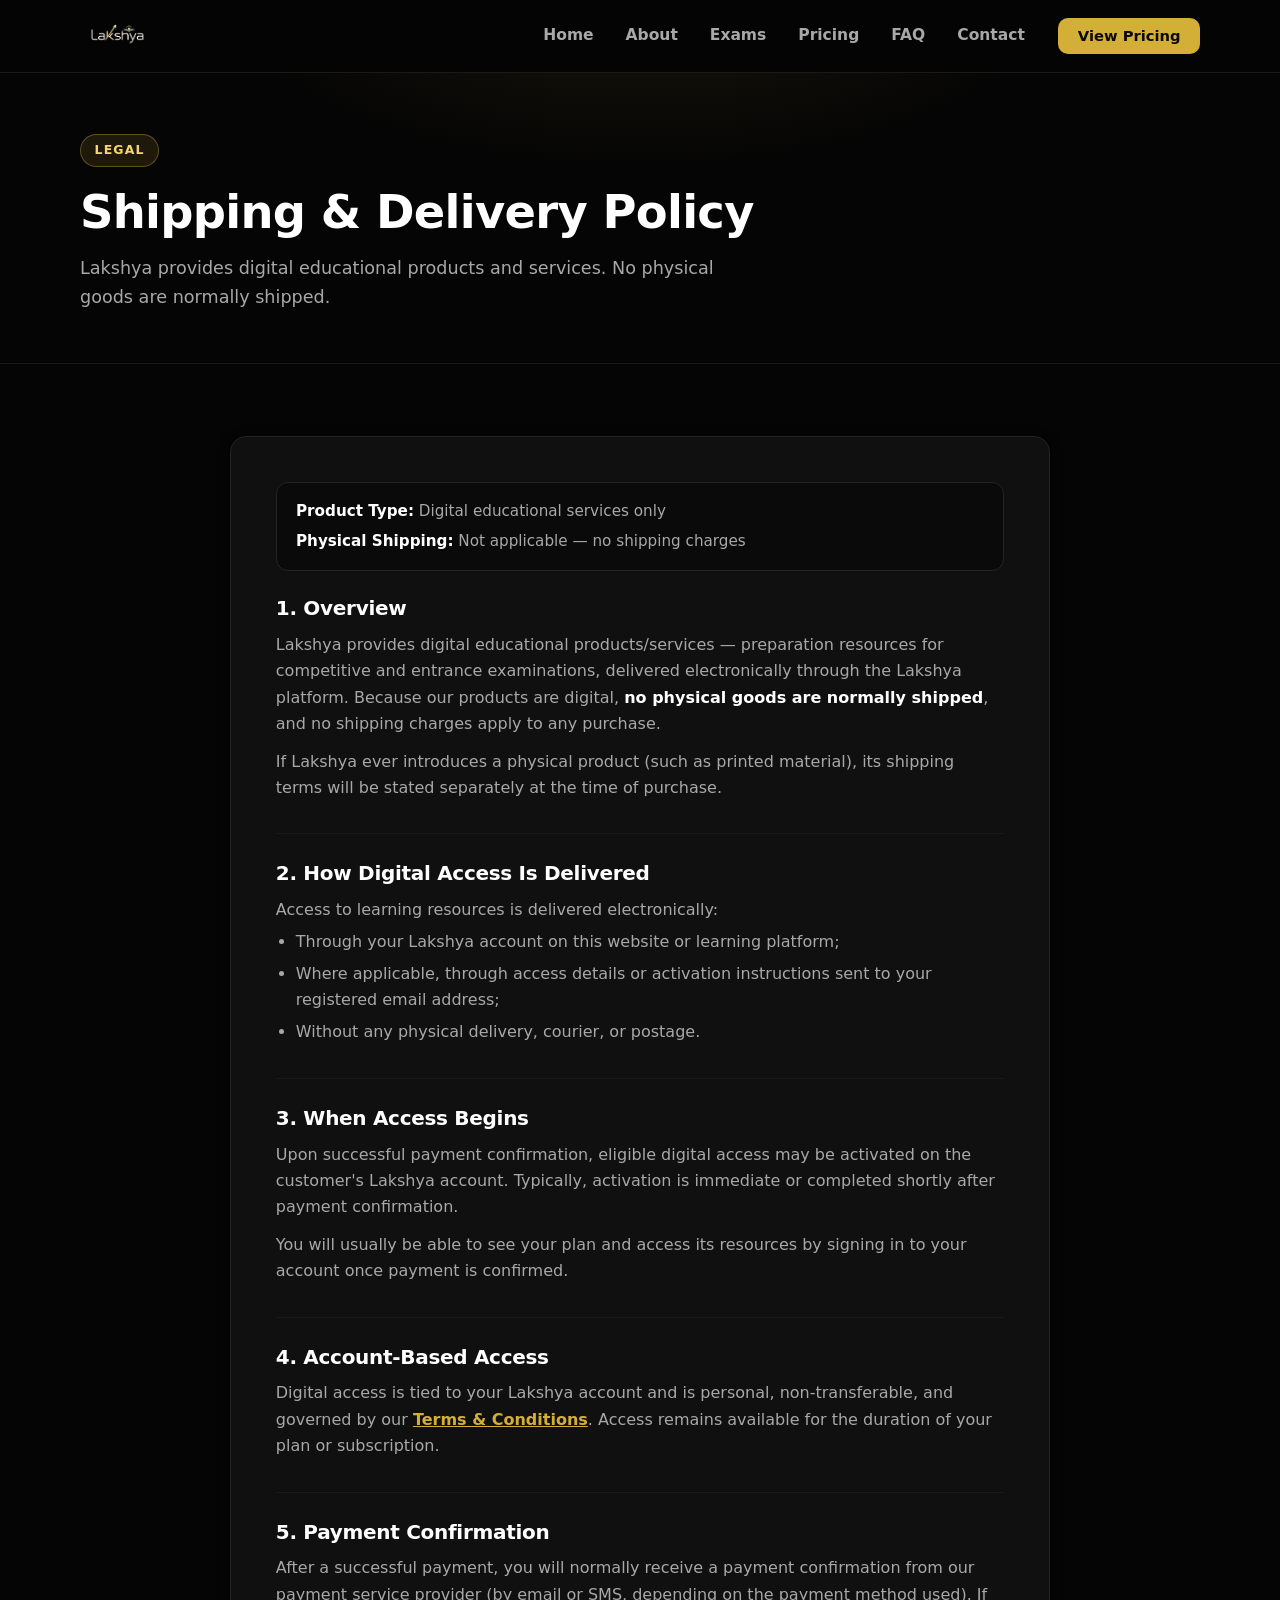
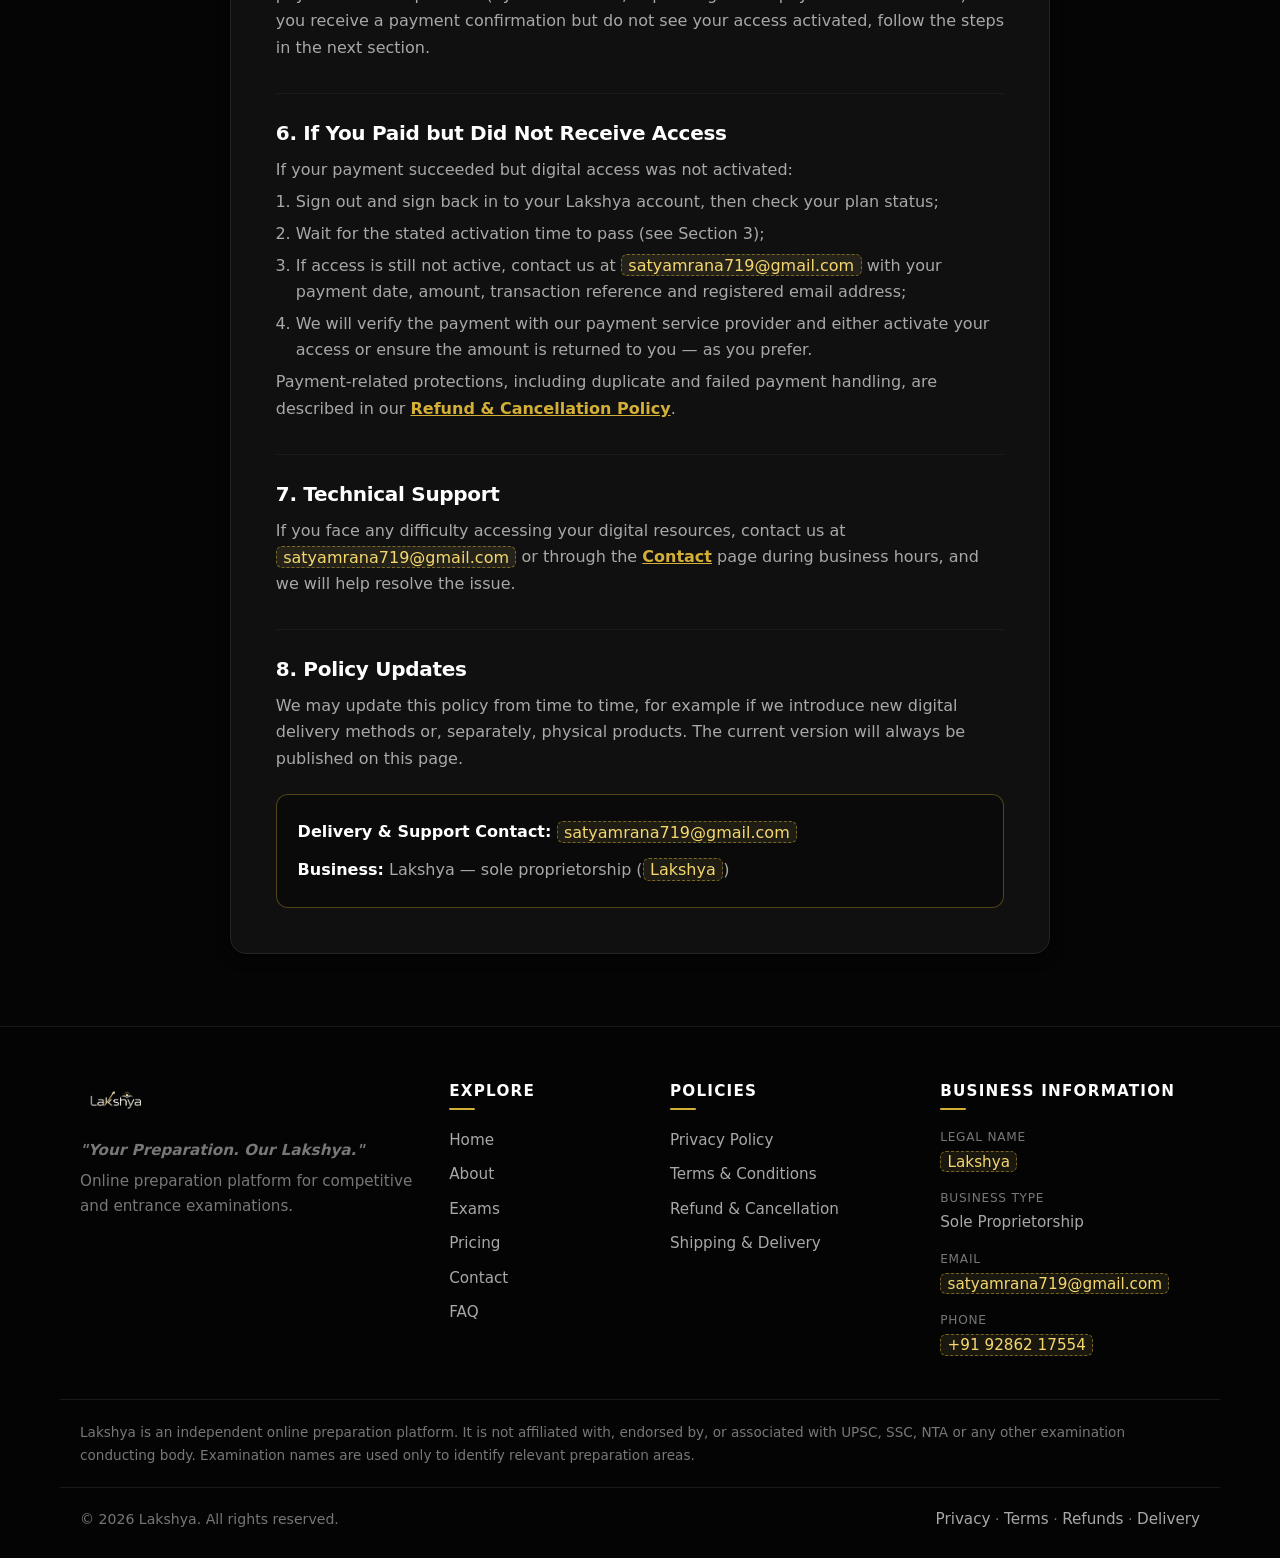
<file: shipping-policy.html>
<!DOCTYPE html>
<html lang="en">
<head>
  <meta charset="UTF-8">
  <meta http-equiv="Content-Security-Policy" content="default-src 'self'; script-src 'self'; style-src 'self'; img-src 'self' data:; font-src 'self'; connect-src 'self'; form-action 'self'; base-uri 'self'; object-src 'none'">
  <meta name="viewport" content="width=device-width, initial-scale=1.0">
  <title>Shipping & Delivery Policy | Lakshya</title>
  <meta name="description" content="Digital delivery policy for Lakshya. Lakshya provides digital educational products — learn how digital access is delivered after payment.">
  <link rel="canonical" href="https://www.REPLACE-WITH-YOUR-DOMAIN.com/shipping-policy.html">
  <meta name="robots" content="index, follow">
  <meta property="og:type" content="website">
  <meta property="og:site_name" content="Lakshya">
  <meta property="og:title" content="Shipping & Delivery Policy | Lakshya">
  <meta property="og:description" content="How digital access is delivered after payment at Lakshya.">
  <meta property="og:url" content="https://www.REPLACE-WITH-YOUR-DOMAIN.com/shipping-policy.html">
  <meta property="og:image" content="https://www.REPLACE-WITH-YOUR-DOMAIN.com/assets/og-image.png">
  <meta property="og:image:width" content="1200">
  <meta property="og:image:height" content="630">
  <meta property="og:locale" content="en_IN">
  <meta name="twitter:card" content="summary_large_image">
  <meta name="twitter:title" content="Shipping & Delivery Policy | Lakshya">
  <meta name="twitter:description" content="How digital access is delivered after payment at Lakshya.">
  <meta name="twitter:image" content="https://www.REPLACE-WITH-YOUR-DOMAIN.com/assets/og-image.png">
  <link rel="icon" type="image/svg+xml" href="assets/favicon.svg">
  <link rel="apple-touch-icon" href="assets/apple-touch-icon.png">
  <meta name="theme-color" content="#050505">
  <link rel="stylesheet" href="css/styles.css">
</head>
<body>
  <a class="skip-link" href="#main">Skip to main content</a>

  <header class="site-header">
    <div class="container header-inner">
      <a class="brand" href="index.html" aria-label="Lakshya — Home">
        <img class="brand-logo" src="assets/logo.png" alt="Lakshya" width="167" height="92">
      </a>
      <nav class="site-nav" id="site-nav" aria-label="Main navigation">
        <ul>
          <li><a href="index.html">Home</a></li>
          <li><a href="about.html">About</a></li>
          <li><a href="exams.html">Exams</a></li>
          <li><a href="pricing.html">Pricing</a></li>
          <li><a href="faq.html">FAQ</a></li>
          <li><a href="contact.html">Contact</a></li>
        </ul>
        <div class="nav-cta-wrap">
          <a class="btn btn-accent" href="https://github.com/semwalsuraj707-cloud/lakshyaweb/releases/latest/download/app-release.apk">Download Apk, V 1.0.0</a>
          <a class="btn btn-accent" href="pricing.html">View Pricing</a>
        </div>
      </nav>
      <a class="btn btn-accent btn-sm header-cta" href="pricing.html">View Pricing</a>
      <button class="nav-toggle" type="button" aria-expanded="false" aria-controls="site-nav">
        <span class="visually-hidden">Toggle navigation menu</span>
        <svg class="icon i-menu" viewBox="0 0 24 24" fill="none" stroke="currentColor" stroke-width="2" stroke-linecap="round" aria-hidden="true" focusable="false"><line x1="4" y1="7" x2="20" y2="7"/><line x1="4" y1="12" x2="20" y2="12"/><line x1="4" y1="17" x2="20" y2="17"/></svg>
        <svg class="icon i-close" viewBox="0 0 24 24" fill="none" stroke="currentColor" stroke-width="2" stroke-linecap="round" aria-hidden="true" focusable="false"><line x1="6" y1="6" x2="18" y2="18"/><line x1="18" y1="6" x2="6" y2="18"/></svg>
      </button>
    </div>
  </header>

  <main id="main">

    <!-- ================= PAGE HERO ================= -->
    <section class="page-hero">
      <div class="container">
        <span class="eyebrow">Legal</span>
        <h1>Shipping &amp; Delivery Policy</h1>
        <p class="lead">Lakshya provides digital educational products and services. No physical goods are normally shipped.</p>
      </div>
    </section>

    <section class="section">
      <div class="container legal-wrap">
        <div class="legal-card">

          <div class="policy-meta">
            <p><strong>Product Type:</strong> Digital educational services only</p>
            <p><strong>Physical Shipping:</strong> Not applicable — no shipping charges</p>
          </div>

          <h2>1. Overview</h2>
          <p>Lakshya provides digital educational products/services — preparation resources for competitive and entrance examinations, delivered electronically through the Lakshya platform. Because our products are digital, <strong>no physical goods are normally shipped</strong>, and no shipping charges apply to any purchase.</p>
          <p>If Lakshya ever introduces a physical product (such as printed material), its shipping terms will be stated separately at the time of purchase.</p>

          <h2>2. How Digital Access Is Delivered</h2>
          <p>Access to learning resources is delivered electronically:</p>
          <ul>
            <li>Through your Lakshya account on this website or learning platform;</li>
            <li>Where applicable, through access details or activation instructions sent to your registered email address;</li>
            <li>Without any physical delivery, courier, or postage.</li>
          </ul>

          <h2>3. When Access Begins</h2>
          <p>Upon successful payment confirmation, eligible digital access may be activated on the customer's Lakshya account. Typically, activation is immediate or completed shortly after payment confirmation.</p>
          <p>You will usually be able to see your plan and access its resources by signing in to your account once payment is confirmed.</p>

          <h2>4. Account-Based Access</h2>
          <p>Digital access is tied to your Lakshya account and is personal, non-transferable, and governed by our <a href="terms.html">Terms &amp; Conditions</a>. Access remains available for the duration of your plan or subscription.</p>

          <h2>5. Payment Confirmation</h2>
          <p>After a successful payment, you will normally receive a payment confirmation from our payment service provider (by email or SMS, depending on the payment method used). If you receive a payment confirmation but do not see your access activated, follow the steps in the next section.</p>

          <h2>6. If You Paid but Did Not Receive Access</h2>
          <p>If your payment succeeded but digital access was not activated:</p>
          <ol>
            <li>Sign out and sign back in to your Lakshya account, then check your plan status;</li>
            <li>Wait for the stated activation time to pass (see Section 3);</li>
            <li>If access is still not active, contact us at <span class="ph">satyamrana719@gmail.com</span> with your payment date, amount, transaction reference and registered email address;</li>
            <li>We will verify the payment with our payment service provider and either activate your access or ensure the amount is returned to you — as you prefer.</li>
          </ol>
          <p>Payment-related protections, including duplicate and failed payment handling, are described in our <a href="refund-policy.html">Refund &amp; Cancellation Policy</a>.</p>

          <h2>7. Technical Support</h2>
          <p>If you face any difficulty accessing your digital resources, contact us at <span class="ph">satyamrana719@gmail.com</span> or through the <a href="contact.html">Contact</a> page during business hours, and we will help resolve the issue.</p>

          <h2>8. Policy Updates</h2>
          <p>We may update this policy from time to time, for example if we introduce new digital delivery methods or, separately, physical products. The current version will always be published on this page.</p>

          <div class="legal-contact-box">
            <p><strong>Delivery &amp; Support Contact:</strong> <span class="ph">satyamrana719@gmail.com</span></p>
            <p><strong>Business:</strong> Lakshya — sole proprietorship (<span class="ph">Lakshya</span>)</p>
          </div>

        </div>
      </div>
    </section>



  </main>

  <!-- ================= FOOTER ================= -->
  <footer class="site-footer">
    <div class="container footer-grid">
      <div class="footer-brand">
        <a class="brand" href="index.html" aria-label="Lakshya — Home">
          <img class="brand-logo" src="assets/logo.png" alt="Lakshya" width="167" height="92">
        </a>
        <p class="footer-tagline">"Your Preparation. Our Lakshya."</p>
        <p>Online preparation platform for competitive and entrance examinations.</p>
      </div>
      <nav aria-label="Footer — explore">
        <h3>Explore</h3>
        <ul>
          <li><a href="index.html">Home</a></li>
          <li><a href="about.html">About</a></li>
          <li><a href="exams.html">Exams</a></li>
          <li><a href="pricing.html">Pricing</a></li>
          <li><a href="contact.html">Contact</a></li>
          <li><a href="faq.html">FAQ</a></li>
        </ul>
      </nav>
      <nav aria-label="Footer — policies">
        <h3>Policies</h3>
        <ul>
          <li><a href="privacy-policy.html">Privacy Policy</a></li>
          <li><a href="terms.html">Terms &amp; Conditions</a></li>
          <li><a href="refund-policy.html">Refund &amp; Cancellation</a></li>
          <li><a href="shipping-policy.html">Shipping &amp; Delivery</a></li>
        </ul>
      </nav>
      <div class="footer-info">
        <h3>Business Information</h3>
        <dl class="footer-info-list">
          <dt>Legal Name</dt>
          <dd><span class="ph">Lakshya</span></dd>
          <dt>Business Type</dt>
          <dd>Sole Proprietorship</dd>
          <dt>Email</dt>
          <dd><span class="ph">satyamrana719@gmail.com</span></dd>
          <dt>Phone</dt>
          <dd><span class="ph">+91 92862 17554</span></dd>
        </dl>
      </div>
    </div>
    <div class="container footer-disclaimer">
      <p>Lakshya is an independent online preparation platform. It is not affiliated with, endorsed by, or associated with UPSC, SSC, NTA or any other examination conducting body. Examination names are used only to identify relevant preparation areas.</p>
    </div>
    <div class="container footer-bottom">
      <p>© <span class="js-year">2026</span> Lakshya. All rights reserved.</p>
      <p><a href="privacy-policy.html">Privacy</a> · <a href="terms.html">Terms</a> · <a href="refund-policy.html">Refunds</a> · <a href="shipping-policy.html">Delivery</a></p>
    </div>
  </footer>

  <script src="js/main.js" defer></script>
</body>
</html>
</file>
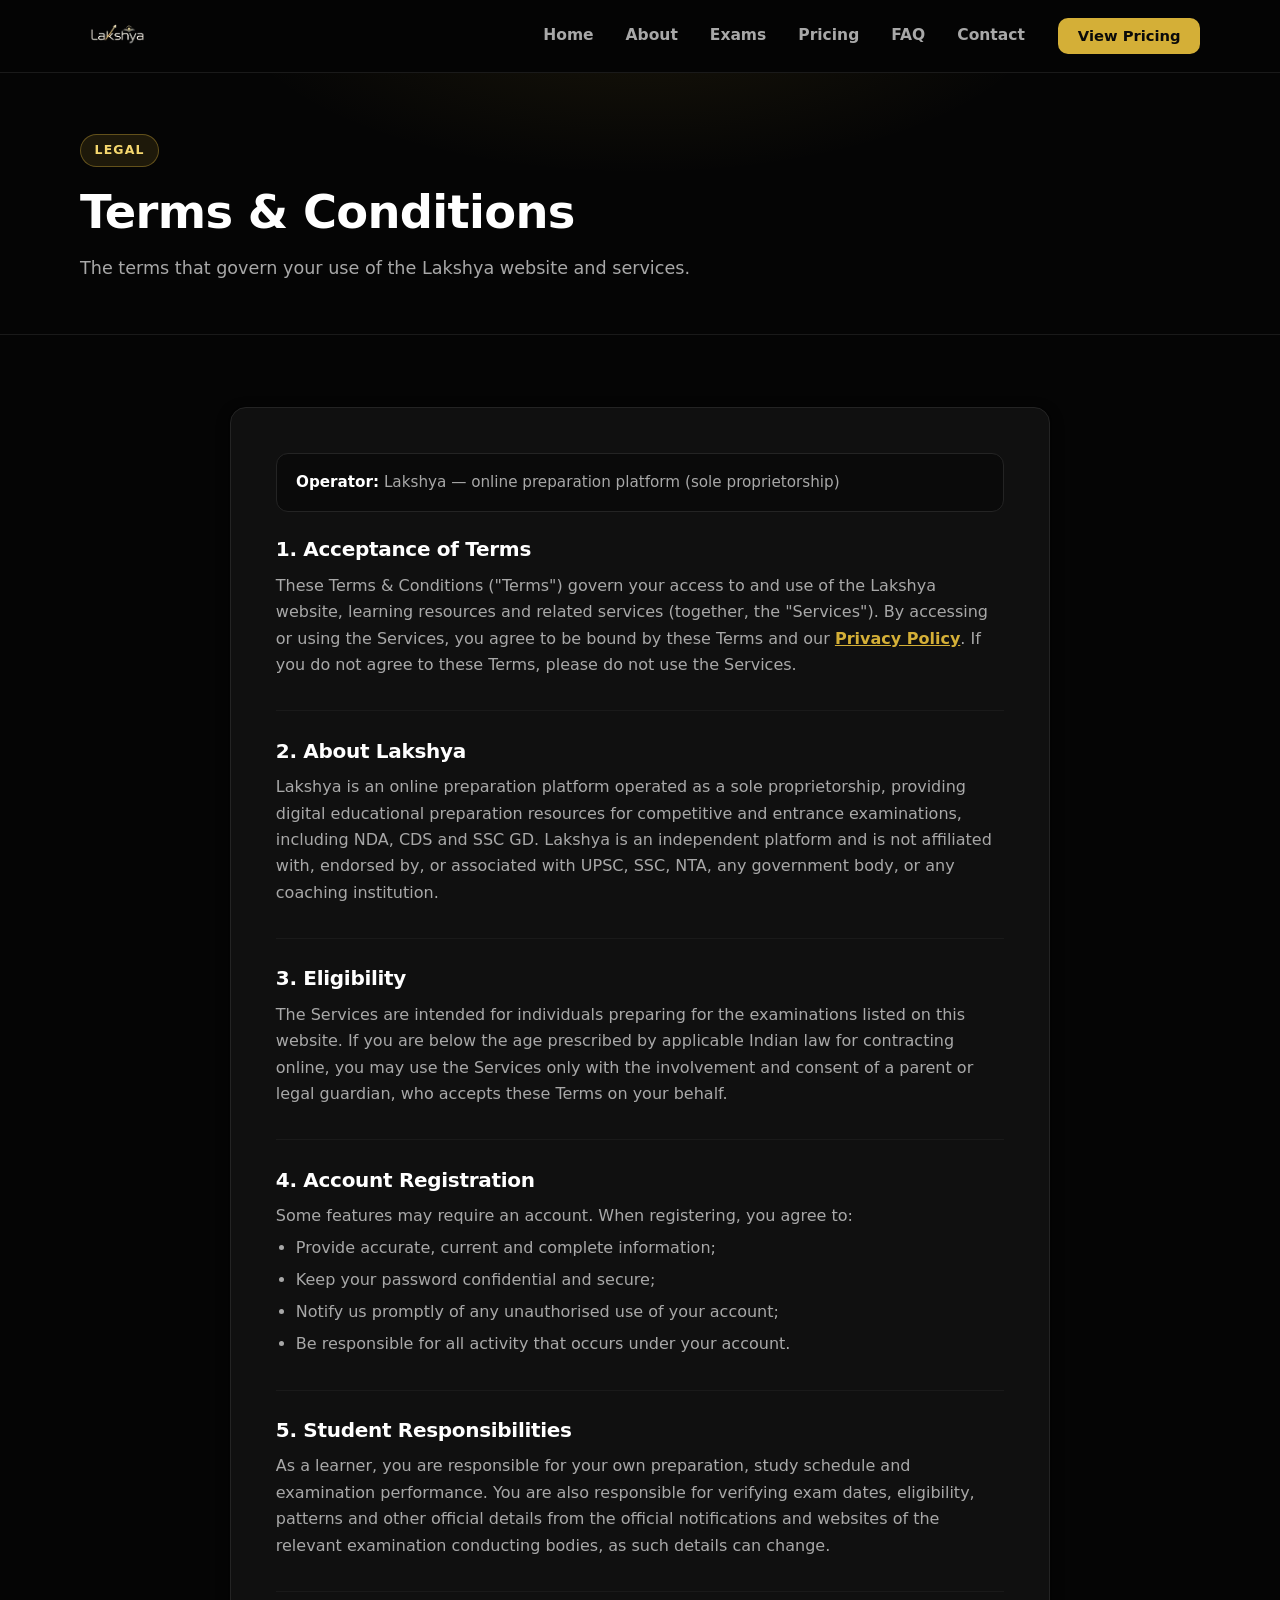
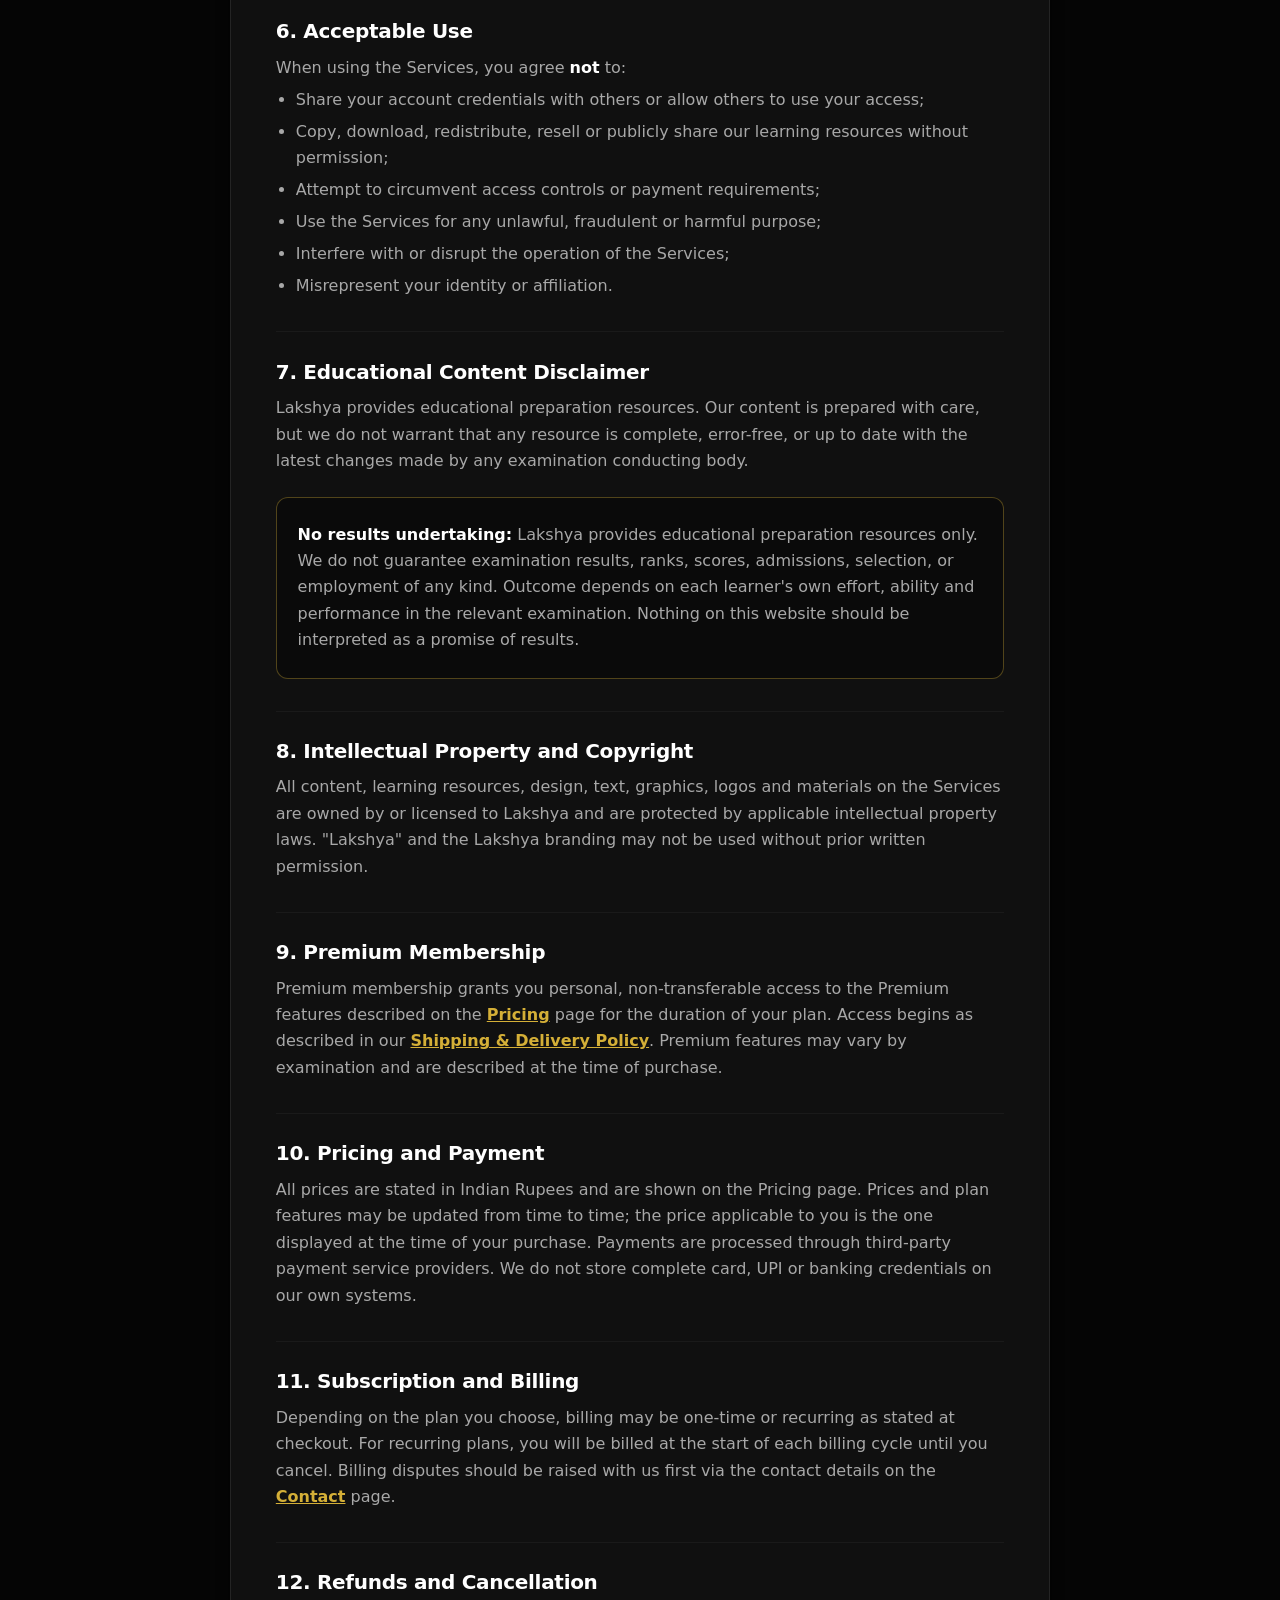
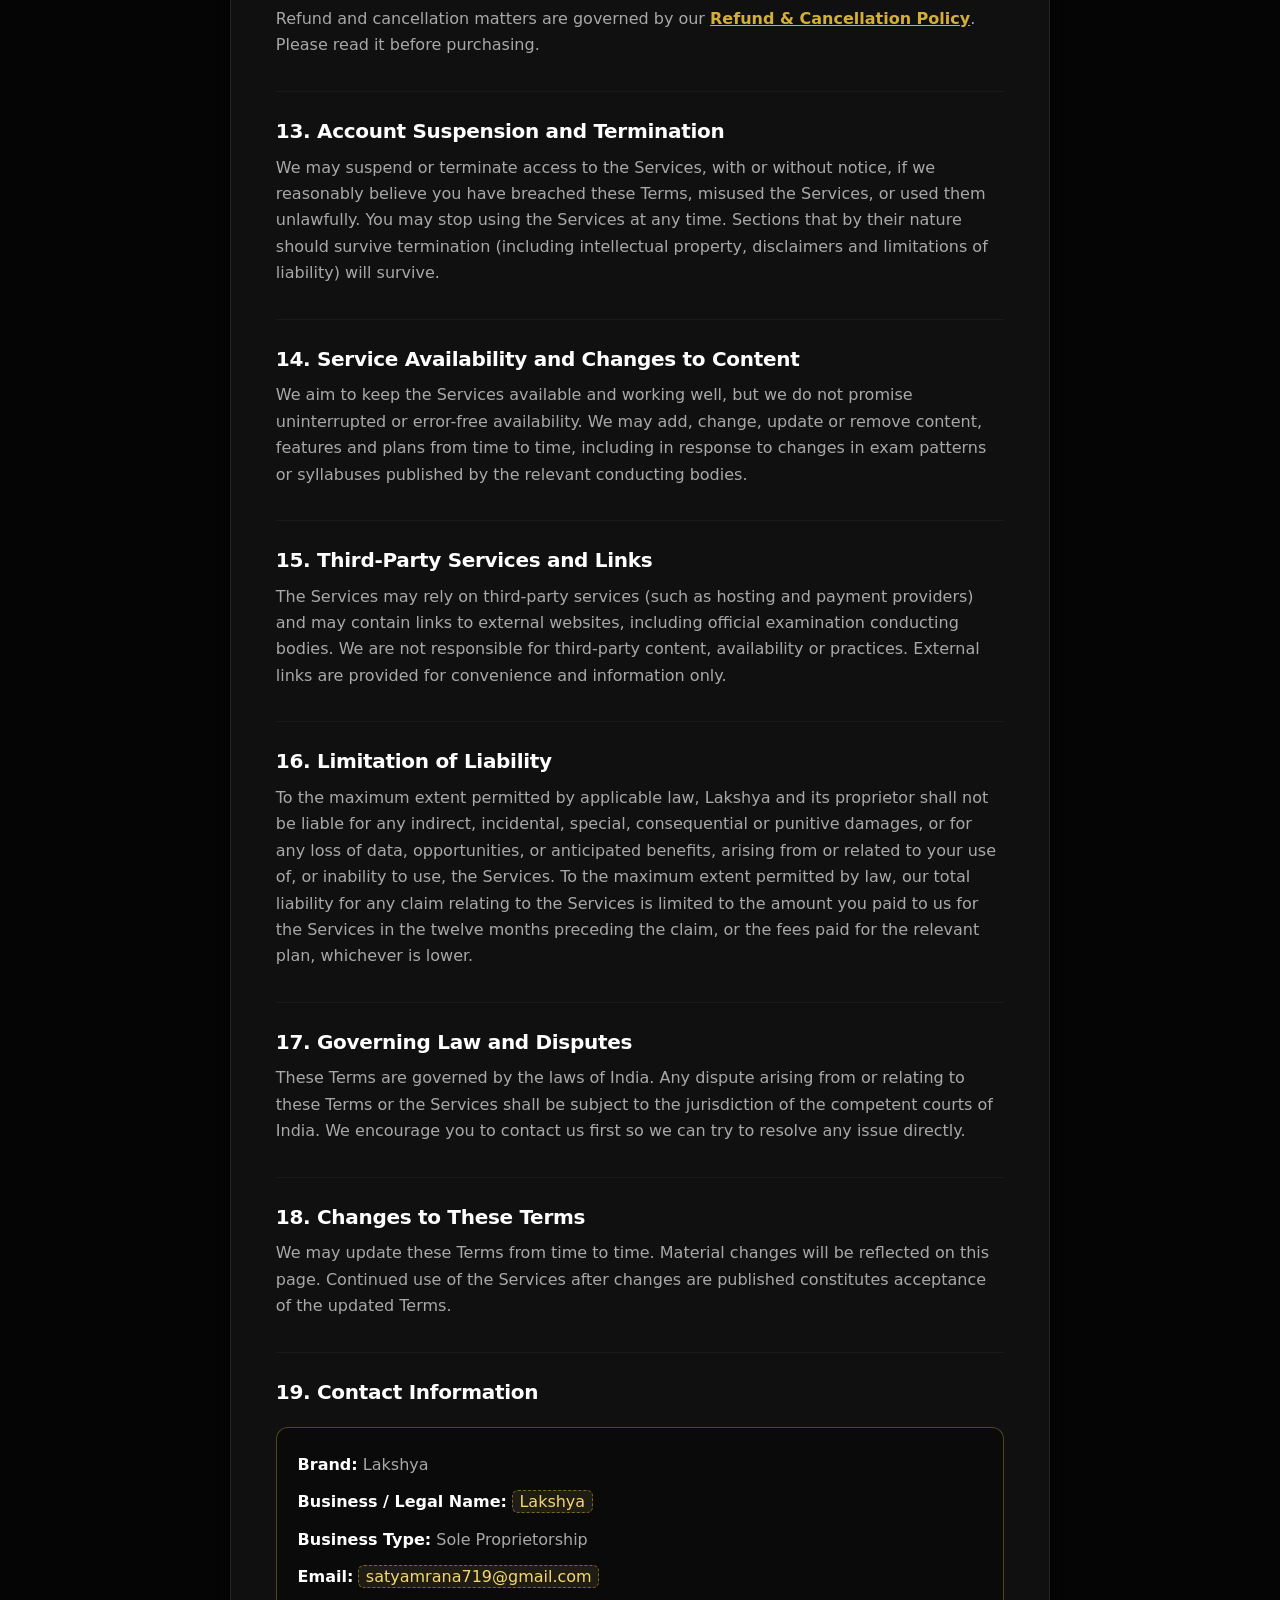
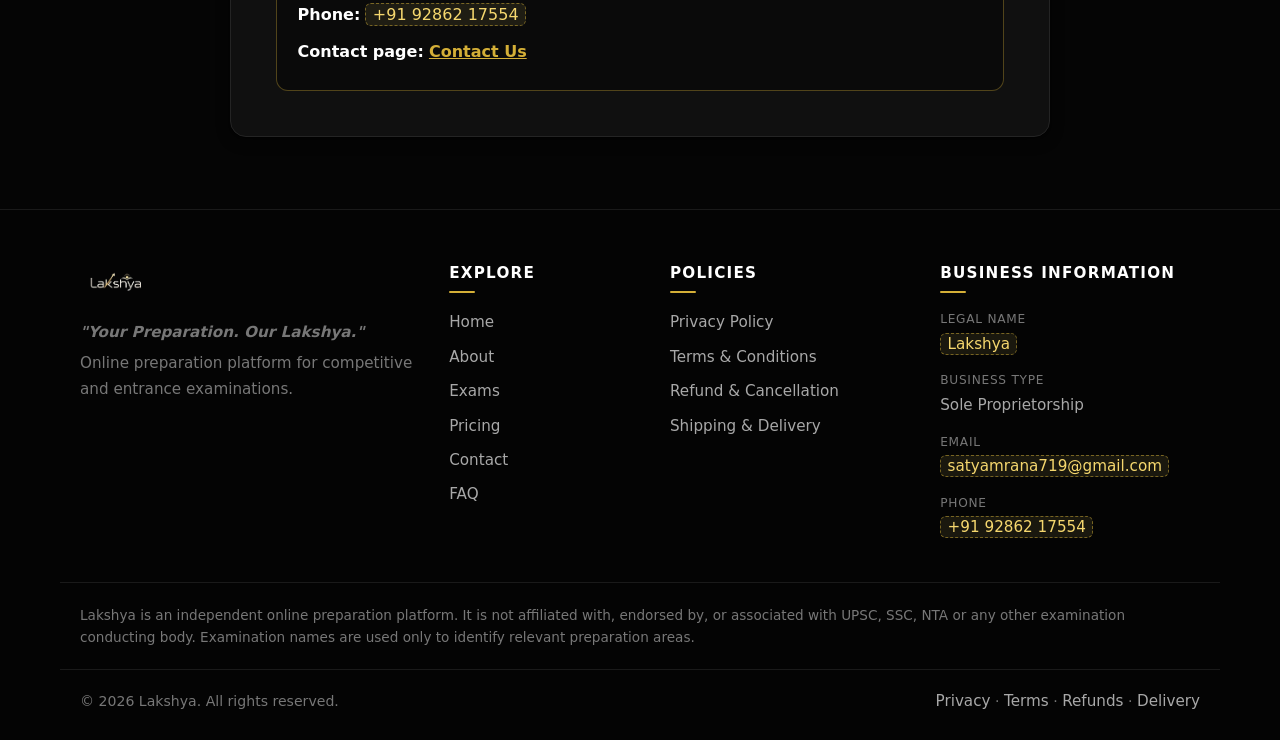
<file: terms.html>
<!DOCTYPE html>
<html lang="en">
<head>
  <meta charset="UTF-8">
  <meta http-equiv="Content-Security-Policy" content="default-src 'self'; script-src 'self'; style-src 'self'; img-src 'self' data:; font-src 'self'; connect-src 'self'; form-action 'self'; base-uri 'self'; object-src 'none'">
  <meta name="viewport" content="width=device-width, initial-scale=1.0">
  <title>Terms & Conditions | Lakshya</title>
  <meta name="description" content="Terms and Conditions for using Lakshya, an online preparation platform for competitive and entrance examinations. Eligibility, accounts, acceptable use, payments and more.">
  <link rel="canonical" href="https://www.REPLACE-WITH-YOUR-DOMAIN.com/terms.html">
  <meta name="robots" content="index, follow">
  <meta property="og:type" content="website">
  <meta property="og:site_name" content="Lakshya">
  <meta property="og:title" content="Terms & Conditions | Lakshya">
  <meta property="og:description" content="The terms governing use of the Lakshya online preparation platform.">
  <meta property="og:url" content="https://www.REPLACE-WITH-YOUR-DOMAIN.com/terms.html">
  <meta property="og:image" content="https://www.REPLACE-WITH-YOUR-DOMAIN.com/assets/og-image.png">
  <meta property="og:image:width" content="1200">
  <meta property="og:image:height" content="630">
  <meta property="og:locale" content="en_IN">
  <meta name="twitter:card" content="summary_large_image">
  <meta name="twitter:title" content="Terms & Conditions | Lakshya">
  <meta name="twitter:description" content="The terms governing use of the Lakshya online preparation platform.">
  <meta name="twitter:image" content="https://www.REPLACE-WITH-YOUR-DOMAIN.com/assets/og-image.png">
  <link rel="icon" type="image/svg+xml" href="assets/favicon.svg">
  <link rel="apple-touch-icon" href="assets/apple-touch-icon.png">
  <meta name="theme-color" content="#050505">
  <link rel="stylesheet" href="css/styles.css">
</head>
<body>
  <a class="skip-link" href="#main">Skip to main content</a>

  <header class="site-header">
    <div class="container header-inner">
      <a class="brand" href="index.html" aria-label="Lakshya — Home">
        <img class="brand-logo" src="assets/logo.png" alt="Lakshya" width="167" height="92">
      </a>
      <nav class="site-nav" id="site-nav" aria-label="Main navigation">
        <ul>
          <li><a href="index.html">Home</a></li>
          <li><a href="about.html">About</a></li>
          <li><a href="exams.html">Exams</a></li>
          <li><a href="pricing.html">Pricing</a></li>
          <li><a href="faq.html">FAQ</a></li>
          <li><a href="contact.html">Contact</a></li>
        </ul>
        <div class="nav-cta-wrap">
          <a class="btn btn-accent" href="https://github.com/semwalsuraj707-cloud/lakshyaweb/releases/latest/download/app-release.apk">Download Apk, V 1.0.0</a>
          <a class="btn btn-accent" href="pricing.html">View Pricing</a>
        </div>
      </nav>
      <a class="btn btn-accent btn-sm header-cta" href="pricing.html">View Pricing</a>
      <button class="nav-toggle" type="button" aria-expanded="false" aria-controls="site-nav">
        <span class="visually-hidden">Toggle navigation menu</span>
        <svg class="icon i-menu" viewBox="0 0 24 24" fill="none" stroke="currentColor" stroke-width="2" stroke-linecap="round" aria-hidden="true" focusable="false"><line x1="4" y1="7" x2="20" y2="7"/><line x1="4" y1="12" x2="20" y2="12"/><line x1="4" y1="17" x2="20" y2="17"/></svg>
        <svg class="icon i-close" viewBox="0 0 24 24" fill="none" stroke="currentColor" stroke-width="2" stroke-linecap="round" aria-hidden="true" focusable="false"><line x1="6" y1="6" x2="18" y2="18"/><line x1="18" y1="6" x2="6" y2="18"/></svg>
      </button>
    </div>
  </header>

  <main id="main">

    <!-- ================= PAGE HERO ================= -->
    <section class="page-hero">
      <div class="container">
        <span class="eyebrow">Legal</span>
        <h1>Terms &amp; Conditions</h1>
        <p class="lead">The terms that govern your use of the Lakshya website and services.</p>
      </div>
    </section>

    <section class="section">
      <div class="container legal-wrap">
        <div class="legal-card">

          <div class="policy-meta">
            <p><strong>Operator:</strong> Lakshya — online preparation platform (sole proprietorship)</p>
          </div>

          <h2>1. Acceptance of Terms</h2>
          <p>These Terms &amp; Conditions ("Terms") govern your access to and use of the Lakshya website, learning resources and related services (together, the "Services"). By accessing or using the Services, you agree to be bound by these Terms and our <a href="privacy-policy.html">Privacy Policy</a>. If you do not agree to these Terms, please do not use the Services.</p>

          <h2>2. About Lakshya</h2>
          <p>Lakshya is an online preparation platform operated as a sole proprietorship, providing digital educational preparation resources for competitive and entrance examinations, including NDA, CDS and SSC GD. Lakshya is an independent platform and is not affiliated with, endorsed by, or associated with UPSC, SSC, NTA, any government body, or any coaching institution.</p>

          <h2>3. Eligibility</h2>
          <p>The Services are intended for individuals preparing for the examinations listed on this website. If you are below the age prescribed by applicable Indian law for contracting online, you may use the Services only with the involvement and consent of a parent or legal guardian, who accepts these Terms on your behalf.</p>

          <h2>4. Account Registration</h2>
          <p>Some features may require an account. When registering, you agree to:</p>
          <ul>
            <li>Provide accurate, current and complete information;</li>
            <li>Keep your password confidential and secure;</li>
            <li>Notify us promptly of any unauthorised use of your account;</li>
            <li>Be responsible for all activity that occurs under your account.</li>
          </ul>

          <h2>5. Student Responsibilities</h2>
          <p>As a learner, you are responsible for your own preparation, study schedule and examination performance. You are also responsible for verifying exam dates, eligibility, patterns and other official details from the official notifications and websites of the relevant examination conducting bodies, as such details can change.</p>

          <h2>6. Acceptable Use</h2>
          <p>When using the Services, you agree <strong>not</strong> to:</p>
          <ul>
            <li>Share your account credentials with others or allow others to use your access;</li>
            <li>Copy, download, redistribute, resell or publicly share our learning resources without permission;</li>
            <li>Attempt to circumvent access controls or payment requirements;</li>
            <li>Use the Services for any unlawful, fraudulent or harmful purpose;</li>
            <li>Interfere with or disrupt the operation of the Services;</li>
            <li>Misrepresent your identity or affiliation.</li>
          </ul>

          <h2>7. Educational Content Disclaimer</h2>
          <p>Lakshya provides educational preparation resources. Our content is prepared with care, but we do not warrant that any resource is complete, error-free, or up to date with the latest changes made by any examination conducting body.</p>
          <div class="legal-contact-box">
            <p><strong>No results undertaking:</strong> Lakshya provides educational preparation resources only. We do not guarantee examination results, ranks, scores, admissions, selection, or employment of any kind. Outcome depends on each learner's own effort, ability and performance in the relevant examination. Nothing on this website should be interpreted as a promise of results.</p>
          </div>

          <h2>8. Intellectual Property and Copyright</h2>
          <p>All content, learning resources, design, text, graphics, logos and materials on the Services are owned by or licensed to Lakshya and are protected by applicable intellectual property laws. "Lakshya" and the Lakshya branding may not be used without prior written permission.</p>

          <h2>9. Premium Membership</h2>
          <p>Premium membership grants you personal, non-transferable access to the Premium features described on the <a href="pricing.html">Pricing</a> page for the duration of your plan. Access begins as described in our <a href="shipping-policy.html">Shipping &amp; Delivery Policy</a>. Premium features may vary by examination and are described at the time of purchase.</p>

          <h2>10. Pricing and Payment</h2>
          <p>All prices are stated in Indian Rupees and are shown on the Pricing page. Prices and plan features may be updated from time to time; the price applicable to you is the one displayed at the time of your purchase. Payments are processed through third-party payment service providers. We do not store complete card, UPI or banking credentials on our own systems.</p>

          <h2>11. Subscription and Billing</h2>
          <p>Depending on the plan you choose, billing may be one-time or recurring as stated at checkout. For recurring plans, you will be billed at the start of each billing cycle until you cancel. Billing disputes should be raised with us first via the contact details on the <a href="contact.html">Contact</a> page.</p>

          <h2>12. Refunds and Cancellation</h2>
          <p>Refund and cancellation matters are governed by our <a href="refund-policy.html">Refund &amp; Cancellation Policy</a>. Please read it before purchasing.</p>

          <h2>13. Account Suspension and Termination</h2>
          <p>We may suspend or terminate access to the Services, with or without notice, if we reasonably believe you have breached these Terms, misused the Services, or used them unlawfully. You may stop using the Services at any time. Sections that by their nature should survive termination (including intellectual property, disclaimers and limitations of liability) will survive.</p>

          <h2>14. Service Availability and Changes to Content</h2>
          <p>We aim to keep the Services available and working well, but we do not promise uninterrupted or error-free availability. We may add, change, update or remove content, features and plans from time to time, including in response to changes in exam patterns or syllabuses published by the relevant conducting bodies.</p>

          <h2>15. Third-Party Services and Links</h2>
          <p>The Services may rely on third-party services (such as hosting and payment providers) and may contain links to external websites, including official examination conducting bodies. We are not responsible for third-party content, availability or practices. External links are provided for convenience and information only.</p>

          <h2>16. Limitation of Liability</h2>
          <p>To the maximum extent permitted by applicable law, Lakshya and its proprietor shall not be liable for any indirect, incidental, special, consequential or punitive damages, or for any loss of data, opportunities, or anticipated benefits, arising from or related to your use of, or inability to use, the Services. To the maximum extent permitted by law, our total liability for any claim relating to the Services is limited to the amount you paid to us for the Services in the twelve months preceding the claim, or the fees paid for the relevant plan, whichever is lower.</p>

          <h2>17. Governing Law and Disputes</h2>
          <p>These Terms are governed by the laws of India. Any dispute arising from or relating to these Terms or the Services shall be subject to the jurisdiction of the competent courts of India. We encourage you to contact us first so we can try to resolve any issue directly.</p>

          <h2>18. Changes to These Terms</h2>
          <p>We may update these Terms from time to time. Material changes will be reflected on this page. Continued use of the Services after changes are published constitutes acceptance of the updated Terms.</p>

          <h2>19. Contact Information</h2>
          <div class="legal-contact-box">
            <p><strong>Brand:</strong> Lakshya</p>
            <p><strong>Business / Legal Name:</strong> <span class="ph">Lakshya</span></p>
            <p><strong>Business Type:</strong> Sole Proprietorship</p>
            <p><strong>Email:</strong> <span class="ph">satyamrana719@gmail.com</span></p>
            <p><strong>Phone:</strong> <span class="ph">+91 92862 17554</span></p>
            <p><strong>Contact page:</strong> <a href="contact.html">Contact Us</a></p>
          </div>

        </div>
      </div>
    </section>



  </main>

  <!-- ================= FOOTER ================= -->
  <footer class="site-footer">
    <div class="container footer-grid">
      <div class="footer-brand">
        <a class="brand" href="index.html" aria-label="Lakshya — Home">
          <img class="brand-logo" src="assets/logo.png" alt="Lakshya" width="167" height="92">
        </a>
        <p class="footer-tagline">"Your Preparation. Our Lakshya."</p>
        <p>Online preparation platform for competitive and entrance examinations.</p>
      </div>
      <nav aria-label="Footer — explore">
        <h3>Explore</h3>
        <ul>
          <li><a href="index.html">Home</a></li>
          <li><a href="about.html">About</a></li>
          <li><a href="exams.html">Exams</a></li>
          <li><a href="pricing.html">Pricing</a></li>
          <li><a href="contact.html">Contact</a></li>
          <li><a href="faq.html">FAQ</a></li>
        </ul>
      </nav>
      <nav aria-label="Footer — policies">
        <h3>Policies</h3>
        <ul>
          <li><a href="privacy-policy.html">Privacy Policy</a></li>
          <li><a href="terms.html">Terms &amp; Conditions</a></li>
          <li><a href="refund-policy.html">Refund &amp; Cancellation</a></li>
          <li><a href="shipping-policy.html">Shipping &amp; Delivery</a></li>
        </ul>
      </nav>
      <div class="footer-info">
        <h3>Business Information</h3>
        <dl class="footer-info-list">
          <dt>Legal Name</dt>
          <dd><span class="ph">Lakshya</span></dd>
          <dt>Business Type</dt>
          <dd>Sole Proprietorship</dd>
          <dt>Email</dt>
          <dd><span class="ph">satyamrana719@gmail.com</span></dd>
          <dt>Phone</dt>
          <dd><span class="ph">+91 92862 17554</span></dd>
        </dl>
      </div>
    </div>
    <div class="container footer-disclaimer">
      <p>Lakshya is an independent online preparation platform. It is not affiliated with, endorsed by, or associated with UPSC, SSC, NTA or any other examination conducting body. Examination names are used only to identify relevant preparation areas.</p>
    </div>
    <div class="container footer-bottom">
      <p>© <span class="js-year">2026</span> Lakshya. All rights reserved.</p>
      <p><a href="privacy-policy.html">Privacy</a> · <a href="terms.html">Terms</a> · <a href="refund-policy.html">Refunds</a> · <a href="shipping-policy.html">Delivery</a></p>
    </div>
  </footer>

  <script src="js/main.js" defer></script>
</body>
</html>
</file>
<file: css/styles.css>
﻿/* ============================================================
   LAKSHYA — Official Website Stylesheet
   Design system: BLACK · WHITE · GOLD
   Pure CSS. No frameworks, no external dependencies.
   ============================================================ */

/* ------------------------------------------------------------
   1. Design tokens
------------------------------------------------------------ */
:root {
  color-scheme: dark;

  /* Surfaces */
  --bg: #050505;
  --bg-soft: #0A0A0A;
  --card: #101010;
  --card-2: #141414;
  --line: #242424;
  --line-soft: #1a1a1a;

  /* Text */
  --text: #FFFFFF;
  --text-2: #A8A8A8;
  --text-3: #777777;

  /* Gold */
  --gold: #D4AF37;
  --gold-bright: #F5D76E;
  --gold-dark: #A67C00;
  --gold-dim: rgba(212, 175, 55, .38);
  --gold-faint: rgba(212, 175, 55, .12);
  --gold-glow: rgba(212, 175, 55, .16);

  /* Status */
  --ok: #3ddc84;
  --err: #ff6b6b;

  /* Shape and depth */
  --radius: 16px;
  --radius-sm: 10px;
  --shadow-sm: 0 1px 2px rgba(0, 0, 0, .55), 0 4px 14px rgba(0, 0, 0, .35);
  --shadow-md: 0 10px 28px rgba(0, 0, 0, .5);
  --shadow-lg: 0 24px 60px rgba(0, 0, 0, .6);
  --shadow-gold: 0 6px 24px rgba(212, 175, 55, .14);

  --font: "Segoe UI", system-ui, -apple-system, "Helvetica Neue", Arial, "Noto Sans", sans-serif;
  --maxw: 1160px;
  --header-h: 72px;

  /* Legacy aliases — kept so any missed reference still resolves
     to the black and gold system instead of the old blue and orange. */
  --blue-950: #050505;
  --blue-900: #0A0A0A;
  --blue-800: #101010;
  --blue-700: #141414;
  --blue-600: #A8A8A8;
  --blue-200: rgba(212, 175, 55, .40);
  --blue-100: rgba(212, 175, 55, .16);
  --blue-50: rgba(212, 175, 55, .08);
  --accent: #D4AF37;
  --accent-strong: #F5D76E;
  --accent-soft: rgba(212, 175, 55, .14);
  --ink: #FFFFFF;
  --muted: #A8A8A8;
}

/* ------------------------------------------------------------
   2. Reset and base
------------------------------------------------------------ */
*,
*::before,
*::after { box-sizing: border-box; }

* { margin: 0; }

html {
  scroll-behavior: smooth;
  -webkit-text-size-adjust: 100%;
}

body {
  font-family: var(--font);
  font-size: 1rem;
  line-height: 1.65;
  color: var(--text-2);
  background: var(--bg);
  min-height: 100vh;
  display: flex;
  flex-direction: column;
}

main { flex: 1; }

img, svg { display: block; max-width: 100%; }

a { color: var(--gold); }
a:hover { color: var(--gold-bright); }

h1, h2, h3, h4 {
  line-height: 1.22;
  color: var(--text);
  font-weight: 700;
  letter-spacing: -0.015em;
}

p { color: var(--text-2); }

ul, ol { padding-left: 1.25rem; }

button { font-family: inherit; }

::selection { background: rgba(212, 175, 55, .32); color: #fff; }

::-webkit-scrollbar { width: 10px; height: 10px; }
::-webkit-scrollbar-track { background: var(--bg); }
::-webkit-scrollbar-thumb {
  background: #2a2a2a;
  border-radius: 8px;
  border: 2px solid var(--bg);
}
::-webkit-scrollbar-thumb:hover { background: #3a3a3a; }

a:focus-visible,
button:focus-visible,
summary:focus-visible,
input:focus-visible,
textarea:focus-visible,
select:focus-visible {
  outline: 2px solid var(--gold-bright);
  outline-offset: 2px;
}


/* ------------------------------------------------------------
   3. Utilities
------------------------------------------------------------ */
.container {
  width: 100%;
  max-width: var(--maxw);
  margin-inline: auto;
  padding-inline: 1.25rem;
}

.section { padding-block: 4.5rem; }
.section-soft {
  background: var(--bg-soft);
  border-block: 1px solid var(--line-soft);
}
.text-center { text-align: center; }
.center { text-align: center; }
.mt-2 { margin-top: 1.25rem; }
.mt-3 { margin-top: 2rem; }

.section-head {
  max-width: 680px;
  margin: 0 auto 2.75rem;
  text-align: center;
}
.section-head h2 {
  font-size: clamp(1.65rem, 3vw, 2.25rem);
  margin-bottom: .65rem;
}
.section-head p { font-size: 1.05rem; }

.eyebrow {
  display: inline-flex;
  align-items: center;
  gap: .5rem;
  background: var(--gold-faint);
  border: 1px solid var(--gold-dim);
  color: var(--gold-bright);
  font-weight: 700;
  font-size: .78rem;
  letter-spacing: .09em;
  text-transform: uppercase;
  padding: .32rem .85rem;
  border-radius: 999px;
  margin-bottom: 1.1rem;
}

.lead {
  font-size: 1.1rem;
  color: var(--text-2);
}
.text-center .lead { margin-inline: auto; }

.accent { color: var(--gold-bright); }
.tagline { color: var(--gold-bright); font-weight: 700; }

.icon { width: 1.25rem; height: 1.25rem; flex: none; }
.icon-lg { width: 22px; height: 22px; }

.visually-hidden {
  position: absolute !important;
  width: 1px; height: 1px;
  padding: 0; margin: -1px;
  overflow: hidden;
  clip: rect(0 0 0 0);
  white-space: nowrap;
  border: 0;
}

/* Inline placeholder values to be replaced before launch */
.ph {
  background: rgba(245, 215, 110, .09);
  border: 1px dashed rgba(212, 175, 55, .5);
  border-radius: 6px;
  padding: .05rem .4rem;
  color: var(--gold-bright);
  font-style: normal;
}

.note {
  background: var(--gold-faint);
  border: 1px solid rgba(212, 175, 55, .35);
  border-left: 3px solid var(--gold);
  border-radius: 12px;
  padding: 1rem 1.2rem;
  color: var(--text-2);
  font-size: .95rem;
}
.note strong { color: var(--gold-bright); }

.small-print { font-size: .88rem; color: var(--text-3); }

.text-link { color: var(--gold); font-weight: 600; }
.text-link:hover { color: var(--gold-bright); }

/* ------------------------------------------------------------
   4. Buttons
------------------------------------------------------------ */
.btn {
  display: inline-flex;
  align-items: center;
  justify-content: center;
  gap: .5rem;
  padding: .78rem 1.6rem;
  border-radius: 12px;
  font-weight: 700;
  font-size: 1rem;
  line-height: 1.2;
  text-decoration: none;
  border: 1px solid transparent;
  cursor: pointer;
  transition:
    background-color .2s ease,
    color .2s ease,
    border-color .2s ease,
    box-shadow .25s ease,
    transform .15s ease;
}
.btn:hover { transform: translateY(-1px); }
.btn:active { transform: translateY(0); }

.btn-primary {
  background: linear-gradient(180deg, var(--gold-bright), var(--gold));
  color: #0A0A0A;
  box-shadow: var(--shadow-gold);
}
.btn-primary:hover {
  background: linear-gradient(180deg, #ffe98d, var(--gold-bright));
  color: #050505;
  box-shadow: 0 8px 30px rgba(212, 175, 55, .28);
}

.btn-accent {
  background: var(--gold);
  color: #0A0A0A;
}
.btn-accent:hover {
  background: var(--gold-bright);
  color: #050505;
  box-shadow: 0 6px 22px rgba(212, 175, 55, .26);
}

.btn-outline {
  border-color: #2e2e2e;
  color: var(--text);
  background: transparent;
}
.btn-outline:hover {
  border-color: var(--gold);
  background: var(--gold-faint);
  color: var(--gold-bright);
}

.btn-light {
  background: #fff;
  color: #0A0A0A;
}
.btn-light:hover {
  background: var(--gold-bright);
  color: #050505;
}

.btn-ghost-light {
  border-color: rgba(255, 255, 255, .42);
  color: #fff;
  background: transparent;
}
.btn-ghost-light:hover {
  background: rgba(255, 255, 255, .08);
  border-color: rgba(255, 255, 255, .65);
  color: #fff;
}

.btn-sm { padding: .5rem 1.15rem; font-size: .92rem; border-radius: 10px; }
.btn-block { display: flex; width: 100%; }


/* ------------------------------------------------------------
   5. Header and navigation
------------------------------------------------------------ */
.skip-link {
  position: absolute;
  left: 1rem;
  top: -56px;
  z-index: 300;
  background: var(--gold);
  color: #0A0A0A;
  font-weight: 700;
  padding: .6rem 1.15rem;
  border-radius: 0 0 10px 10px;
  text-decoration: none;
  transition: top .2s ease;
}
.skip-link:focus { top: 0; color: #0A0A0A; }

.site-header {
  position: sticky;
  top: 0;
  z-index: 100;
  background: rgba(5, 5, 5, .86);
  -webkit-backdrop-filter: blur(12px);
  backdrop-filter: blur(12px);
  border-bottom: 1px solid var(--line-soft);
  transition: background .25s ease, box-shadow .25s ease, border-color .25s ease;
}
.site-header.scrolled {
  background: rgba(5, 5, 5, .94);
  border-bottom-color: var(--line);
  box-shadow: 0 8px 30px rgba(0, 0, 0, .5);
}

.header-inner {
  display: flex;
  align-items: center;
  gap: 1.1rem;
  min-height: var(--header-h);
}

.brand {
  display: inline-flex;
  align-items: center;
  gap: .65rem;
  text-decoration: none;
}
.brand-logo {
  height: 42px;
  width: auto;
  max-width: 160px;
  object-fit: contain;
}
.brand-mark { width: 40px; height: 40px; border-radius: 10px; }
.brand-name {
  font-size: 1.25rem;
  font-weight: 800;
  color: var(--text);
  letter-spacing: -.01em;
}

.site-nav { margin-left: auto; }
.site-nav ul {
  display: flex;
  align-items: center;
  gap: .3rem;
  list-style: none;
  margin: 0;
  padding: 0;
}
.site-nav a {
  display: inline-block;
  padding: .45rem .85rem;
  border-radius: 9px;
  color: var(--text-2);
  font-weight: 600;
  font-size: .97rem;
  text-decoration: none;
  transition: color .2s ease, background-color .2s ease, box-shadow .2s ease;
}
.site-nav a:hover {
  color: var(--text);
  background: rgba(255, 255, 255, .06);
}
.site-nav a[aria-current="page"] {
  color: var(--gold-bright);
  background: var(--gold-faint);
  box-shadow: inset 0 0 0 1px rgba(212, 175, 55, .30);
}

.nav-cta-wrap { display: none; }
.header-cta { margin-left: .15rem; white-space: nowrap; }

.nav-toggle {
  display: none;
  margin-left: .1rem;
  background: transparent;
  border: 1px solid var(--line);
  color: var(--text);
  width: 42px;
  height: 42px;
  border-radius: 10px;
  place-items: center;
  cursor: pointer;
  transition: border-color .2s ease, background-color .2s ease;
}
.nav-toggle:hover { border-color: var(--gold-dim); background: var(--gold-faint); }
.nav-toggle .i-close { display: none; }
.nav-open .nav-toggle .i-menu { display: none; }
.nav-open .nav-toggle .i-close { display: block; }

@media (max-width: 920px) {
  .nav-toggle { display: grid; }
  .header-cta { display: none; }

  .site-nav {
    position: absolute;
    top: 100%;
    left: 0;
    right: 0;
    display: none;
    margin: 0;
    background: var(--bg-soft);
    border-bottom: 1px solid var(--line);
    box-shadow: var(--shadow-lg);
    padding: .9rem 1.25rem 1.4rem;
  }
  .nav-open .site-nav { display: block; }
  .site-nav ul {
    flex-direction: column;
    align-items: stretch;
    gap: .15rem;
  }
  .site-nav a {
    display: block;
    padding: .8rem 1rem;
    font-size: 1.02rem;
    border-radius: 10px;
  }
  .nav-cta-wrap { display: block; margin-top: 1rem; }
  .nav-cta-wrap .btn { width: 100%; }
}


/* ------------------------------------------------------------
   6. Hero
------------------------------------------------------------ */
.hero {
  position: relative;
  overflow: hidden;
  padding-block: 5.25rem 5rem;
  border-bottom: 1px solid var(--line-soft);
  background:
    radial-gradient(900px 420px at 80% -10%, rgba(212, 175, 55, .10), transparent 62%),
    radial-gradient(700px 380px at 6% 112%, rgba(212, 175, 55, .05), transparent 60%),
    var(--bg);
}
.hero-inner {
  display: grid;
  grid-template-columns: 1.05fr .95fr;
  gap: 3rem;
  align-items: center;
}
.hero h1 {
  font-size: clamp(2.2rem, 4.6vw, 3.4rem);
  font-weight: 800;
  letter-spacing: -.02em;
  color: var(--text);
}
.hero .lead { margin-top: 1.1rem; max-width: 54ch; }
.hero-copy > p { margin-top: 1.1rem; }
.hero-ctas {
  display: flex;
  flex-wrap: wrap;
  gap: .9rem;
  margin-top: 1.7rem;
}
.hero-note {
  margin-top: 1.1rem;
  font-size: .92rem;
  color: var(--text-3);
}

.hero-visual {
  position: relative;
  display: grid;
  place-items: center;
  min-height: 420px;
}
.target-wrap { width: min(420px, 86%); }

.float-chip {
  position: absolute;
  display: inline-flex;
  align-items: center;
  gap: .55rem;
  background: rgba(20, 20, 20, .94);
  border: 1px solid var(--line);
  border-radius: 12px;
  padding: .55rem .95rem;
  font-size: .875rem;
  font-weight: 600;
  color: var(--text);
  box-shadow: var(--shadow-md);
  white-space: nowrap;
}
.float-chip .icon { color: var(--gold); }
.chip-1 { top: 9%; left: -1%; animation: float-y 6s ease-in-out infinite; }
.chip-2 { bottom: 13%; right: -2%; animation: float-y 7s ease-in-out .8s infinite; }
.chip-3 { bottom: -3%; left: 9%; animation: float-y 6.5s ease-in-out 1.6s infinite; }

@keyframes float-y {
  0%, 100% { transform: translateY(0); }
  50% { transform: translateY(-8px); }
}

/* Small inline chips (lists of highlights) */
.chip-row {
  display: flex;
  flex-wrap: wrap;
  gap: .6rem;
  margin-top: 1.2rem;
}
.chip {
  display: inline-flex;
  align-items: center;
  gap: .5rem;
  background: var(--card-2);
  border: 1px solid var(--line);
  border-radius: 999px;
  padding: .5rem 1rem;
  font-size: .88rem;
  font-weight: 600;
  color: var(--text-2);
  transition: border-color .2s ease, color .2s ease;
}
.chip:hover { border-color: var(--gold-dim); color: var(--text); }
.chip .icon { color: var(--gold); width: 1rem; height: 1rem; }
.chip-block {
  background: var(--bg-soft);
  border: 1px solid var(--line);
  border-radius: 12px;
  padding: 1rem 1.2rem;
}
.chip-block-title {
  font-size: .78rem;
  text-transform: uppercase;
  letter-spacing: .07em;
  color: var(--text-3);
  margin-bottom: .4rem;
}


/* ------------------------------------------------------------
   7. Grids and cards
------------------------------------------------------------ */
.grid { display: grid; gap: 1.4rem; }
.cols-2 { grid-template-columns: repeat(2, 1fr); }
.cols-3 { grid-template-columns: repeat(3, 1fr); }
.cols-4 { grid-template-columns: repeat(4, 1fr); }

.card {
  background: var(--card);
  border: 1px solid var(--line);
  border-radius: var(--radius);
  padding: 1.7rem;
  box-shadow: var(--shadow-sm);
  transition: transform .25s ease, border-color .25s ease, box-shadow .25s ease;
}
.card:hover {
  transform: translateY(-3px);
  border-color: rgba(212, 175, 55, .40);
  box-shadow: var(--shadow-md);
}
.card h3 { font-size: 1.12rem; margin-bottom: .45rem; }
.card p { font-size: .96rem; color: var(--text-2); }

.icon-box {
  width: 46px;
  height: 46px;
  display: grid;
  place-items: center;
  border-radius: 12px;
  background: var(--gold-faint);
  border: 1px solid rgba(212, 175, 55, .30);
  color: var(--gold-bright);
  margin-bottom: 1rem;
}
.icon-box .icon-lg { width: 24px; height: 24px; }
.icon-box.is-accent {
  background: rgba(212, 175, 55, .20);
  border-color: var(--gold-dim);
  box-shadow: var(--shadow-gold);
}

.card.is-accent {
  border-color: rgba(212, 175, 55, .45);
  background: linear-gradient(180deg, rgba(212, 175, 55, .07), var(--card) 55%);
}

/* ------------------------------------------------------------
   8. Split sections, checklists, steps
------------------------------------------------------------ */
.split {
  display: grid;
  grid-template-columns: 1fr 1fr;
  gap: 2.6rem;
  align-items: center;
}
.split-title {
  font-size: clamp(1.5rem, 2.6vw, 2.1rem);
  margin-bottom: .7rem;
}

.check-list {
  list-style: none;
  padding: 0;
  margin-top: 1.2rem;
  display: grid;
  gap: .7rem;
}
.check-list li {
  display: flex;
  gap: .7rem;
  align-items: flex-start;
  color: var(--text-2);
}
.check-list li::before {
  content: "";
  width: 18px;
  height: 18px;
  flex: none;
  margin-top: .25rem;
  border-radius: 50%;
  background: var(--gold-faint) url("data:image/svg+xml;charset=utf-8,%3Csvg xmlns='http://www.w3.org/2000/svg' viewBox='0 0 24 24' fill='none' stroke='%23D4AF37' stroke-width='3' stroke-linecap='round' stroke-linejoin='round'%3E%3Cpolyline points='20 6 9 17 4 12'/%3E%3C/svg%3E") center / 11px no-repeat;
  border: 1px solid rgba(212, 175, 55, .35);
}
.check-list .icon { color: var(--gold); margin-top: .2rem; }

.step { display: flex; flex-direction: column; }
.step .btn { margin-top: auto; align-self: flex-start; }
.step-num {
  width: 42px;
  height: 42px;
  border-radius: 50%;
  display: grid;
  place-items: center;
  font-weight: 800;
  background: var(--gold-faint);
  border: 1px solid rgba(212, 175, 55, .35);
  color: var(--gold-bright);
  margin-bottom: 1rem;
}

/* Exam cards (Exams page) */
.exam-grid {
  display: grid;
  grid-template-columns: repeat(3, 1fr);
  gap: 1.4rem;
}
.exam-card {
  display: flex;
  flex-direction: column;
}
.exam-card h3 { color: var(--text); }
.exam-cta {
  margin-top: auto;
  padding-top: 1.1rem;
  display: flex;
  flex-wrap: wrap;
  gap: .6rem;
}
.exam-details { margin-top: 1rem; border-top: 1px solid var(--line-soft); }
.exam-details summary {
  cursor: pointer;
  list-style: none;
  display: flex;
  align-items: center;
  justify-content: space-between;
  gap: .8rem;
  padding: .8rem 0 .3rem;
  color: var(--gold);
  font-weight: 600;
  font-size: .95rem;
  transition: color .2s ease;
}
.exam-details summary::-webkit-details-marker { display: none; }
.exam-details summary:hover { color: var(--gold-bright); }
.exam-details-body {
  padding: .2rem 0 .9rem;
  color: var(--text-2);
  font-size: .95rem;
}
.exam-details-body ul { margin: .4rem 0 0; padding-left: 1.1rem; }

ul.exam-mini,
ul.exam-full {
  list-style: none;
  padding-left: 0;
  margin-top: .9rem;
  display: grid;
  gap: .5rem;
}
ul.exam-mini li,
ul.exam-full li {
  display: flex;
  gap: .6rem;
  align-items: baseline;
  color: var(--text-2);
  font-size: .93rem;
}
ul.exam-mini li::before,
ul.exam-full li::before {
  content: "";
  width: 5px;
  height: 5px;
  border-radius: 50%;
  background: var(--gold);
  flex: none;
  transform: translateY(-2px);
}
.exam-full {
  background: var(--bg-soft);
  border: 1px dashed #2e2e2e;
  border-radius: 12px;
  padding: .95rem 1.1rem;
}


/* ------------------------------------------------------------
   9. FAQ
------------------------------------------------------------ */
.faq-list {
  max-width: 800px;
  margin-inline: auto;
}
.faq-item {
  background: var(--card);
  border: 1px solid var(--line);
  border-radius: 13px;
  margin-bottom: .9rem;
  box-shadow: var(--shadow-sm);
  overflow: hidden;
  transition: border-color .2s ease;
}
.faq-item[open] { border-color: rgba(212, 175, 55, .40); }
.faq-item summary {
  cursor: pointer;
  list-style: none;
  display: flex;
  align-items: center;
  justify-content: space-between;
  gap: 1rem;
  padding: 1.15rem 1.3rem;
  font-weight: 600;
  color: var(--text);
  transition: background-color .2s ease, color .2s ease;
}
.faq-item summary::-webkit-details-marker { display: none; }
.faq-item summary:hover {
  background: rgba(255, 255, 255, .03);
  color: var(--gold-bright);
}
.faq-item summary .icon {
  color: var(--gold);
  transition: transform .2s ease;
}
.faq-item[open] summary .icon { transform: rotate(180deg); }
.faq-item .faq-a {
  padding: 0 1.3rem 1.25rem;
  color: var(--text-2);
}
.faq-item .faq-a a { font-weight: 600; }
.faq-item .faq-a p + p { margin-top: .6rem; }

/* ------------------------------------------------------------
   10. CTA band
------------------------------------------------------------ */
.cta-band {
  text-align: center;
  padding: 3.2rem 2rem;
  border-radius: 22px;
  background:
    radial-gradient(600px 300px at 50% -20%, rgba(212, 175, 55, .14), transparent 65%),
    linear-gradient(180deg, #121212, #0B0B0B);
  border: 1px solid rgba(212, 175, 55, .35);
  box-shadow: var(--shadow-lg);
}
.cta-band h2 {
  color: var(--text);
  font-size: clamp(1.5rem, 2.6vw, 2.1rem);
  margin-bottom: .7rem;
}
.cta-band p {
  color: var(--text-2);
  max-width: 580px;
  margin-inline: auto;
}
.cta-band .hero-ctas {
  justify-content: center;
  margin-top: 1.5rem;
}

/* ------------------------------------------------------------
   11. Footer
------------------------------------------------------------ */
.site-footer {
  background: #040404;
  border-top: 1px solid var(--line-soft);
  padding-top: 3.4rem;
}
.footer-grid {
  display: grid;
  grid-template-columns: 1.35fr .75fr .95fr 1.05fr;
  gap: 2.2rem;
  padding-bottom: 2.6rem;
}
.footer-brand .brand-logo { height: 40px; margin-bottom: 1rem; }
.footer-tagline {
  color: var(--gold-bright);
  font-style: italic;
  font-weight: 600;
  margin-bottom: .4rem;
}
.footer-brand > p { color: var(--text-3); font-size: .95rem; }

.site-footer h3 {
  color: var(--text);
  font-size: .95rem;
  text-transform: uppercase;
  letter-spacing: .08em;
  margin-bottom: 1.05rem;
}
.site-footer h3::after {
  content: "";
  display: block;
  width: 26px;
  height: 2px;
  margin-top: .5rem;
  border-radius: 2px;
  background: var(--gold);
}

.site-footer nav ul,
.footer-info-list {
  list-style: none;
  padding: 0;
  margin: 0;
}
.site-footer nav li { margin-block: .5rem; }
.site-footer a {
  color: var(--text-2);
  font-size: .95rem;
  text-decoration: none;
  transition: color .2s ease;
}
.site-footer a:hover { color: var(--gold-bright); }

.footer-info { min-width: 0; }
.footer-info-list dt {
  font-size: .76rem;
  text-transform: uppercase;
  letter-spacing: .06em;
  color: var(--text-3);
  margin-top: .85rem;
}
.footer-info-list dd {
  margin: .15rem 0 0;
  font-size: .95rem;
  color: var(--text-2);
}

.footer-disclaimer {
  border-top: 1px solid var(--line-soft);
  padding-block: 1.3rem;
}
.footer-disclaimer p {
  font-size: .85rem;
  color: var(--text-3);
}

.footer-bottom {
  display: flex;
  justify-content: space-between;
  align-items: center;
  flex-wrap: wrap;
  gap: .6rem;
  border-top: 1px solid var(--line-soft);
  padding-block: 1.2rem 1.6rem;
}
.footer-bottom p { color: var(--text-3); font-size: .88rem; margin: 0; }
.footer-bottom a { color: var(--text-2); }
.footer-bottom a:hover { color: var(--gold-bright); }

@media (max-width: 980px) {
  .footer-grid { grid-template-columns: 1fr 1fr; }
}

@media (max-width: 640px) {
  .footer-grid { grid-template-columns: 1fr; gap: 2rem; }
  .footer-bottom { flex-direction: column; text-align: center; }
}


/* ------------------------------------------------------------
   12. Page hero (inner pages)
------------------------------------------------------------ */
.page-hero {
  padding-block: 3.8rem 3.2rem;
  border-bottom: 1px solid var(--line-soft);
  background:
    radial-gradient(700px 300px at 50% -30%, rgba(212, 175, 55, .10), transparent 60%),
    var(--bg);
}
.page-hero h1 {
  color: var(--text);
  font-size: clamp(2rem, 3.8vw, 2.9rem);
  margin-bottom: .8rem;
}
.page-hero .lead {
  color: var(--text-2);
  max-width: 680px;
}

/* ------------------------------------------------------------
   13. Legal pages
------------------------------------------------------------ */
.legal-wrap { max-width: 860px; }
.legal-card {
  background: var(--card);
  border: 1px solid var(--line);
  border-radius: var(--radius);
  padding: clamp(1.6rem, 4vw, 2.8rem);
  box-shadow: var(--shadow-sm);
}
.legal-card h2 {
  font-size: 1.25rem;
  margin: 2rem 0 .7rem;
  padding-top: 1.7rem;
  border-top: 1px solid var(--line-soft);
  color: var(--text);
}
.legal-card h2:first-of-type {
  border-top: 0;
  padding-top: 0;
  margin-top: 1.6rem;
}
.legal-card h3 {
  font-size: 1.05rem;
  margin: 1.3rem 0 .5rem;
  color: var(--text);
}
.legal-card p, .legal-card li { color: var(--text-2); }
.legal-card p + p { margin-top: .7rem; }
.legal-card ul li, .legal-card ol li { margin-block: .35rem; }
.legal-card a { color: var(--gold); font-weight: 600; }
.legal-card a:hover { color: var(--gold-bright); }
.legal-card strong { color: var(--text); }

.policy-meta {
  background: var(--bg-soft);
  border: 1px solid var(--line);
  border-radius: 12px;
  padding: 1rem 1.2rem;
  margin-bottom: 1rem;
}
.policy-meta p { margin: 0; font-size: .95rem; }
.policy-meta p + p { margin-top: .3rem; }

.legal-contact-box {
  background: var(--bg-soft);
  border: 1px solid rgba(212, 175, 55, .35);
  border-radius: 12px;
  padding: 1.2rem 1.3rem;
  margin-top: 1.4rem;
}
.legal-contact-box p { margin: .3rem 0; }

/* ------------------------------------------------------------
   14. Pricing
------------------------------------------------------------ */
.pricing-grid {
  display: grid;
  grid-template-columns: 1fr 1.15fr;
  gap: 1.6rem;
  align-items: stretch;
}
.plan {
  position: relative;
  background: var(--card);
  border: 1.5px solid var(--line);
  border-radius: 20px;
  padding: 2rem;
  display: flex;
  flex-direction: column;
  box-shadow: var(--shadow-sm);
  transition: transform .25s ease, border-color .25s ease, box-shadow .25s ease;
}
.plan:hover {
  transform: translateY(-3px);
  border-color: rgba(212, 175, 55, .35);
  box-shadow: var(--shadow-md);
}
.plan h3 { font-size: 1.3rem; }
.plan-desc { color: var(--text-2); margin-top: .4rem; }
.plan-price {
  font-size: 2.3rem;
  font-weight: 800;
  color: var(--gold-bright);
  margin-top: .8rem;
  line-height: 1.15;
}
.plan-billing {
  font-size: .88rem;
  color: var(--text-3);
  margin: .2rem 0 1.2rem;
}
.plan .btn { margin-top: auto; }
.plan-badge {
  position: absolute;
  top: -13px;
  left: 50%;
  transform: translateX(-50%);
  background: linear-gradient(180deg, var(--gold-bright), var(--gold));
  color: #0A0A0A;
  font-size: .74rem;
  font-weight: 800;
  text-transform: uppercase;
  letter-spacing: .07em;
  padding: .3rem .95rem;
  border-radius: 999px;
  box-shadow: 0 4px 14px rgba(212, 175, 55, .35);
  white-space: nowrap;
}
.plan-featured {
  border-color: rgba(212, 175, 55, .65);
  background: linear-gradient(180deg, rgba(212, 175, 55, .08), var(--card) 45%);
  box-shadow: var(--shadow-gold);
}

.premium-panel {
  background:
    radial-gradient(500px 260px at 85% -20%, rgba(212, 175, 55, .18), transparent 60%),
    linear-gradient(165deg, #151004, #0B0B0B 55%);
  border: 1px solid rgba(212, 175, 55, .5);
  border-radius: 20px;
  padding: 2rem;
  box-shadow: var(--shadow-lg);
}
.premium-panel h3 { color: var(--text); font-size: 1.45rem; }
.premium-lead { color: var(--text-2); margin-top: .4rem; }
.premium-list {
  list-style: none;
  padding: 0;
  margin-top: 1.2rem;
  display: grid;
  gap: .6rem;
}
.premium-list li {
  display: flex;
  gap: .6rem;
  align-items: flex-start;
  color: var(--text-2);
}
.premium-list .icon {
  color: var(--gold);
  flex: none;
  margin-top: .2rem;
}
.premium-note {
  margin-top: 1.2rem;
  font-size: .88rem;
  color: var(--text-3);
}
.pricing-note { margin-top: 1.6rem; }
.payment-safety {
  display: grid;
  grid-template-columns: repeat(3, 1fr);
  gap: 1.4rem;
  margin-top: 2.2rem;
}


/* ------------------------------------------------------------
   15. Contact page and forms
------------------------------------------------------------ */
.contact-layout {
  display: grid;
  grid-template-columns: .95fr 1.05fr;
  gap: 2rem;
  align-items: start;
}

.info-card {
  background: var(--card);
  border: 1px solid var(--line);
  border-radius: var(--radius);
  padding: 1.5rem;
  box-shadow: var(--shadow-sm);
}
.info-line { padding-block: .85rem; border-bottom: 1px solid var(--line-soft); }
.info-line:last-child { border-bottom: 0; }
.info-label {
  font-size: .78rem;
  text-transform: uppercase;
  letter-spacing: .07em;
  color: var(--text-3);
}
.info-value {
  color: var(--text);
  font-weight: 600;
  margin-top: .15rem;
  overflow-wrap: anywhere;
}
.info-card a { color: var(--gold); }

.mini-panel {
  background: var(--card);
  border: 1px solid var(--line);
  border-radius: var(--radius);
  padding: 1.5rem;
  box-shadow: var(--shadow-sm);
}
.mini-panel.is-navy {
  background: linear-gradient(165deg, #151004, #0d0d0d 60%);
  border-color: rgba(212, 175, 55, .45);
}
.mini-panel.is-navy h3 { color: var(--text); }
.mini-panel.is-navy p { color: var(--text-2); }

.contact-form {
  background: var(--card);
  border: 1px solid var(--line);
  border-radius: var(--radius);
  padding: 2rem;
  box-shadow: var(--shadow-sm);
}
.form-row { margin-bottom: 1.15rem; }
.form-row label {
  display: block;
  font-weight: 600;
  font-size: .93rem;
  color: var(--text);
  margin-bottom: .4rem;
}
.req { color: var(--gold-bright); }

input,
textarea,
select {
  width: 100%;
  padding: .78rem .95rem;
  border: 1px solid #2a2a2a;
  border-radius: 10px;
  background: #0d0d0d;
  color: var(--text);
  font: inherit;
  transition: border-color .2s ease, box-shadow .2s ease;
}
input::placeholder,
textarea::placeholder { color: var(--text-3); }
input:hover,
textarea:hover { border-color: #3a3a3a; }
input:focus,
textarea:focus,
select:focus {
  outline: none;
  border-color: var(--gold);
  box-shadow: 0 0 0 3px var(--gold-glow);
}
textarea { min-height: 140px; resize: vertical; }

.form-hint {
  font-size: .85rem;
  color: var(--text-3);
  margin-top: .35rem;
}
.form-note {
  font-size: .85rem;
  color: var(--text-3);
  margin-top: .95rem;
}
.form-status {
  margin-top: .9rem;
  font-weight: 600;
  font-size: .95rem;
}
.form-status.ok { color: var(--ok); }
.form-status.err { color: var(--err); }
.contact-form .btn-primary { margin-top: .3rem; }

/* ------------------------------------------------------------
   16. About page
------------------------------------------------------------ */
.about-grid {
  display: grid;
  grid-template-columns: 1.1fr .9fr;
  gap: 2.4rem;
  align-items: start;
}
.about-side { display: grid; gap: 1.4rem; }

.biz-info {
  background: var(--card);
  border: 1px solid var(--line);
  border-radius: var(--radius);
  padding: 1.7rem;
  box-shadow: var(--shadow-sm);
}
.biz-info dl {
  display: grid;
  grid-template-columns: auto 1fr;
  gap: .55rem 1.2rem;
  margin-top: 1rem;
}
.biz-info dt {
  color: var(--text-3);
  font-size: .82rem;
  text-transform: uppercase;
  letter-spacing: .05em;
  align-self: center;
  padding-bottom: .45rem;
  border-bottom: 1px solid var(--line-soft);
}
.biz-info dd {
  margin: 0;
  color: var(--text);
  font-weight: 600;
  padding-bottom: .45rem;
  border-bottom: 1px solid var(--line-soft);
  overflow-wrap: anywhere;
}
.biz-info dt:nth-last-of-type(1),
.biz-info dd:nth-last-of-type(1) {
  border-bottom: 0;
  padding-bottom: 0;
}


/* ------------------------------------------------------------
   17. 404 page
------------------------------------------------------------ */
.error-code {
  font-size: clamp(4.5rem, 12vw, 7.5rem);
  font-weight: 800;
  line-height: 1;
  letter-spacing: .04em;
  background: linear-gradient(180deg, var(--gold-bright), rgba(212, 175, 55, .25));
  -webkit-background-clip: text;
  background-clip: text;
  color: transparent;
}
.error-title {
  font-size: clamp(1.8rem, 3.4vw, 2.6rem);
  margin: .5rem 0 .9rem;
}
.error-actions { justify-content: center; }

/* ------------------------------------------------------------
   18. Reveal animations and motion
------------------------------------------------------------ */
html.js [data-reveal] {
  opacity: 0;
  transform: translateY(16px);
  transition: opacity .55s ease, transform .55s ease;
}
html.js [data-reveal].revealed {
  opacity: 1;
  transform: none;
}

@media (prefers-reduced-motion: reduce) {
  html { scroll-behavior: auto; }
  *,
  *::before,
  *::after {
    animation-duration: .01ms !important;
    animation-iteration-count: 1 !important;
    transition-duration: .01ms !important;
  }
  html.js [data-reveal] { opacity: 1; transform: none; }
  .chip-1, .chip-2, .chip-3 { animation: none; }
}

/* ------------------------------------------------------------
   19. Responsive
------------------------------------------------------------ */
@media (max-width: 1020px) {
  .cols-4 { grid-template-columns: repeat(2, 1fr); }
  .cols-3 { grid-template-columns: repeat(2, 1fr); }
  .exam-grid { grid-template-columns: repeat(2, 1fr); }
  .payment-safety { grid-template-columns: 1fr; max-width: 560px; margin-inline: auto; }
  .pricing-grid { grid-template-columns: 1fr; }
}

@media (max-width: 920px) {
  .hero-inner,
  .split,
  .about-grid,
  .contact-layout { grid-template-columns: 1fr; }
  .hero { padding-block: 3.5rem 4rem; }
  .hero-visual {
    min-height: 320px;
    max-width: 440px;
    margin-inline: auto;
    width: 100%;
  }
  .section { padding-block: 3.6rem; }
}

@media (max-width: 640px) {
  .cols-4, .cols-3, .cols-2, .exam-grid { grid-template-columns: 1fr; }
  .section { padding-block: 3rem; }
  .hero h1 { font-size: 2rem; }
  .brand-logo { height: 36px; max-width: 140px; }
  .float-chip { font-size: .8rem; padding: .45rem .8rem; }
  .chip-1 { left: 0; }
  .chip-2 { right: 0; }
  .biz-info { padding: 1.4rem; }
  .biz-info dl { grid-template-columns: 1fr; gap: 0; }
  .biz-info dt {
    padding-bottom: .2rem;
    border-bottom: 0;
    margin-top: .8rem;
  }
  .biz-info dd {
    padding-top: 0;
    border-bottom: 1px solid var(--line-soft);
    padding-bottom: .5rem;
  }
  .biz-info dt:nth-last-of-type(1) { border-bottom: 0; padding-bottom: .2rem; margin-top: .8rem; }
  .biz-info dd:nth-last-of-type(1) { padding-top: 0; border-bottom: 0; }
  .contact-form { padding: 1.5rem; }
  .cta-band { padding: 2.4rem 1.5rem; }
  .legal-card { padding: 1.5rem 1.25rem; }
  .plan, .premium-panel { padding: 1.6rem; }
}
</file>
